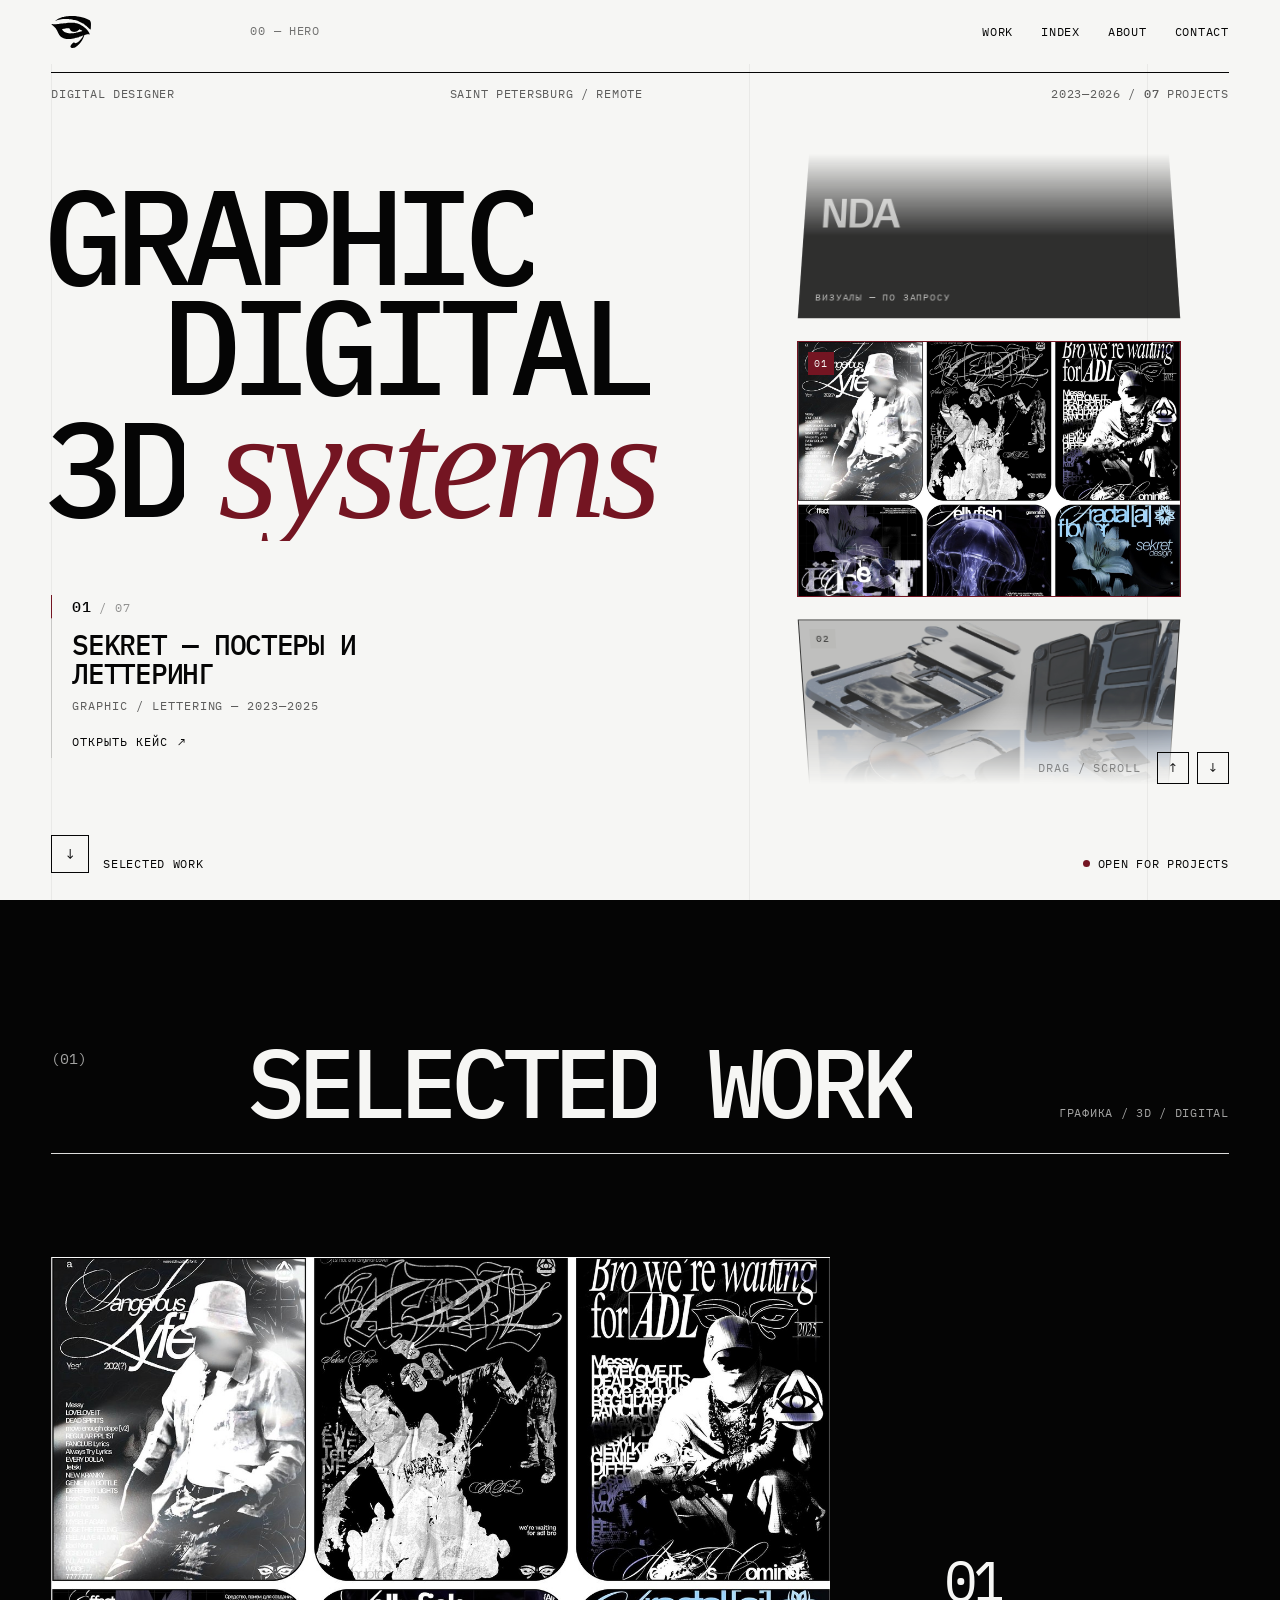
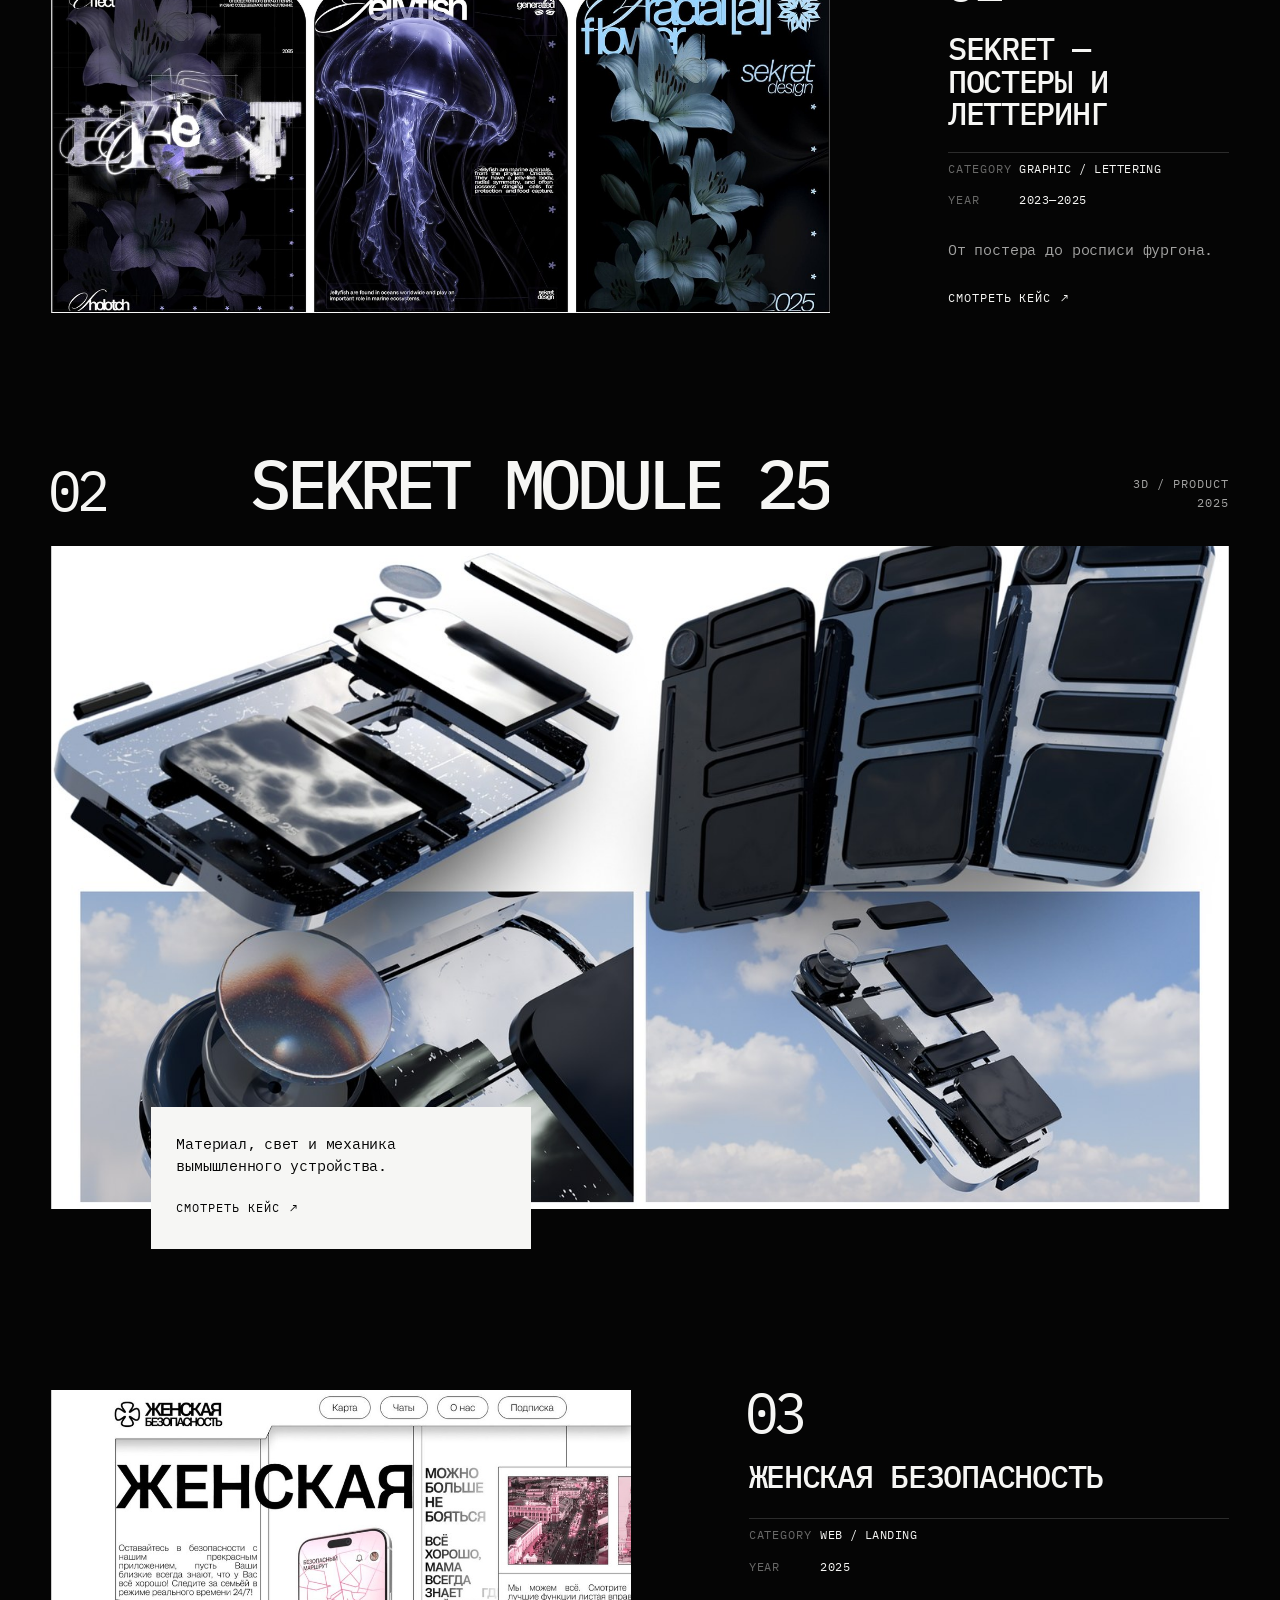
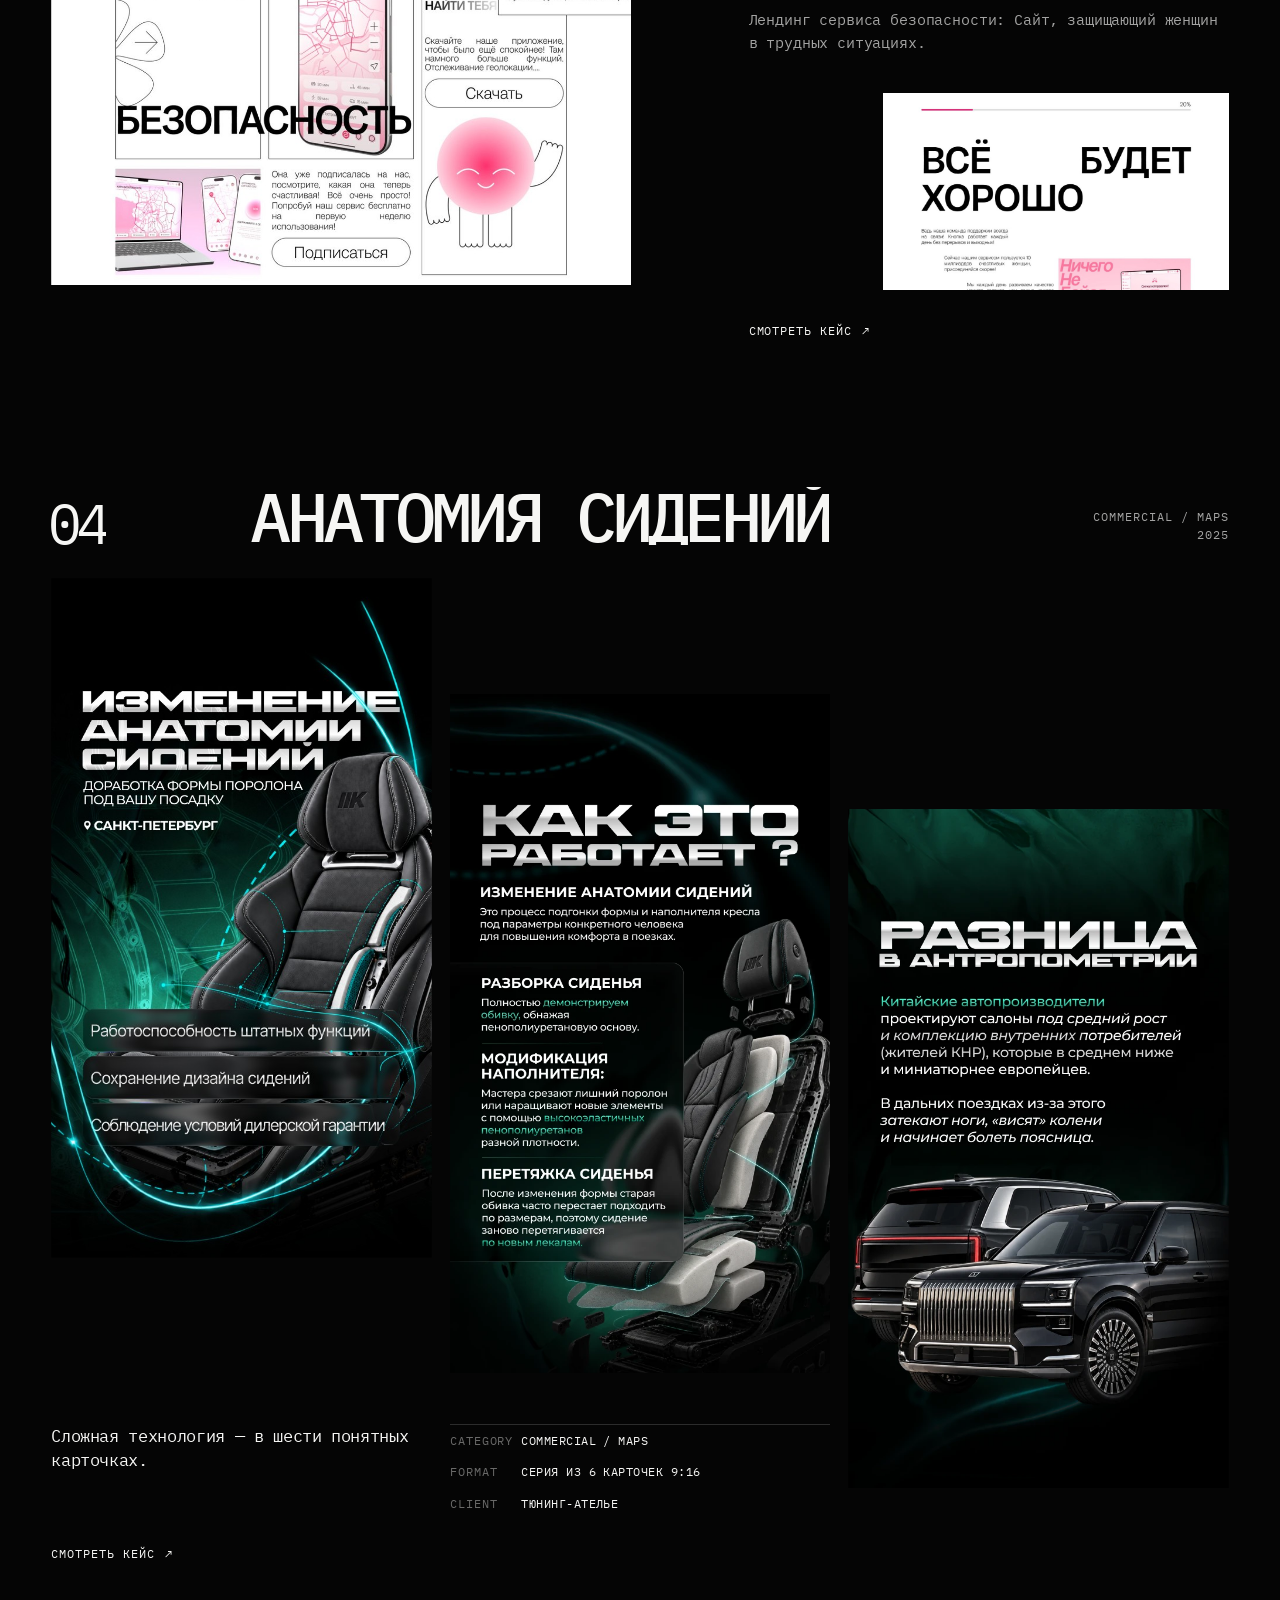
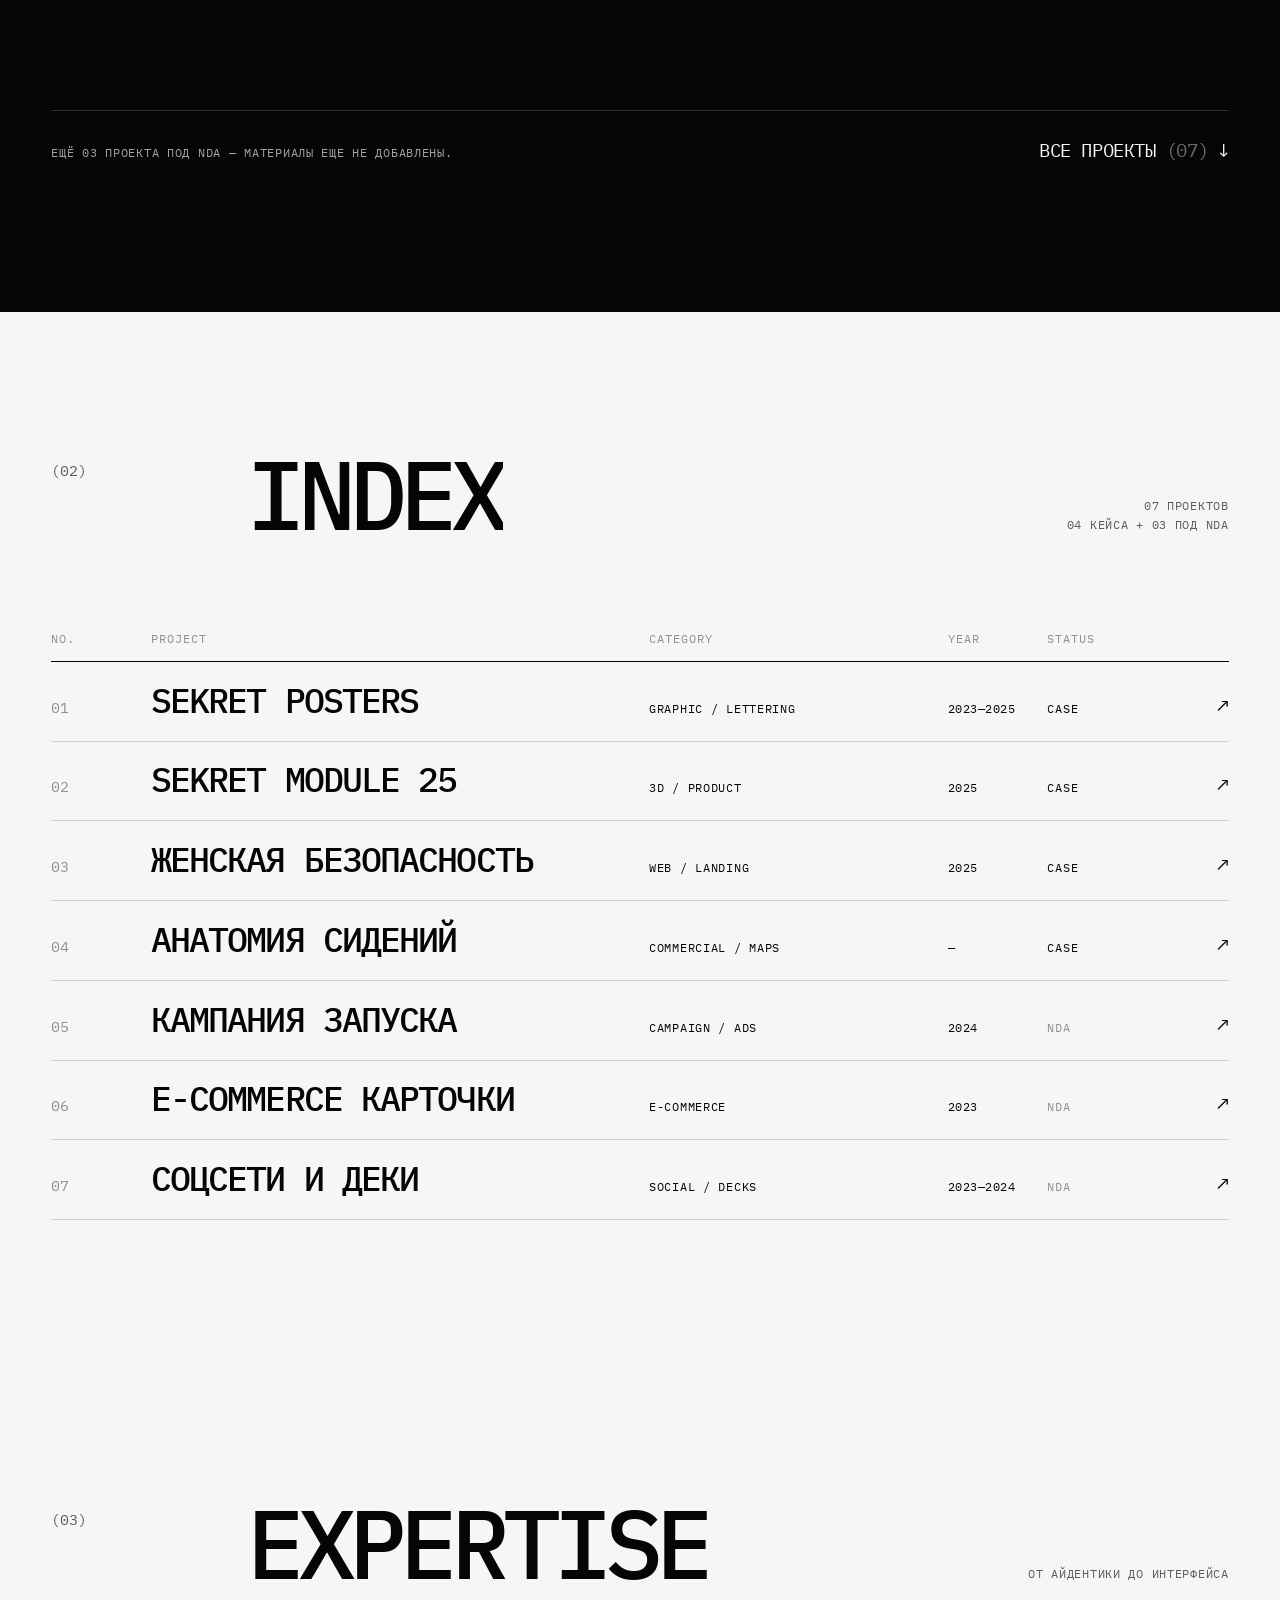
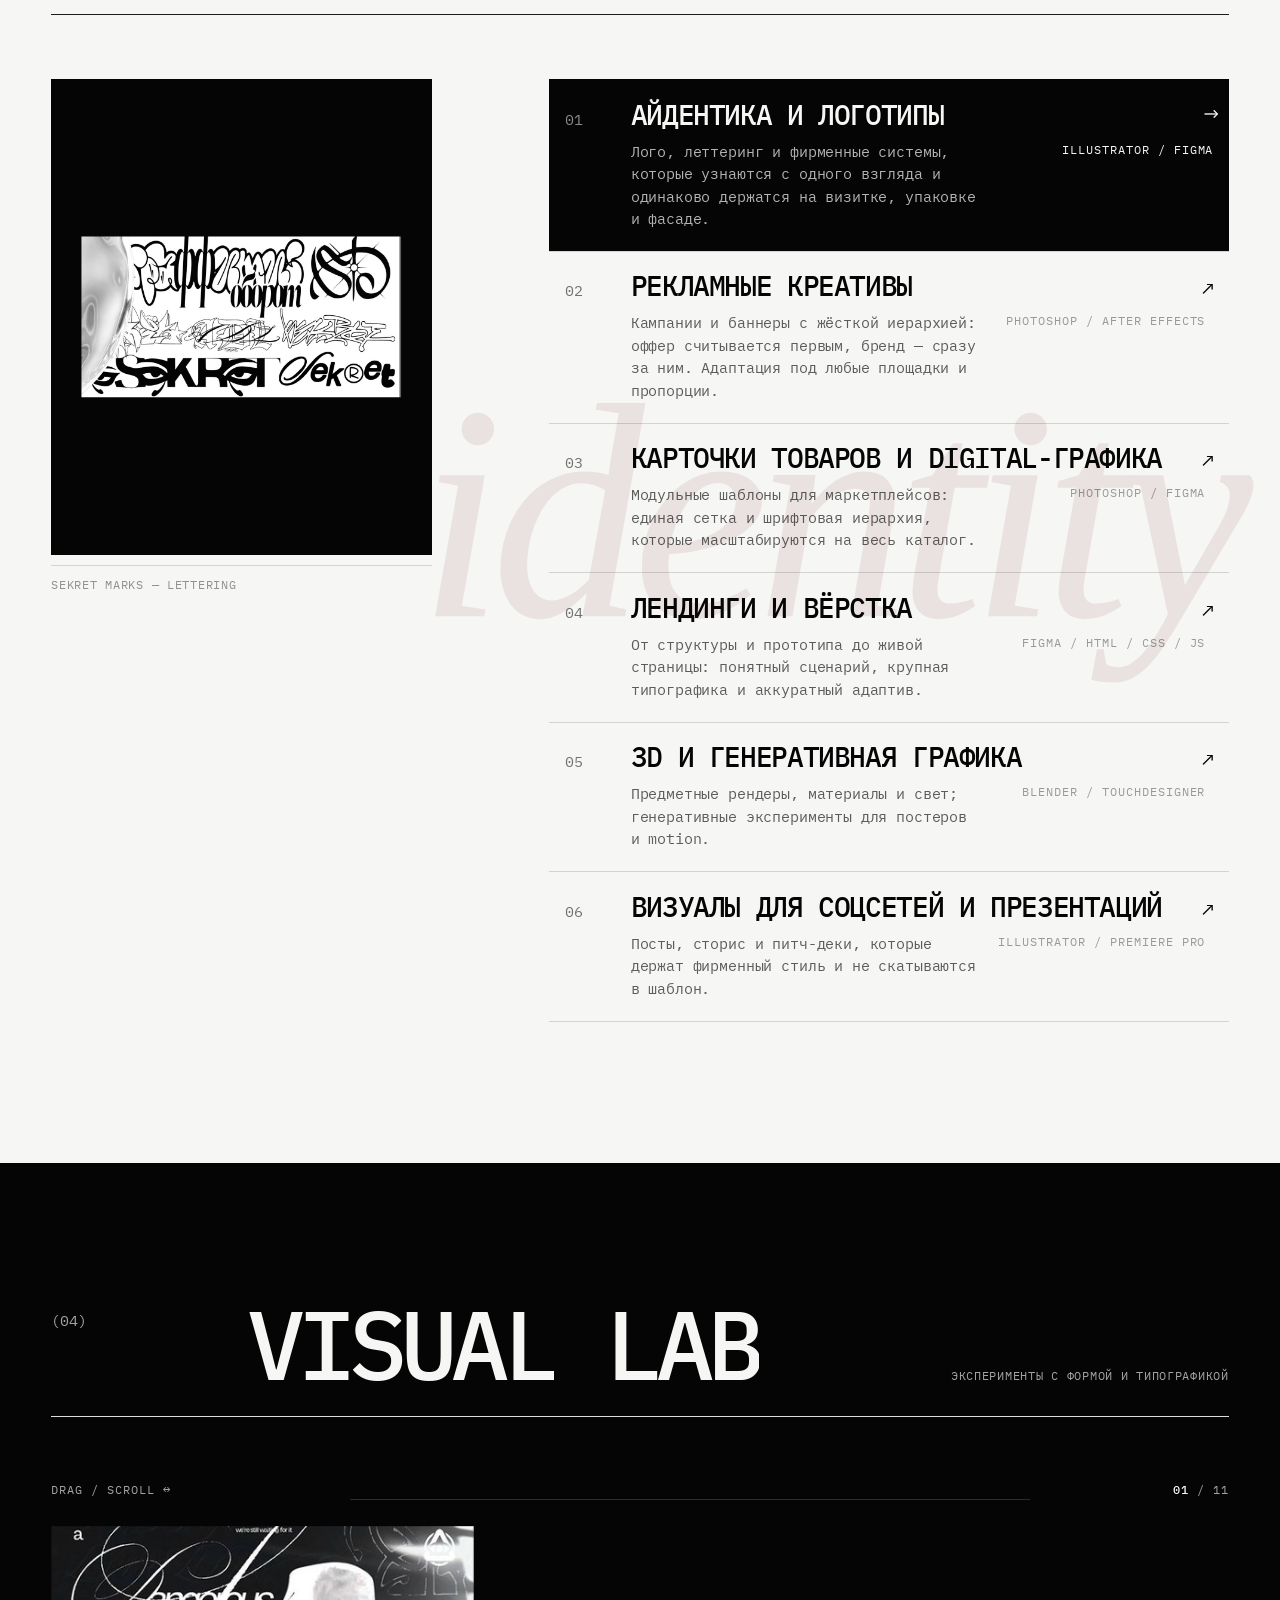
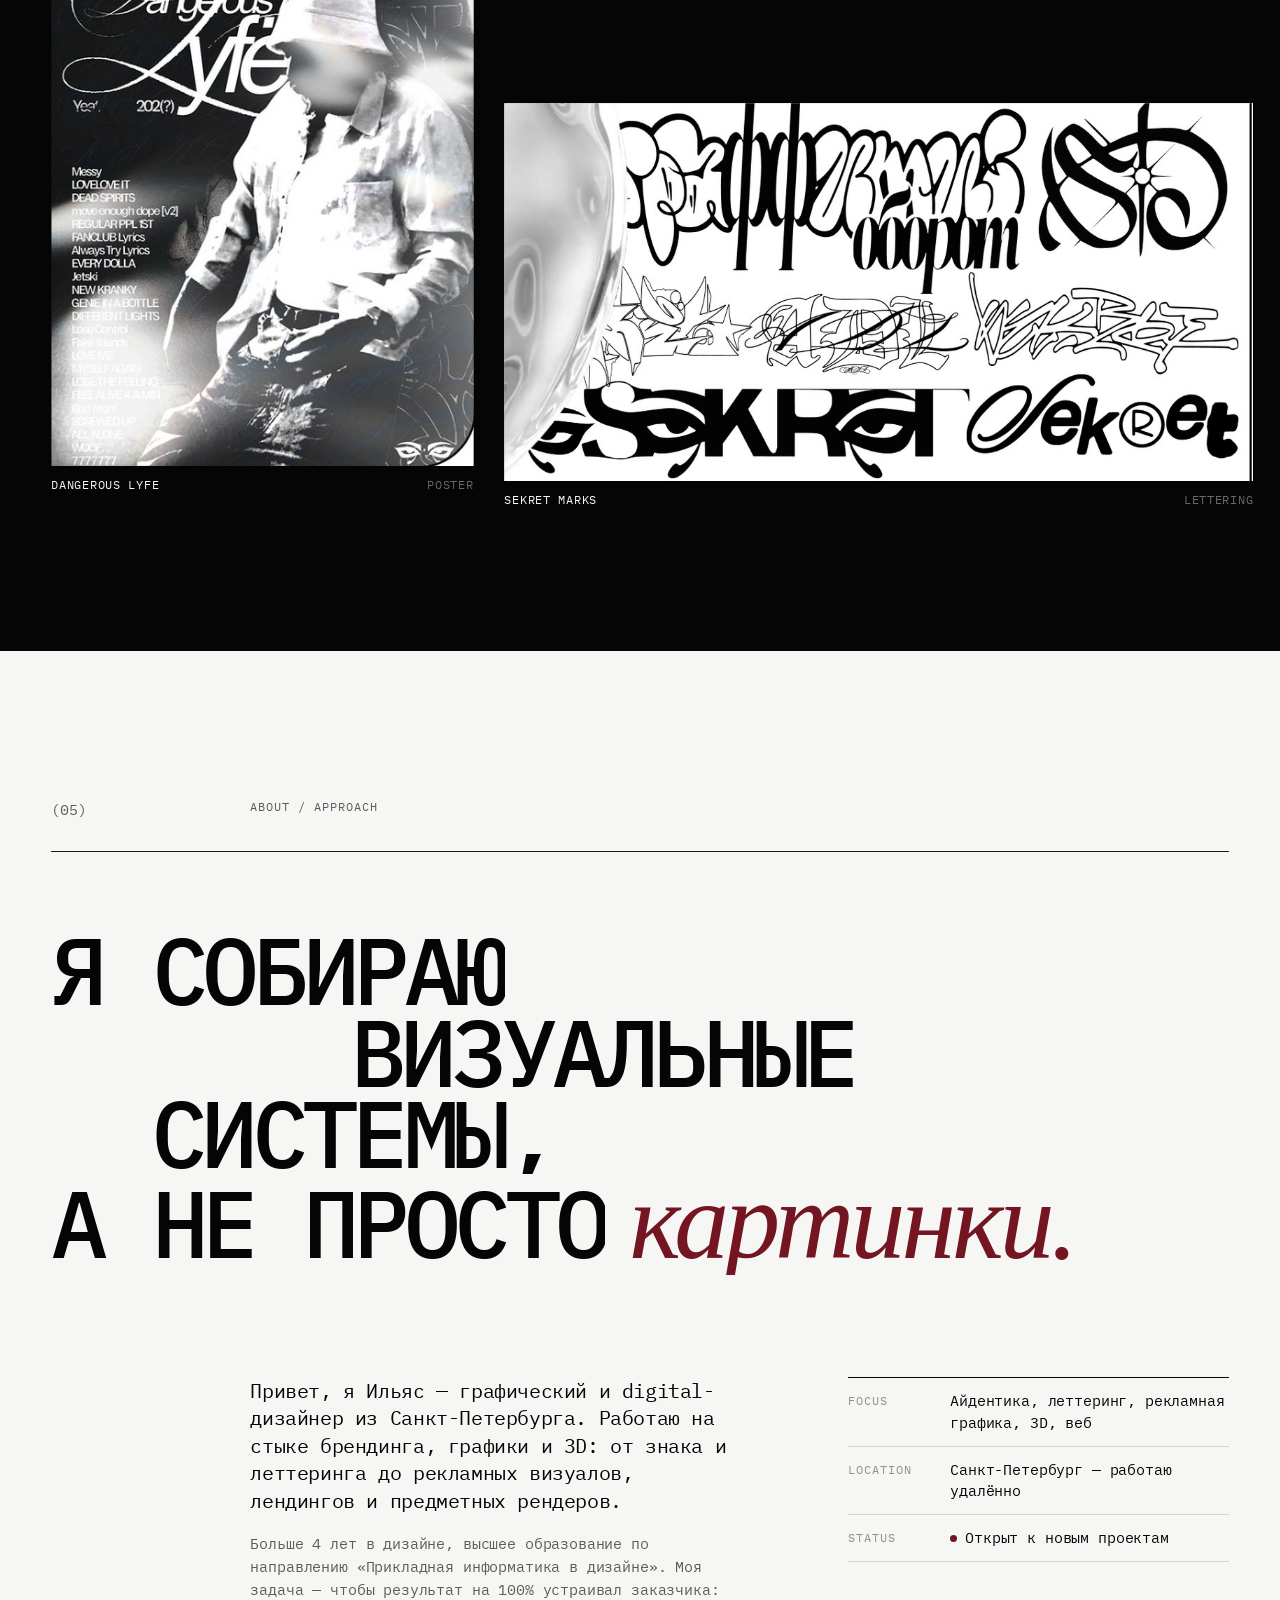
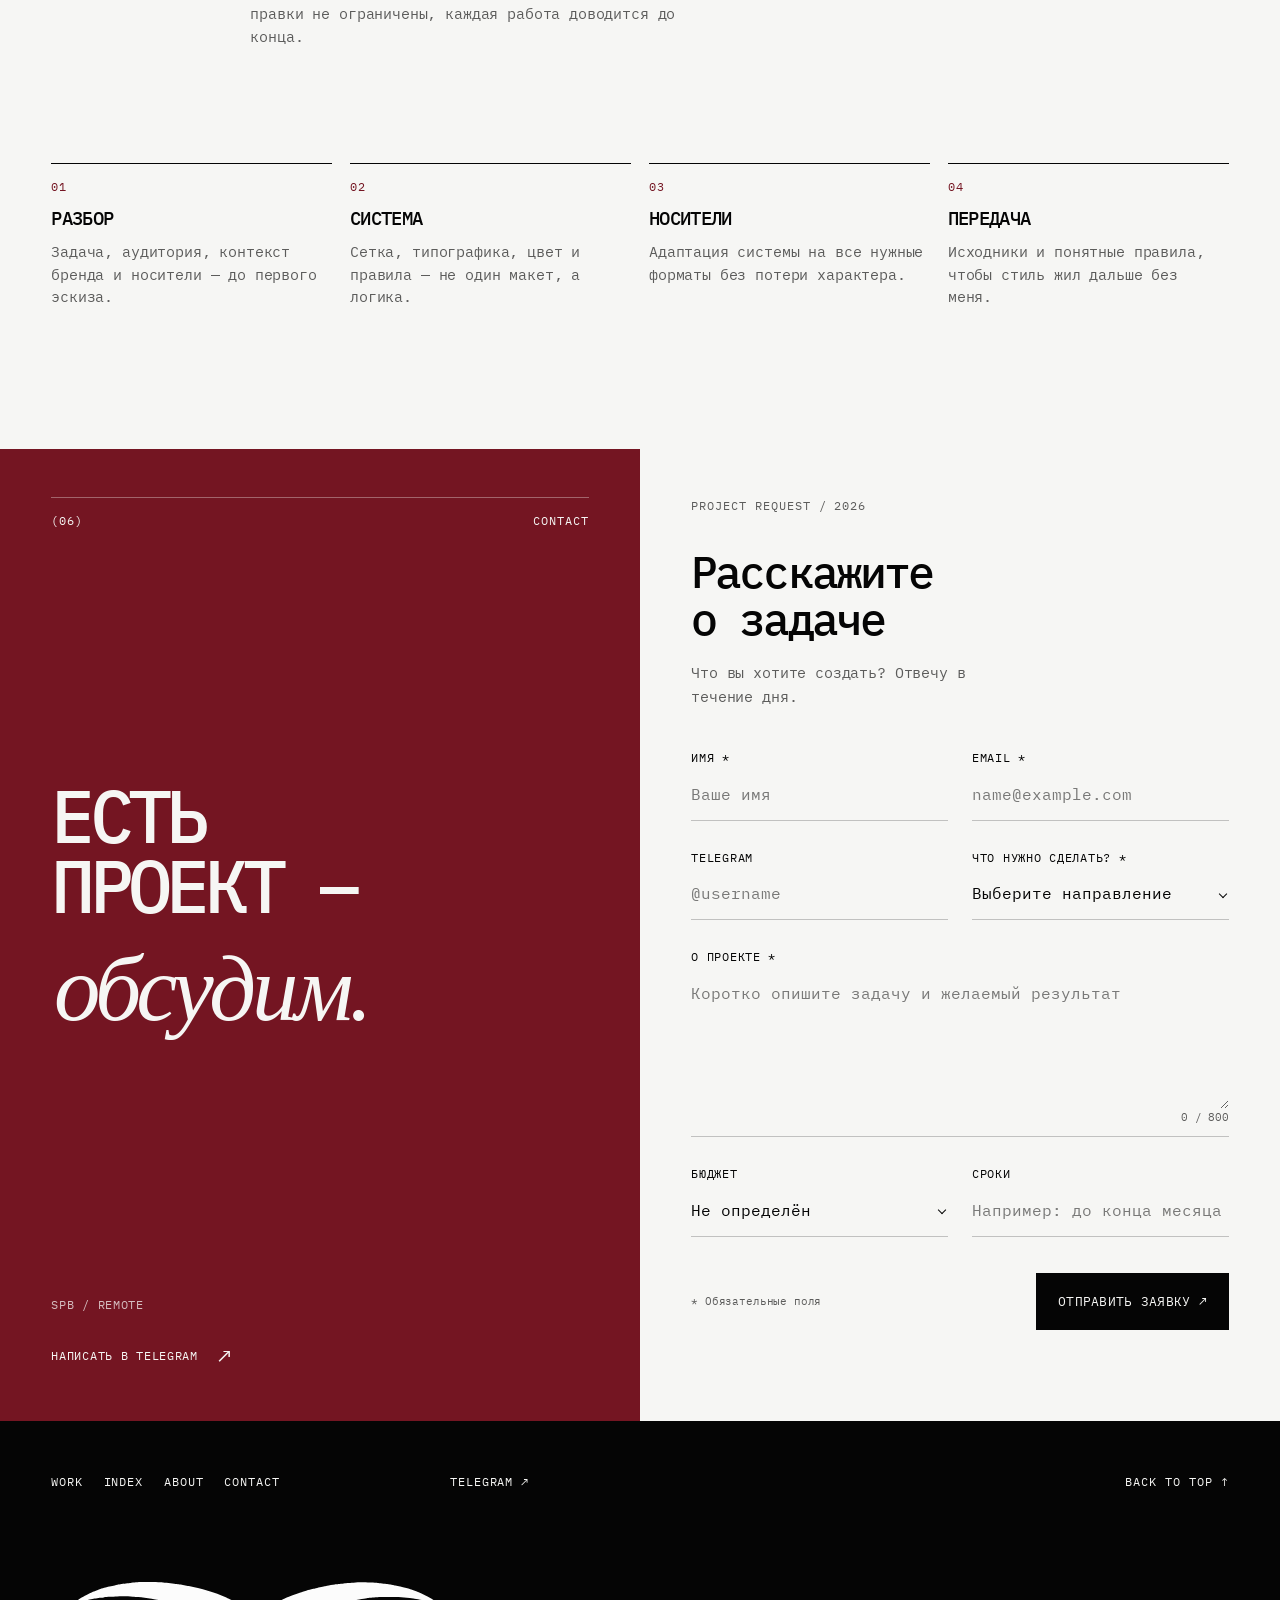
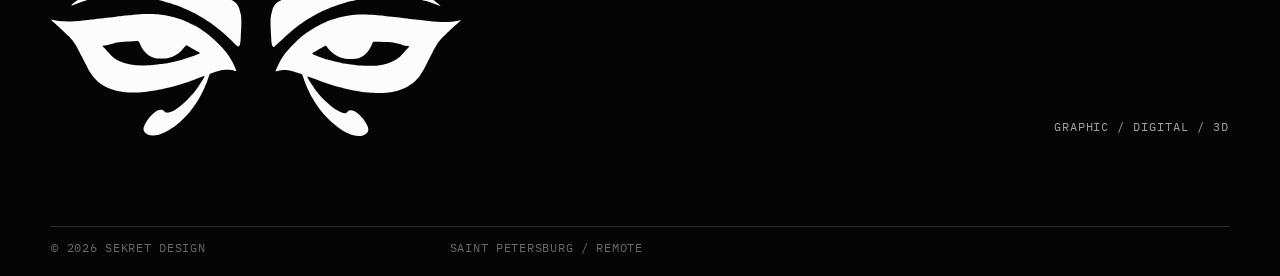
<file: index.html>
<!DOCTYPE html>
<html lang="ru">
<head>
<meta charset="UTF-8">
<meta name="viewport" content="width=device-width, initial-scale=1.0">
<title>SEKRET® — графический и digital-дизайнер</title>
<meta name="description" content="SEKRET® — графический и digital-дизайнер из Санкт-Петербурга: айдентика, леттеринг, рекламные визуалы, 3D и лендинги.">
<meta name="theme-color" content="#F6F6F4">
<link rel="icon" type="image/svg+xml" href="assets/sekret_main_logo_half.svg">
<script>document.documentElement.classList.add('js');</script>
<link rel="preconnect" href="https://fonts.googleapis.com">
<link rel="preconnect" href="https://fonts.gstatic.com" crossorigin>
<link href="https://fonts.googleapis.com/css2?family=IBM+Plex+Mono:ital,wght@0,300;0,400;0,500;0,600;1,400&display=swap" rel="stylesheet">
<link rel="preload" as="image" href="assets/work/posters-grid.jpg">
<link rel="stylesheet" href="styles/style.css">
<link rel="stylesheet" href="styles/contact-form.css">
</head>
<body class="page-home">

<a class="skip" href="#work">Перейти к работам</a>

<!-- Шторка: лоадер при первом входе + переход между страницами -->
<div class="curtain" id="curtain" aria-hidden="true">
  <div class="site-shell grid-12 curtain-inner">
    <span class="cu-label" id="cuLabel">SEKRET®</span>
    <span class="cu-title" id="cuTitle">Graphic systems</span>
    <span class="cu-count" id="cuCount">000</span>
  </div>
</div>

<!-- ============ HEADER ============ -->
<header class="hdr" id="hdr">
  <div class="site-shell grid-12 hdr-row">
    <a class="hdr-brand" href="index.html#top" aria-label="SEKRET — на главную"><img class="brand-symbol" src="assets/sekret_main_logo_half.svg" alt="SEKRET" width="951" height="772"></a>
    <p class="hdr-section" aria-hidden="true"><span id="hdrSection">00 — Hero</span></p>
    <nav class="hdr-nav" aria-label="Основная навигация">
      <a href="index.html#work">Work</a>
      <a href="index.html#index">Index</a>
      <a href="index.html#about">About</a>
      <a href="index.html#contact">Contact</a>
    </nav>
    <button class="hdr-menu" id="menuBtn" aria-expanded="false" aria-controls="menu">Menu</button>
  </div>
  <i class="hdr-progress" id="progress" aria-hidden="true"></i>
</header>

<nav class="menu" id="menu" aria-label="Мобильное меню" hidden>
  <div class="site-shell menu-inner">
    <a href="index.html#work"><span>01</span>Work</a>
    <a href="index.html#index"><span>02</span>Index</a>
    <a href="index.html#about"><span>05</span>About</a>
    <a href="index.html#contact"><span>06</span>Contact</a>
    <p class="menu-foot">Санкт-Петербург — удалённо<br><a href="https://t.me/sekretiktg" target="_blank" rel="noopener noreferrer">Telegram ↗</a></p>
  </div>
</nav>

<main id="main">

  <!-- ============ 00 / HERO — Rotary Case Index ============ -->
  <section class="hero" id="top" data-theme="light" data-label="00 — Hero">
    <div class="hero-stage" id="heroStage">

      <div class="hero-cols site-shell grid-12" aria-hidden="true">
        <i></i><i></i><i></i><i></i><i></i><i></i><i></i><i></i><i></i><i></i><i></i><i></i>
      </div>

      <div class="hero-inner site-shell">
        <div class="hero-top grid-12">
          <p class="ht-meta ht-meta--a"><span>digital designer</span></p>
          <p class="ht-meta ht-meta--c"><span>Saint Petersburg / Remote</span></p>
          <p class="ht-meta ht-meta--d"><span>2023—2026 / <b id="projectCount">07</b> projects</span></p>
        </div>

        <div class="hero-main grid-12">
          <div class="hero-left">
            <h1 class="hero-title" id="heroTitle" aria-label="Graphic, digital, 3D systems">
              <span class="htl htl--1" aria-hidden="true"><span class="lm"><span class="li">Graphic</span></span></span>
              <span class="htl htl--2" aria-hidden="true"><span class="lm"><span class="li">Digital</span></span></span>
              <span class="htl htl--3" aria-hidden="true"><span class="lm"><span class="li">3D</span></span><span class="lm lm--serif"><em class="li">systems</em></span></span>
            </h1>

            <div class="hero-case" id="heroCase">
              <span class="hc-line" aria-hidden="true"><i id="hcProgress"></i></span>
              <p class="hc-count"><span class="hc-swap" data-swap="no"><span class="sw">01</span></span><span class="hc-total"> / <span id="hcTotal">07</span></span></p>
              <h2 class="hc-title"><span class="hc-swap" data-swap="title"><span class="sw">Sekret — постеры и леттеринг</span></span></h2>
              <p class="hc-cat"><span class="hc-swap" data-swap="cat"><span class="sw">Graphic / Lettering — 2023—2025</span></span></p>
              <a class="case-link hc-link" id="hcLink" href="project-1.html">Открыть кейс <b>↗</b></a>
            </div>
          </div>

          <div class="wheel" id="wheel" tabindex="0" data-cursor="dragv" role="group" aria-roledescription="carousel" aria-label="Кейсы: перетащите вверх или вниз, используйте стрелки или колесо мыши">
            <div class="wheel-stage" id="wheelStage">
              <div class="wheel-drum" id="wheelDrum">
                <!-- статичная обложка без JS; с JS барабан строится из scripts/projects.js -->
                <a class="wc is-active" href="project-1.html" aria-label="01 — Sekret — постеры и леттеринг"><span class="wc-media fit"><span class="crop" style="--sw:1800;--sh:1350;--x:186;--y:73;--w:1428;--h:952"><img src="assets/work/posters-grid.jpg" alt=""></span></span><span class="wc-no">01</span></a>
              </div>
            </div>
            <div class="wheel-ui">
              <span class="wu-hint"><span class="wu-d">Drag / scroll</span><span class="wu-m">Swipe</span></span>
              <button class="wu-btn" type="button" data-step="-1" aria-label="Предыдущий кейс">↑</button>
              <button class="wu-btn" type="button" data-step="1" aria-label="Следующий кейс">↓</button>
            </div>
          </div>
        </div>

        <div class="hero-foot grid-12">
          <a class="hero-cue" href="#work"><span class="cue-arrow" aria-hidden="true">↓</span><span>Selected work</span></a>
          <p class="hero-avail"><span class="dot" aria-hidden="true"></span>Open for projects</p>
        </div>
      </div>

      <div class="hero-veil" aria-hidden="true"></div>
    </div>
  </section>

  <!-- ============ 01 / SELECTED WORK ============ -->
  <section class="selected" id="work" data-theme="dark" data-label="01 — Work">

    <header class="sec-head site-shell grid-12">
      <p class="sec-num" data-reveal="text"><span class="lm"><span class="li">(01)</span></span></p>
      <h2 class="sec-title" data-reveal="text"><span class="lm"><span class="li">Selected</span></span> <span class="lm"><span class="li">work</span></span></h2>
      <p class="sec-meta" data-reveal="fade">Графика / 3D / Digital</p>
      <i class="sec-rule" data-reveal="line"></i>
    </header>

    <!-- CASE 01 — media 8 cols + info 3 cols -->
    <article class="case case--a site-shell grid-12">
      <a class="case-media" href="project-1.html" data-cursor="view" aria-label="Открыть кейс: Sekret — постеры и леттеринг">
        <span class="case-frame" data-reveal="media">
          <span class="crop" style="--sw:1800;--sh:1350;--x:186;--y:73;--w:1428;--h:1204"><img src="assets/work/posters-grid.jpg" alt="Серия из шести постеров Sekret Design: Dangerous Lyfe, ADL, Effect, Jellyfish, Fractal flower" loading="lazy"></span>
        </span>
        <span class="case-overlay">
          <span class="co-tag">Арт-дирекшн · типографика · леттеринг</span>
          <span class="co-cta">View project <b>↗</b></span>
        </span>
      </a>
      <div class="case-info">
        <span class="case-no" data-reveal="text"><span class="lm"><span class="li">01</span></span></span>
        <h3 class="case-title"><a href="project-1.html">Sekret — постеры и леттеринг</a></h3>
        <dl class="case-meta">
          <div><dt>Category</dt><dd>Graphic / Lettering</dd></div>
          <div><dt>Year</dt><dd>2023—2025</dd></div>
        </dl>
        <p class="case-statement">От постера до росписи фургона.</p>
        <a class="case-link" href="project-1.html">Смотреть кейс <b>↗</b></a>
      </div>
    </article>

    <!-- CASE 02 — full-width media + floating caption -->
    <article class="case case--b site-shell grid-12">
      <div class="case-headline">
        <span class="case-no" data-reveal="text"><span class="lm"><span class="li">02</span></span></span>
        <h3 class="case-title case-title--xl" data-reveal="text"><span class="lm"><span class="li"><a href="project-4.html">Sekret Module 25</a></span></span></h3>
        <p class="case-kicker">3D / Product<br>2025</p>
      </div>
      <a class="case-media" href="project-4.html" data-cursor="view" aria-label="Открыть кейс: Sekret Module 25">
        <span class="case-frame" data-reveal="media">
          <span class="crop" style="--sw:1800;--sh:1027;--x:150;--y:116;--w:1500;--h:845"><img src="assets/work/3d-cover.jpg" alt="Модульное складное устройство Sekret Module 25: разборная схема, три стадии складывания и крупные планы на фоне неба" loading="lazy"></span>
        </span>
        <span class="case-overlay">
          <span class="co-tag">Моделирование · материалы · свет · анимация</span>
          <span class="co-cta">View project <b>↗</b></span>
        </span>
      </a>
      <div class="case-float">

        <p class="cf-text">Материал, свет и механика вымышленного устройства.</p>
        <a class="case-link" href="project-4.html">Смотреть кейс <b>↗</b></a>
      </div>
    </article>

    <!-- CASE 03 — sticky media + scrolling story -->
    <article class="case case--c site-shell grid-12">
      <div class="case-sticky">
        <a class="case-media" href="project-5.html" data-cursor="view" aria-label="Открыть кейс: Женская безопасность">
          <span class="case-frame" data-reveal="media">
            <span class="crop" style="--sw:1100;--sh:1037;--x:0;--y:0;--w:1100;--h:940"><img src="assets/work/landing-cover.jpg" alt="Первый экран лендинга «Женская безопасность»: крупная типографика, смартфон с картой безопасного маршрута" loading="lazy"></span>
          </span>
          <span class="case-overlay">
            <span class="co-tag">UX-структура · веб-дизайн</span>
            <span class="co-cta">View project <b>↗</b></span>
          </span>
        </a>
      </div>
      <div class="case-story">
        <span class="case-no" data-reveal="text"><span class="lm"><span class="li">03</span></span></span>
        <h3 class="case-title"><a href="project-5.html">Женская безопасность</a></h3>
        <dl class="case-meta">
          <div><dt>Category</dt><dd>Web / Landing</dd></div>
          <div><dt>Year</dt><dd>2025</dd></div>
        </dl>
        <p class="case-statement">Лендинг сервиса безопасности: Сайт, защищающий женщин в трудных ситуациях.</p>
        <div class="case-aux"><div data-reveal="media">
          <span class="crop" style="--sw:1100;--sh:917;--x:0;--y:290;--w:1100;--h:627"><img src="assets/work/landing-02.jpg" alt="Блок лендинга «Всё будет хорошо» с крупной типографикой" loading="lazy"></span>
        </div></div>
        <a class="case-link" href="project-5.html">Смотреть кейс <b>↗</b></a>
      </div>
    </article>

    <!-- CASE 04 — triptych of vertical cards -->
    <article class="case case--d site-shell grid-12">
      <div class="case-headline">
        <span class="case-no" data-reveal="text"><span class="lm"><span class="li">04</span></span></span>
        <h3 class="case-title case-title--xl" data-reveal="text"><span class="lm"><span class="li"><a href="project-7.html">Анатомия сидений</a></span></span></h3>
        <p class="case-kicker">Commercial / Maps<br>2025</p>
      </div>
      <div class="tri">
        <a class="case-media tri-card tri-card--1" href="project-7.html" data-cursor="view" aria-label="Открыть кейс: Анатомия сидений — обложка серии">
          <span class="case-frame" data-reveal="media"><img src="assets/work/tuning/1.jpg" alt="Карточка «Изменение анатомии сидений»: металлическая типографика и рендер кресла" width="650" height="1160" loading="lazy"></span>
          <span class="case-overlay"><span class="co-tag">Карточка 01 — обложка</span><span class="co-cta">View project <b>↗</b></span></span>
        </a>
        <a class="case-media tri-card tri-card--2" href="project-7.html" data-cursor="view" aria-label="Открыть кейс: Анатомия сидений — как это работает">
          <span class="case-frame" data-reveal="media"><img src="assets/work/tuning/3.webp" alt="Карточка «Как это работает?»: разобранный рендер кресла и три шага процесса" width="650" height="1160" loading="lazy"></span>
          <span class="case-overlay"><span class="co-tag">Карточка 03 — процесс</span><span class="co-cta">View project <b>↗</b></span></span>
        </a>
        <a class="case-media tri-card tri-card--3" href="project-7.html" data-cursor="view" aria-label="Открыть кейс: Анатомия сидений — разница в антропометрии">
          <span class="case-frame" data-reveal="media"><img src="assets/work/tuning/6.webp" alt="Карточка «Разница в антропометрии» с автомобилями" width="650" height="1160" loading="lazy"></span>
          <span class="case-overlay"><span class="co-tag">Карточка 06 — контекст</span><span class="co-cta">View project <b>↗</b></span></span>
        </a>
      </div>
      <div class="tri-info">
        <p class="tri-statement" data-reveal="fade">Сложная технология — в шести понятных карточках.</p>
        <dl class="case-meta tri-meta">
          <div><dt>Category</dt><dd>Commercial / Maps</dd></div>
          <div><dt>Format</dt><dd>Серия из 6 карточек 9:16</dd></div>
          <div><dt>Client</dt><dd>Тюнинг-ателье</dd></div>
        </dl>
        <a class="case-link tri-link" href="project-7.html">Смотреть кейс <b>↗</b></a>
      </div>
    </article>

    <div class="selected-end site-shell grid-12">
      <p class="se-note">Ещё 03 проекта под NDA — материалы еще не добавлены.</p>
      <a class="se-link" href="#index">Все проекты <span>(07)</span> <b>↓</b></a>
    </div>
  </section>

  <!-- ============ 02 / PROJECT INDEX ============ -->
  <section class="index" id="index" data-theme="light" data-label="02 — Index">
    <header class="sec-head site-shell grid-12">
      <p class="sec-num" data-reveal="text"><span class="lm"><span class="li">(02)</span></span></p>
      <h2 class="sec-title" data-reveal="text"><span class="lm"><span class="li">Index</span></span></h2>
      <p class="sec-meta" data-reveal="fade"><span id="ixCount">07</span> проектов<br>04 кейса + 03 под NDA</p>
      <i class="sec-rule" data-reveal="line"></i>
    </header>

    <div class="site-shell">
      <div class="ix-head grid-12" aria-hidden="true">
        <span class="ix-c-no">No.</span>
        <span class="ix-c-title">Project</span>
        <span class="ix-c-cat">Category</span>
        <span class="ix-c-year">Year</span>
        <span class="ix-c-status">Status</span>
      </div>
      <ol class="ix-list" id="ixList"><!-- строится из scripts/projects.js --></ol>
    </div>

    <div class="ix-preview" id="ixPreview" aria-hidden="true"></div>
  </section>

  <!-- ============ 03 / EXPERTISE ============ -->
  <section class="xp" id="expertise" data-theme="light" data-label="03 — Expertise">
    <header class="sec-head site-shell grid-12">
      <p class="sec-num" data-reveal="text"><span class="lm"><span class="li">(03)</span></span></p>
      <h2 class="sec-title" data-reveal="text"><span class="lm"><span class="li">Expertise</span></span></h2>
      <p class="sec-meta" data-reveal="fade">От айдентики до интерфейса</p>
      <i class="sec-rule" data-reveal="line"></i>
    </header>

    <div class="xp-body site-shell grid-12">
      <span class="xp-word" id="xpWord" aria-hidden="true">identity</span>

      <aside class="xp-aside" aria-hidden="true">
        <div class="xp-preview" id="xpPreview">
          <span class="frame is-active crop" style="--sw:1400;--sh:646;--x:330;--y:0;--w:1070;--h:540"><img src="assets/work/sekret-cluster.jpg" alt=""></span>
          <span class="frame crop" style="--sw:1800;--sh:1350;--x:1150;--y:77;--w:460;--h:588"><img src="assets/work/posters-grid.jpg" alt=""></span>
          <span class="frame crop" style="--sw:900;--sh:684;--x:0;--y:0;--w:900;--h:592"><img src="assets/work/3d-folded.jpg" alt=""></span>
          <span class="frame crop" style="--sw:1100;--sh:1037;--x:0;--y:0;--w:1100;--h:940"><img src="assets/work/landing-cover.jpg" alt=""></span>
          <span class="frame crop" style="--sw:984;--sh:516;--x:48;--y:0;--w:936;--h:414"><img src="assets/work/3d-lens.jpg" alt=""></span>
          <span class="frame crop" style="--sw:1800;--sh:1350;--x:1150;--y:685;--w:460;--h:588"><img src="assets/work/posters-grid.jpg" alt=""></span>
        </div>
        <p class="xp-caption"><span id="xpCaption">Sekret marks — lettering</span></p>
      </aside>

      <ol class="xp-list" id="xpList">
        <li class="xp-row is-active" data-word="identity" data-caption="Sekret marks — lettering">
          <button class="xp-head" type="button" aria-expanded="false"><span class="xp-no">01</span><span class="xp-name">Айдентика и логотипы</span><span class="xp-icon" aria-hidden="true"></span></button>
          <div class="xp-detail"><div class="xp-detail-in">
            <p class="xp-desc">Лого, леттеринг и фирменные системы, которые узнаются с одного взгляда и одинаково держатся на визитке, упаковке и фасаде.</p>
            <p class="xp-tools">Illustrator / Figma</p>
          </div></div>
        </li>
        <li class="xp-row" data-word="campaign" data-caption="Bro we're waiting for ADL — poster">
          <button class="xp-head" type="button" aria-expanded="false"><span class="xp-no">02</span><span class="xp-name">Рекламные креативы</span><span class="xp-icon" aria-hidden="true"></span></button>
          <div class="xp-detail"><div class="xp-detail-in">
            <p class="xp-desc">Кампании и баннеры с жёсткой иерархией: оффер считывается первым, бренд — сразу за ним. Адаптация под любые площадки и пропорции.</p>
            <p class="xp-tools">Photoshop / After Effects</p>
          </div></div>
        </li>
        <li class="xp-row" data-word="commerce" data-caption="Sekret Module 25 — product render">
          <button class="xp-head" type="button" aria-expanded="false"><span class="xp-no">03</span><span class="xp-name">Карточки товаров и digital-графика</span><span class="xp-icon" aria-hidden="true"></span></button>
          <div class="xp-detail"><div class="xp-detail-in">
            <p class="xp-desc">Модульные шаблоны для маркетплейсов: единая сетка и шрифтовая иерархия, которые масштабируются на весь каталог.</p>
            <p class="xp-tools">Photoshop / Figma</p>
          </div></div>
        </li>
        <li class="xp-row" data-word="interface" data-caption="Женская безопасность — landing">
          <button class="xp-head" type="button" aria-expanded="false"><span class="xp-no">04</span><span class="xp-name">Лендинги и вёрстка</span><span class="xp-icon" aria-hidden="true"></span></button>
          <div class="xp-detail"><div class="xp-detail-in">
            <p class="xp-desc">От структуры и прототипа до живой страницы: понятный сценарий, крупная типографика и аккуратный адаптив.</p>
            <p class="xp-tools">Figma / HTML / CSS / JS</p>
          </div></div>
        </li>
        <li class="xp-row" data-word="depth" data-caption="Lens study — Blender">
          <button class="xp-head" type="button" aria-expanded="false"><span class="xp-no">05</span><span class="xp-name">3D и генеративная графика</span><span class="xp-icon" aria-hidden="true"></span></button>
          <div class="xp-detail"><div class="xp-detail-in">
            <p class="xp-desc">Предметные рендеры, материалы и свет; генеративные эксперименты для постеров и motion.</p>
            <p class="xp-tools">Blender / TouchDesigner</p>
          </div></div>
        </li>
        <li class="xp-row" data-word="content" data-caption="Fractal [ai] flower — poster">
          <button class="xp-head" type="button" aria-expanded="false"><span class="xp-no">06</span><span class="xp-name">Визуалы для соцсетей и презентаций</span><span class="xp-icon" aria-hidden="true"></span></button>
          <div class="xp-detail"><div class="xp-detail-in">
            <p class="xp-desc">Посты, сторис и питч-деки, которые держат фирменный стиль и не скатываются в шаблон.</p>
            <p class="xp-tools">Illustrator / Premiere Pro</p>
          </div></div>
        </li>
      </ol>
    </div>
  </section>

  <!-- ============ 04 / VISUAL LAB ============ -->
  <section class="lab" id="lab" data-theme="dark" data-label="04 — Lab">
    <header class="sec-head site-shell grid-12">
      <p class="sec-num" data-reveal="text"><span class="lm"><span class="li">(04)</span></span></p>
      <h2 class="sec-title" data-reveal="text"><span class="lm"><span class="li">Visual</span></span> <span class="lm"><span class="li">lab</span></span></h2>
      <p class="sec-meta" data-reveal="fade">Эксперименты с формой и типографикой</p>
      <i class="sec-rule" data-reveal="line"></i>
    </header>

    <div class="lab-bar site-shell grid-12">
      <p class="lab-hint"><span class="lab-hint-d">Drag / scroll</span><span class="lab-hint-m">Swipe</span> ↔</p>
      <p class="lab-count"><b id="labNow">01</b> / <span id="labTotal">11</span></p>
      <span class="lab-progress" aria-hidden="true"><i id="labProgress"></i></span>
    </div>

    <div class="lab-track" id="labTrack" data-cursor="drag" tabindex="0" role="region" aria-label="Visual lab — горизонтальная лента экспериментов">
      <figure class="lab-item lab-item--l lab-item--top">
        <div class="lab-media" data-reveal="media">
          <span class="crop" style="--sw:1800;--sh:1350;--x:190;--y:77;--w:460;--h:588"><img src="assets/work/posters-grid.jpg" alt="Постер Dangerous Lyfe" loading="lazy"></span>
          <span class="lab-alt"><img src="assets/work/poster-adl.jpg" alt="" loading="lazy"></span>
        </div>
        <figcaption>Dangerous Lyfe<em>Poster</em></figcaption>
      </figure>

      <figure class="lab-item lab-item--m lab-item--bottom">
        <div class="lab-media lab-media--paper" data-reveal="media">
          <span class="crop" style="--sw:1400;--sh:646;--x:330;--y:0;--w:1070;--h:540"><img src="assets/work/sekret-cluster.jpg" alt="Кластер леттеринг-знаков Sekret" loading="lazy"></span>
        </div>
        <figcaption>Sekret marks<em>Lettering</em></figcaption>
      </figure>

      <figure class="lab-item lab-item--s lab-item--top">
        <div class="lab-media" data-reveal="media">
          <span class="crop" style="--sw:1800;--sh:1350;--x:670;--y:685;--w:460;--h:588"><img src="assets/work/posters-grid.jpg" alt="Постер Jellyfish" loading="lazy"></span>
        </div>
        <figcaption>Jellyfish<em>AI / Poster</em></figcaption>
      </figure>

      <figure class="lab-item lab-item--m lab-item--center">
        <div class="lab-media" data-reveal="media">
          <span class="crop" style="--sw:984;--sh:516;--x:48;--y:0;--w:936;--h:414"><img src="assets/work/3d-lens.jpg" alt="3D: крупный план линзы" loading="lazy"></span>
          <span class="lab-alt"><img src="assets/work/3d-sky.jpg" alt="" loading="lazy"></span>
        </div>
        <figcaption>Lens study<em>3D / Blender</em></figcaption>
      </figure>

      <figure class="lab-item lab-item--l lab-item--top">
        <div class="lab-media lab-media--paper" data-reveal="media">
          <span class="crop" style="--sw:987;--sh:933;--x:16;--y:0;--w:722;--h:933"><img src="assets/work/truck-lettering.jpg" alt="Леттеринг «Графферство оборот» и роспись фургона" loading="lazy"></span>
        </div>
        <figcaption>Граффити-оборот<em>Lettering / Street</em></figcaption>
      </figure>

      <figure class="lab-item lab-item--s lab-item--bottom">
        <div class="lab-media" data-reveal="media">
          <span class="crop" style="--sw:1800;--sh:1350;--x:190;--y:685;--w:460;--h:588"><img src="assets/work/posters-grid.jpg" alt="Типографический постер Effect" loading="lazy"></span>
        </div>
        <figcaption>Effect<em>Typography</em></figcaption>
      </figure>

      <figure class="lab-item lab-item--l lab-item--center">
        <div class="lab-media lab-media--paper" data-reveal="media">
          <span class="crop" style="--sw:984;--sh:684;--x:0;--y:0;--w:984;--h:588"><img src="assets/work/3d-exploded.jpg" alt="3D: разборная схема устройства" loading="lazy"></span>
          <span class="lab-alt"><img src="assets/work/3d-folded.jpg" alt="" loading="lazy"></span>
        </div>
        <figcaption>Exploded view<em>3D / Product</em></figcaption>
      </figure>

      <figure class="lab-item lab-item--m lab-item--top">
        <div class="lab-media" data-reveal="media">
          <span class="crop" style="--sw:1800;--sh:1350;--x:1150;--y:685;--w:460;--h:588"><img src="assets/work/posters-grid.jpg" alt="Постер Fractal [ai] flower" loading="lazy"></span>
        </div>
        <figcaption>Fractal [ai] flower<em>AI / Poster</em></figcaption>
      </figure>

      <figure class="lab-item lab-item--m lab-item--bottom">
        <div class="lab-media lab-media--paper" data-reveal="media">
          <span class="crop" style="--sw:1100;--sh:917;--x:0;--y:290;--w:1100;--h:627"><img src="assets/work/landing-02.jpg" alt="Интерфейс: блок «Всё будет хорошо»" loading="lazy"></span>
        </div>
        <figcaption>Всё будет хорошо<em>Web / Type</em></figcaption>
      </figure>

      <figure class="lab-item lab-item--s lab-item--center">
        <div class="lab-media" data-reveal="media">
          <span class="crop" style="--sw:1800;--sh:1350;--x:670;--y:77;--w:460;--h:588"><img src="assets/work/posters-grid.jpg" alt="Постер ADL" loading="lazy"></span>
        </div>
        <figcaption>ADL<em>Poster</em></figcaption>
      </figure>

      <figure class="lab-item lab-item--l lab-item--top">
        <div class="lab-media" data-reveal="media">
          <span class="crop" style="--sw:900;--sh:516;--x:0;--y:0;--w:900;--h:414"><img src="assets/work/3d-sky.jpg" alt="3D: устройство на фоне неба" loading="lazy"></span>
        </div>
        <figcaption>Sky render<em>3D / Blender</em></figcaption>
      </figure>
    </div>
  </section>

  <!-- ============ 05 / ABOUT ============ -->
  <section class="about" id="about" data-theme="light" data-label="05 — About">
    <div class="site-shell">
      <div class="about-top grid-12">
        <p class="sec-num" data-reveal="text"><span class="lm"><span class="li">(05)</span></span></p>
        <p class="about-kicker" data-reveal="fade">About / Approach</p>
        <i class="sec-rule" data-reveal="line"></i>
      </div>

      <h2 class="about-statement grid-12" data-reveal="text">
        <span class="as as--1"><span class="lm"><span class="li">Я собираю</span></span></span>
        <span class="as as--2"><span class="lm"><span class="li">визуальные</span></span></span>
        <span class="as as--3"><span class="lm"><span class="li">системы,</span></span></span>
        <span class="as as--4"><span class="lm"><span class="li">а не просто</span></span><span class="lm lm--serif"><em class="li">картинки.</em></span></span>
      </h2>

      <div class="about-body grid-12">
        <div class="about-text" data-reveal="fade">
          <p class="about-lead">Привет, я Ильяс — графический и digital-дизайнер из Санкт-Петербурга. Работаю на стыке брендинга, графики и 3D: от знака и леттеринга до рекламных визуалов, лендингов и предметных рендеров.</p>
          <p>Больше 4 лет в дизайне, высшее образование по направлению «Прикладная информатика в дизайне». Моя задача — чтобы результат на 100% устраивал заказчика: правки не ограничены, каждая работа доводится до конца.</p>
        </div>
        <dl class="about-meta" data-reveal="fade">
          <div><dt>Focus</dt><dd>Айдентика, леттеринг, рекламная графика, 3D, веб</dd></div>
          <div><dt>Location</dt><dd>Санкт-Петербург — работаю удалённо</dd></div>
          <div><dt>Status</dt><dd><span class="dot" aria-hidden="true"></span>Открыт к новым проектам</dd></div>
        </dl>
      </div>

      <ol class="approach grid-12">
        <li data-reveal="fade"><span>01</span><b>Разбор</b>Задача, аудитория, контекст бренда и носители — до первого эскиза.</li>
        <li data-reveal="fade"><span>02</span><b>Система</b>Сетка, типографика, цвет и правила — не один макет, а логика.</li>
        <li data-reveal="fade"><span>03</span><b>Носители</b>Адаптация системы на все нужные форматы без потери характера.</li>
        <li data-reveal="fade"><span>04</span><b>Передача</b>Исходники и понятные правила, чтобы стиль жил дальше без меня.</li>
      </ol>
    </div>
  </section>

  <!-- ============ 06 / CONTACT ============ -->
  <section class="contact" id="contact" data-theme="accent" data-label="06 — Contact">
    <div class="contact-inner">
      <div class="brief-intro">
        <div class="contact-top"><p>(06)</p><p>Contact</p></div>
        <h2 class="contact-title" data-reveal="wipe">
          <span class="ctl ctl--1"><span class="lm"><span class="li">Есть<br>проект —</span></span></span>
          <span class="ctl ctl--2"><span class="lm lm--serif"><em class="li" id="ctWord">обсудим.</em></span></span>
        </h2>
        <div class="brief-intro-foot">
          <p>SPB / Remote</p>
          <a class="brief-alternative" href="https://t.me/sekretiktg" target="_blank" rel="noopener noreferrer">Написать в Telegram <b aria-hidden="true">↗</b></a>
        </div>
      </div>
      <div class="brief-panel" data-theme="light">
        <form class="contact-form" id="contactForm" action="/api/contact" method="post" aria-labelledby="brief-title">
          <p class="brief-caption">Project request / 2026</p>
          <h3 class="brief-title" id="brief-title">Расскажите<br>о задаче</h3>
          <p class="brief-note">Что вы хотите создать? Отвечу в течение дня.</p>
          <fieldset class="brief-fields">
            <legend class="brief-sr">Данные заявки</legend>
            <div class="brief-field"><label for="brief-name">Имя *</label><input id="brief-name" name="name" placeholder="Ваше имя" maxlength="100" aria-describedby="error-name" required minlength="2" autocomplete="name"><span class="brief-error" id="error-name" aria-live="polite"></span></div>
            <div class="brief-field"><label for="brief-email">Email *</label><input id="brief-email" name="email" placeholder="name@example.com" maxlength="254" aria-describedby="error-email" type="email" required autocomplete="email"><span class="brief-error" id="error-email" aria-live="polite"></span></div>
            <div class="brief-field"><label for="brief-telegram">Telegram</label><input id="brief-telegram" name="telegram" placeholder="@username" maxlength="64" aria-describedby="error-telegram" autocomplete="off"><span class="brief-error" id="error-telegram" aria-live="polite"></span></div>
            <div class="brief-field"><label for="brief-service">Что нужно сделать? *</label><select id="brief-service" name="service" aria-describedby="error-service" required><option value="">Выберите направление</option><option value="Брендинг">Брендинг</option><option value="Веб-дизайн">Веб-дизайн</option><option value="Графический дизайн">Графический дизайн</option><option value="3D / Motion">3D / Motion</option><option value="Другое">Другое</option></select><span class="brief-error" id="error-service" aria-live="polite"></span></div>
            <div class="brief-field brief-field--wide"><label for="brief-message">О проекте *</label><textarea id="brief-message" name="message" rows="3" required minlength="20" maxlength="800" placeholder="Коротко опишите задачу и желаемый результат" aria-describedby="error-message brief-count"></textarea><span class="brief-count" id="brief-count">0 / 800</span><span class="brief-error" id="error-message" aria-live="polite"></span></div>
            <div class="brief-field"><label for="brief-budget">Бюджет</label><select id="brief-budget" name="budget" aria-describedby="error-budget" ><option value="Не определён">Не определён</option><option value="до 30 000 ₽">до 30 000 ₽</option><option value="30 000–60 000 ₽">30 000–60 000 ₽</option><option value="60 000 ₽+">60 000 ₽+</option></select><span class="brief-error" id="error-budget" aria-live="polite"></span></div>
            <div class="brief-field"><label for="brief-deadline">Сроки</label><input id="brief-deadline" name="deadline" placeholder="Например: до конца месяца" maxlength="120" aria-describedby="error-deadline" ><span class="brief-error" id="error-deadline" aria-live="polite"></span></div>
          </fieldset>
          <div class="brief-actions">
            <p class="brief-required">* Обязательные поля</p>
            <button class="brief-submit" type="submit" disabled>ОТПРАВИТЬ ЗАЯВКУ ↗</button>
          </div>
          <p class="brief-status" id="brief-status" role="status" aria-live="polite"></p>
          <noscript><p>Для отправки формы включите JavaScript или напишите в Telegram.</p></noscript>
        </form>
      </div>
    </div>
  </section>

</main>

<!-- ============ FOOTER — compact system closure ============ -->
<footer class="footer" data-theme="dark" data-label="06 — Contact">
  <div class="site-shell">
    <div class="footer-top grid-12">
      <nav class="ft-col ft-col--nav" aria-label="Навигация в подвале">
        <a href="index.html#work">Work</a><a href="index.html#index">Index</a><a href="index.html#about">About</a><a href="index.html#contact">Contact</a>
      </nav>
      <div class="ft-col ft-col--social">
        <a href="https://t.me/sekretiktg" target="_blank" rel="noopener noreferrer">Telegram ↗</a>
      </div>
      <a class="ft-top" href="#top">Back to top <b>↑</b></a>
    </div>
    <div class="footer-brand" data-reveal="fade"><img src="assets/sekret_main_logo.svg" alt="SEKRET" width="2046" height="774" loading="lazy"><p>Graphic / Digital / 3D</p></div>
    <div class="footer-bottom grid-12">
      <span>© 2026 Sekret Design</span>
      <span>Saint Petersburg / Remote</span>
    </div>
  </div>
</footer>

<script src="scripts/projects.js"></script>
<script src="scripts/script.js"></script>
<script src="scripts/contact-form.js"></script>
</body>
</html>
</file>
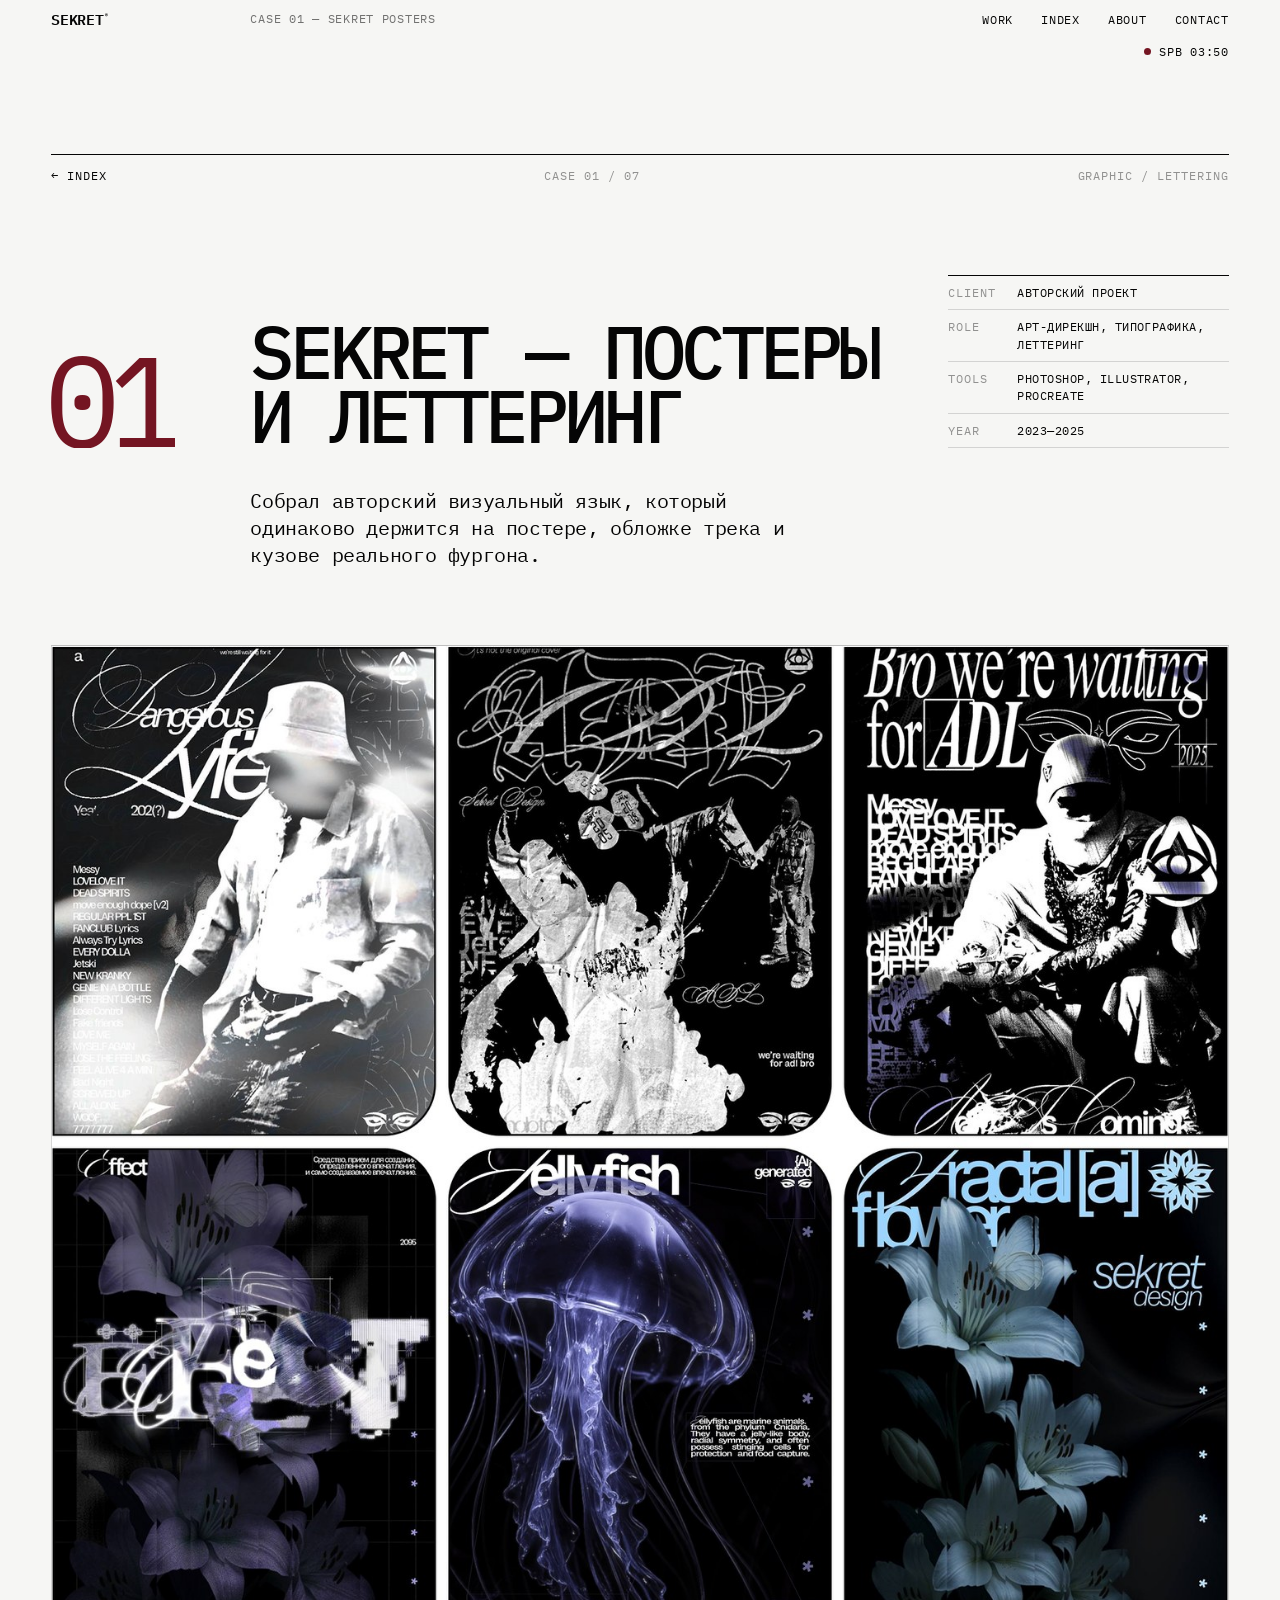
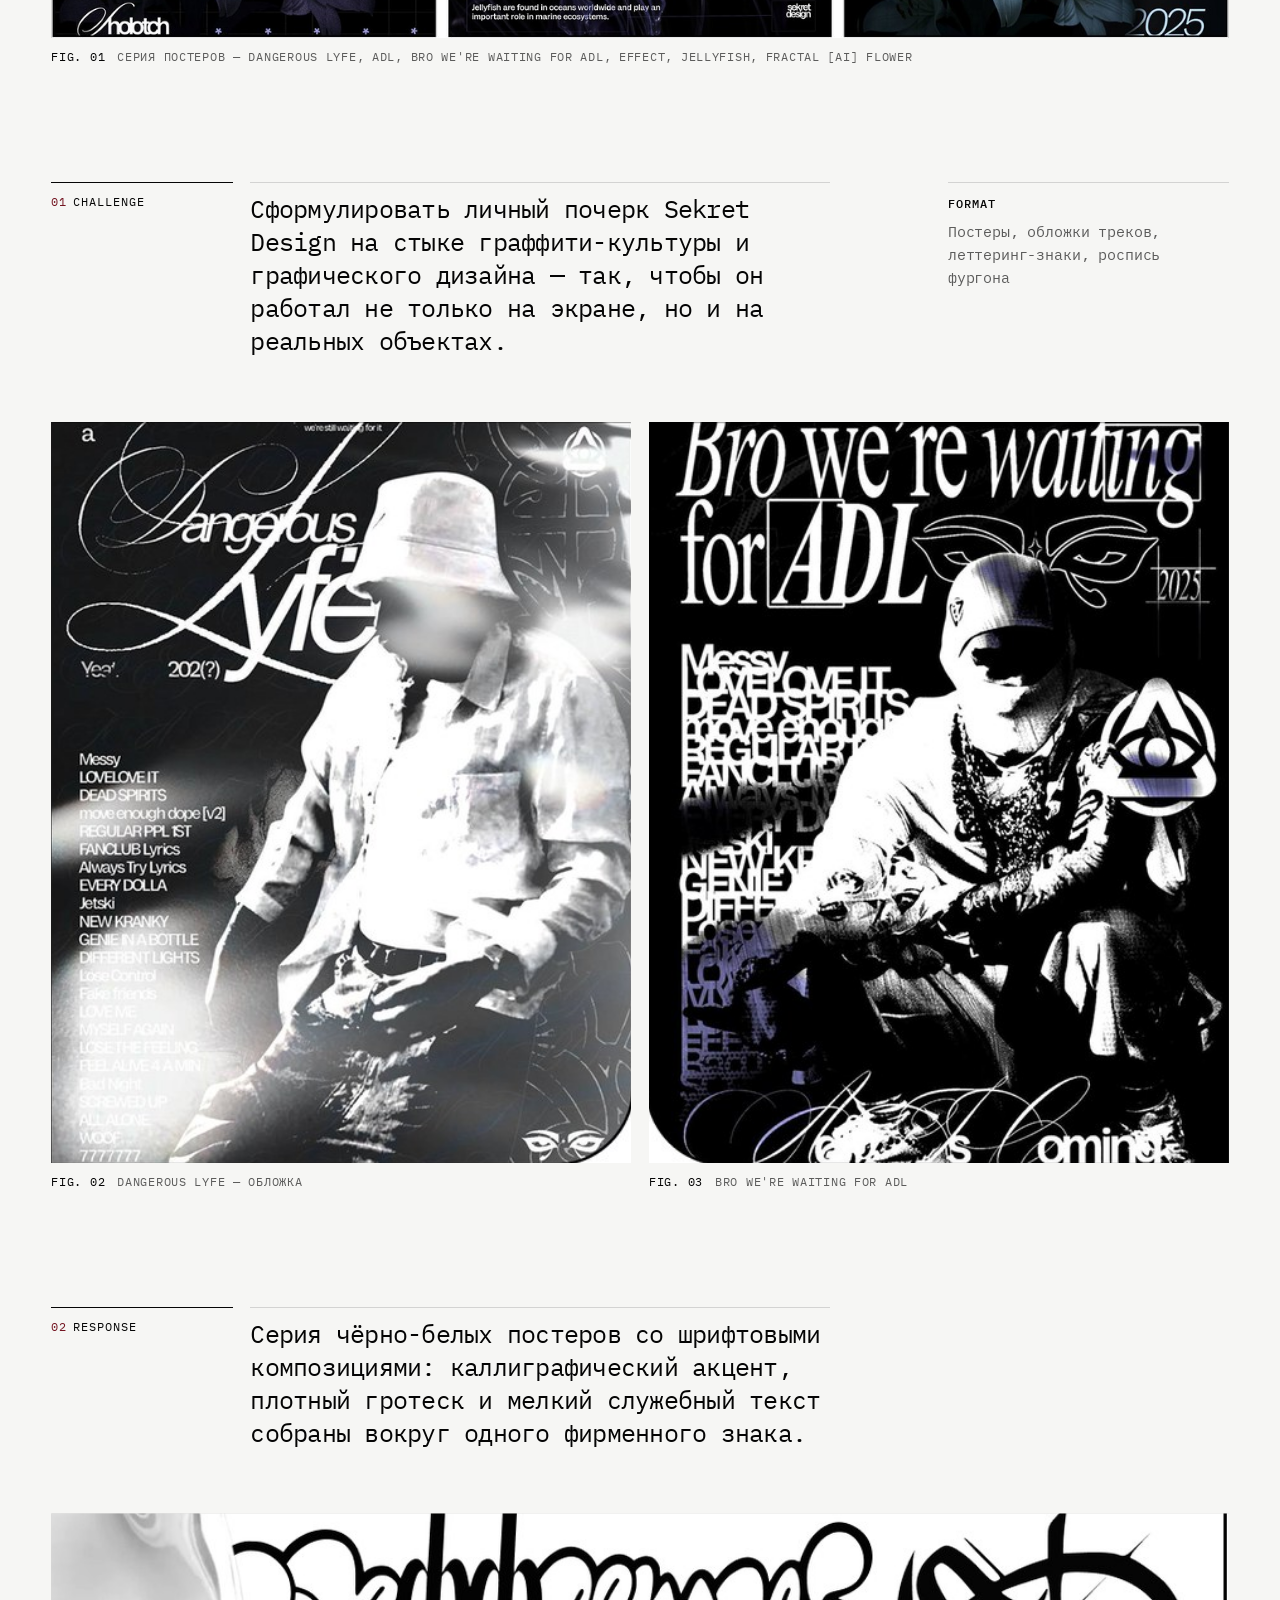
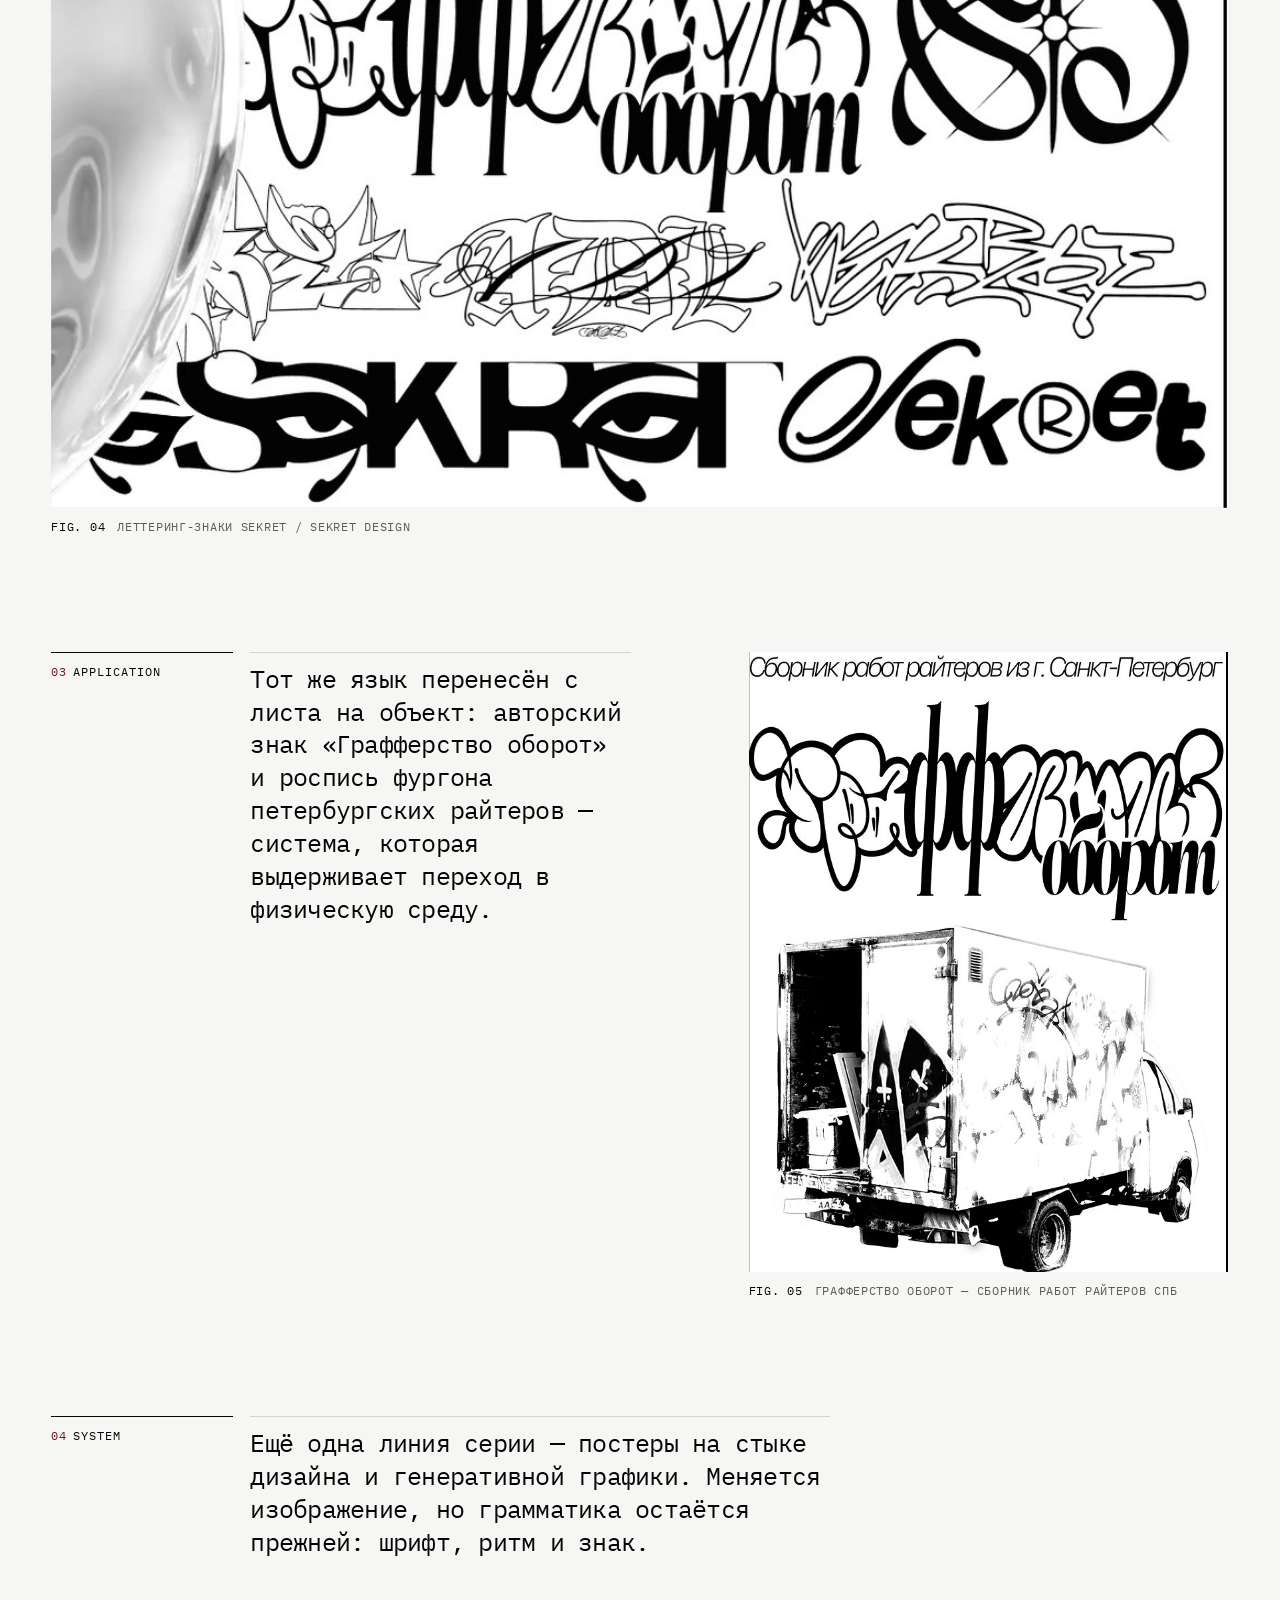
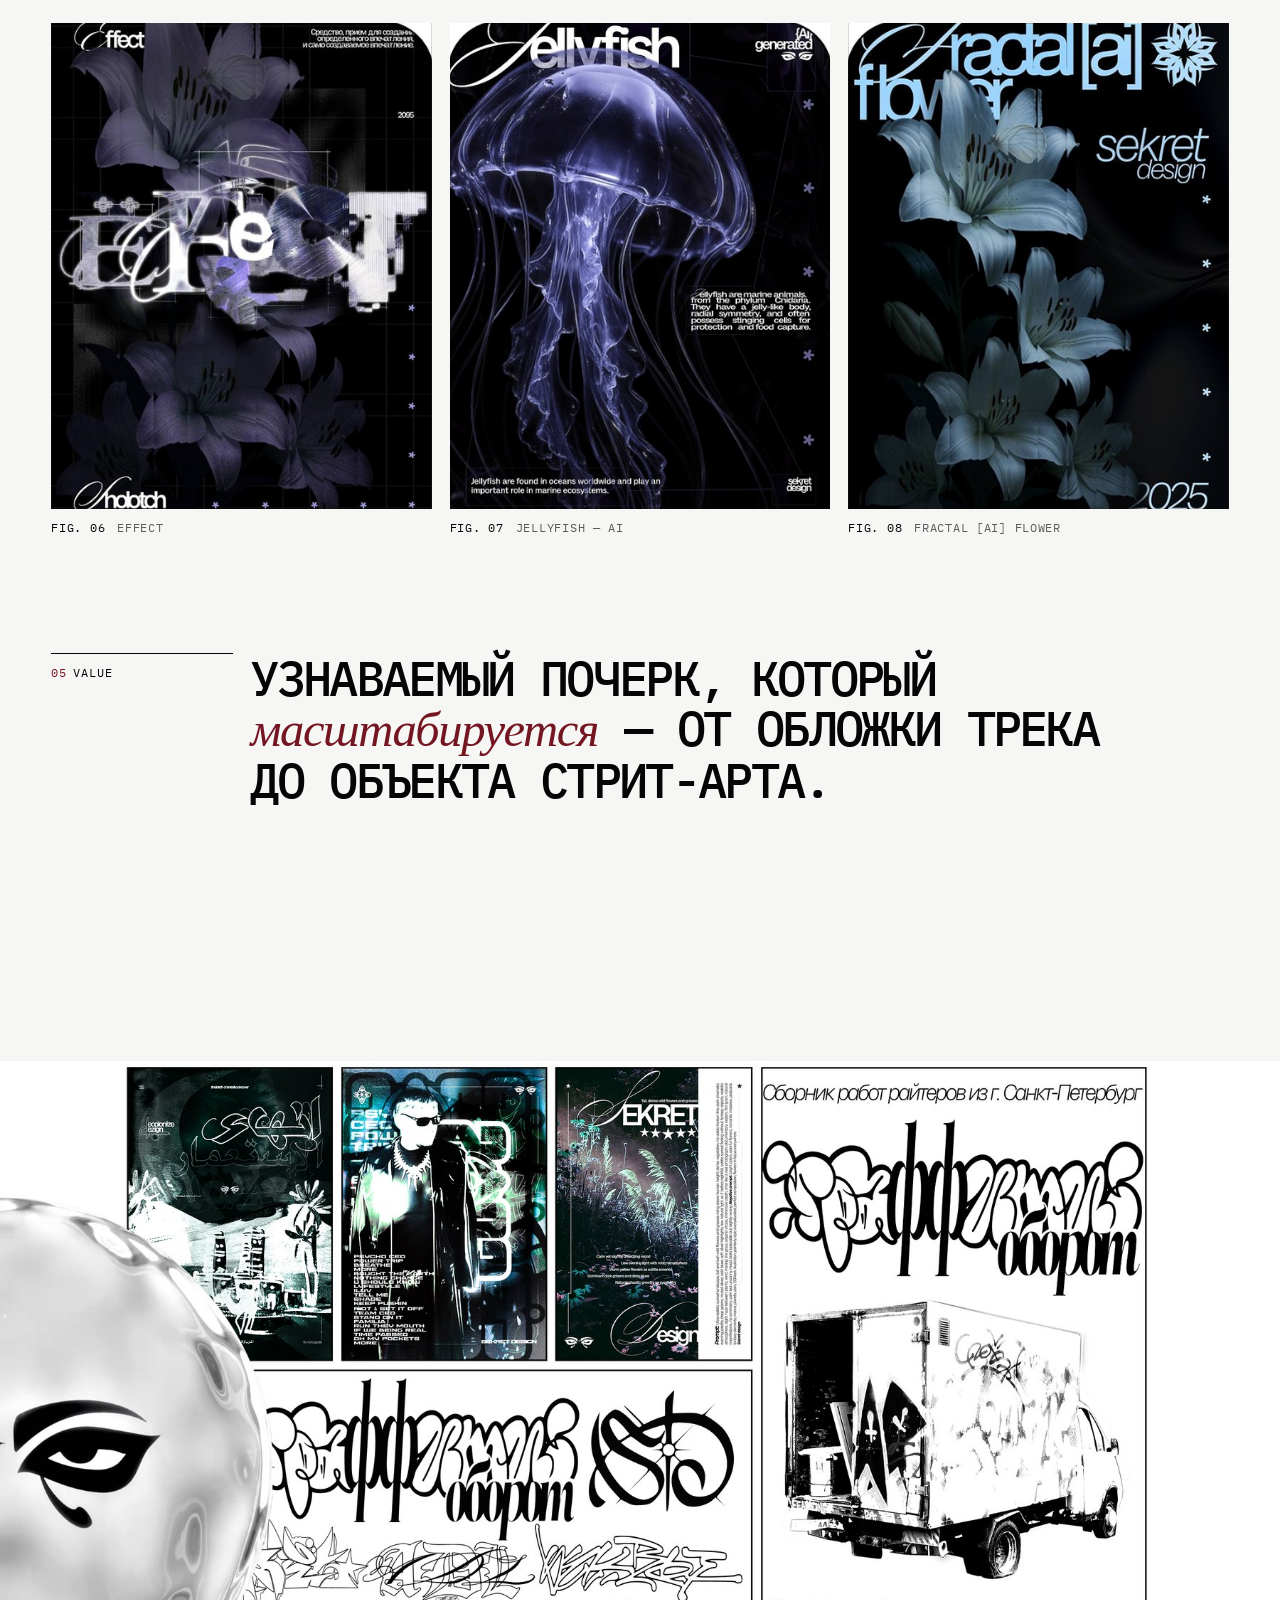
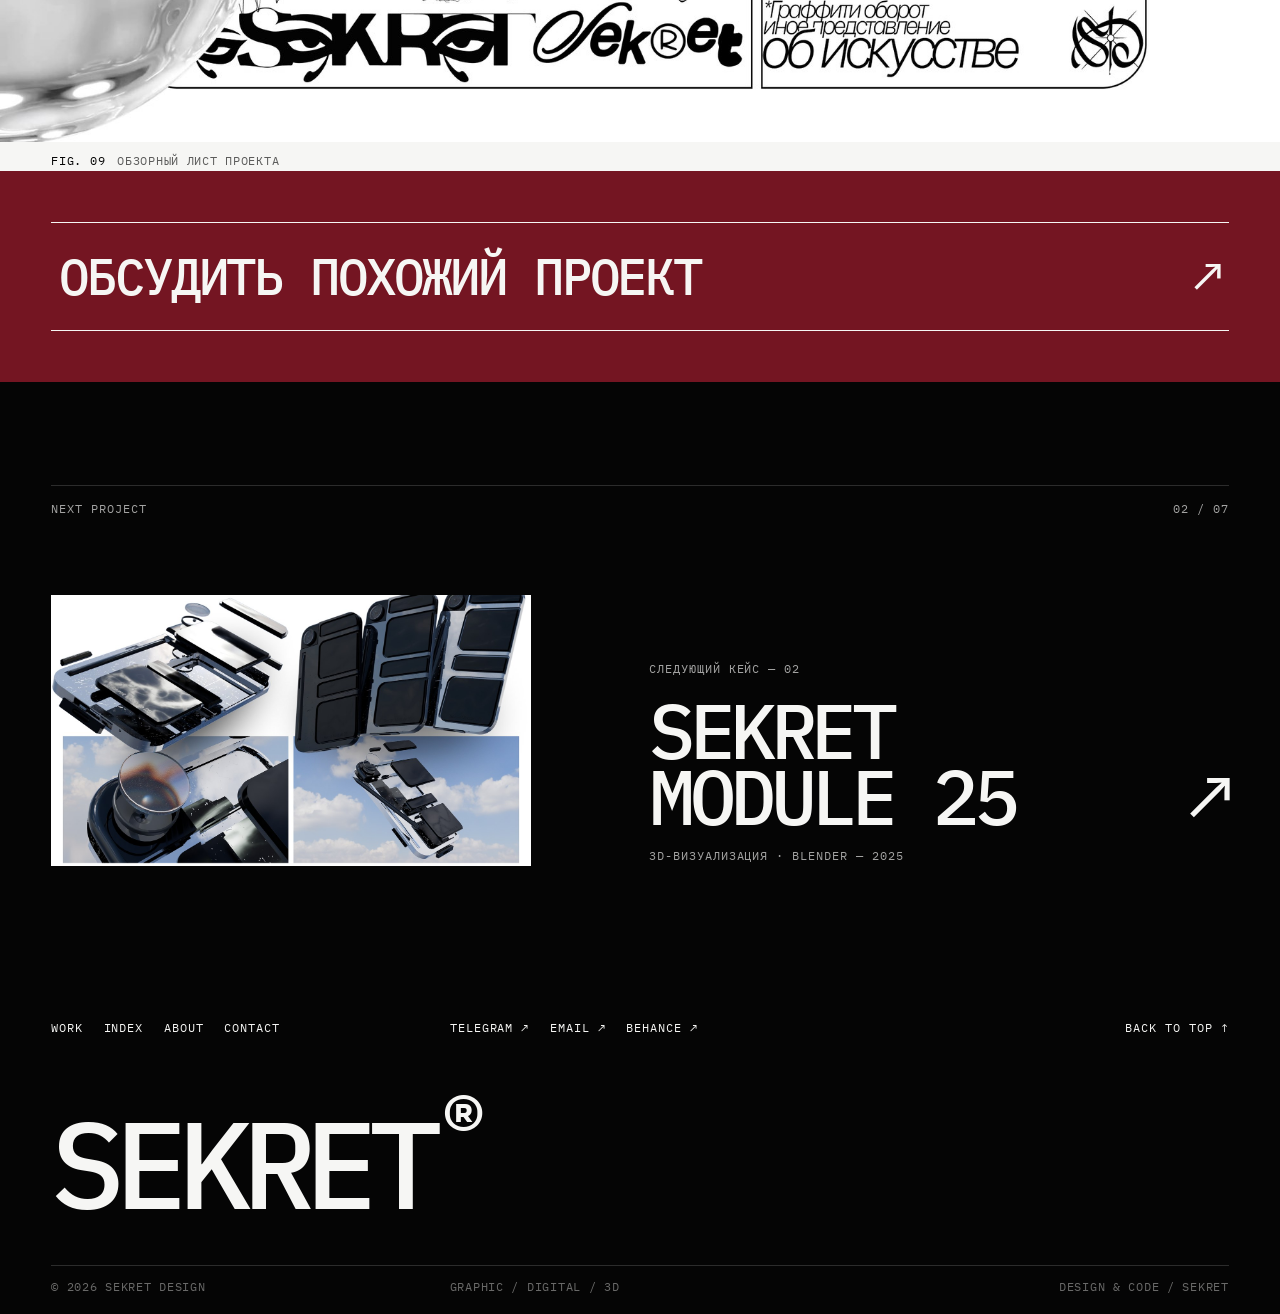
<file: project-1.html>
<!DOCTYPE html>
<html lang="ru">
<head>
<meta charset="UTF-8">
<meta name="viewport" content="width=device-width, initial-scale=1.0">
<title>Sekret — постеры и леттеринг — SEKRET®</title>
<meta name="description" content="Авторские постеры, леттеринг-знаки и роспись фургона под брендом Sekret Design.">
<meta name="theme-color" content="#F6F6F4">
<script>document.documentElement.classList.add('js');</script>
<link rel="preconnect" href="https://fonts.googleapis.com">
<link rel="preconnect" href="https://fonts.gstatic.com" crossorigin>
<link href="https://fonts.googleapis.com/css2?family=IBM+Plex+Mono:ital,wght@0,300;0,400;0,500;0,600;1,400&display=swap" rel="stylesheet">
<link rel="stylesheet" href="styles/style.css">
</head>
<body class="page-case" data-project="posters">

<a class="skip" href="#main">Перейти к содержанию</a>

<div class="curtain" id="curtain" aria-hidden="true">
  <div class="site-shell grid-12 curtain-inner">
    <span class="cu-label" id="cuLabel">SEKRET®</span>
    <span class="cu-title" id="cuTitle">Sekret Posters</span>
    <span class="cu-count" id="cuCount"></span>
  </div>
</div>

<header class="hdr" id="hdr">
  <div class="site-shell grid-12 hdr-row">
    <a class="hdr-brand" href="index.html#top" aria-label="SEKRET — на главную">SEKRET<sup>®</sup></a>
    <p class="hdr-section" aria-hidden="true"><span id="hdrSection">Case 01</span></p>
    <nav class="hdr-nav" aria-label="Основная навигация">
      <a href="index.html#work">Work</a>
      <a href="index.html#index">Index</a>
      <a href="index.html#about">About</a>
      <a href="index.html#contact">Contact</a>
    </nav>
    <p class="hdr-status"><span class="dot" aria-hidden="true"></span>SPB <time id="clock">--:--</time></p>
    <button class="hdr-menu" id="menuBtn" aria-expanded="false" aria-controls="menu">Menu</button>
  </div>
  <i class="hdr-progress" id="progress" aria-hidden="true"></i>
</header>

<nav class="menu" id="menu" aria-label="Мобильное меню" hidden>
  <div class="site-shell menu-inner">
    <a href="index.html#work"><span>01</span>Work</a>
    <a href="index.html#index"><span>02</span>Index</a>
    <a href="index.html#about"><span>05</span>About</a>
    <a href="index.html#contact"><span>06</span>Contact</a>
    <p class="menu-foot">Санкт-Петербург — удалённо<br><a href="https://t.me/sekretiktg" target="_blank" rel="noopener noreferrer">Telegram ↗</a></p>
  </div>
</nav>

<main id="main" data-theme="light" data-label="Case 01 — Sekret Posters">
  <header class="ch site-shell grid-12" data-case-head><!-- строится из scripts/projects.js --></header>

  <div class="ch-media site-shell">
    <figure class="fig m-full"><div class="frame" data-reveal="media"><span class="crop" style="--sw:1800;--sh:1350;--x:186;--y:73;--w:1428;--h:1204"><img src="assets/work/posters-grid.jpg" alt="Серия из шести постеров Sekret Design" decoding="async"></span></div><figcaption><span>Fig. 01</span>Серия постеров — Dangerous Lyfe, ADL, Bro we're waiting for ADL, Effect, Jellyfish, Fractal [ai] flower</figcaption></figure>
  </div>
  <section class="cs" data-theme="light" data-label="Case 01 — Story">
    <div class="cs-block site-shell grid-12">
      <p class="cs-label"><span>01</span>Challenge</p>
      <p class="cs-text" data-reveal="fade">Сформулировать личный почерк Sekret Design на стыке граффити-культуры и графического дизайна — так, чтобы он работал не только на экране, но и на реальных объектах.</p>
      <p class="cs-note" data-reveal="fade"><b>Format</b>Постеры, обложки треков, леттеринг-знаки, роспись фургона</p>
    </div>
    <div class="cs-media site-shell grid-12">
      <figure class="fig m-left"><div class="frame" data-reveal="media"><span class="crop" style="--sw:1800;--sh:1350;--x:190;--y:77;--w:460;--h:588"><img src="assets/work/posters-grid.jpg" alt="Постер Dangerous Lyfe" loading="lazy" decoding="async"></span></div><figcaption><span>Fig. 02</span>Dangerous Lyfe — обложка</figcaption></figure>
      <figure class="fig m-right"><div class="frame" data-reveal="media"><span class="crop" style="--sw:1800;--sh:1350;--x:1150;--y:77;--w:460;--h:588"><img src="assets/work/posters-grid.jpg" alt="Постер Bro we're waiting for ADL" loading="lazy" decoding="async"></span></div><figcaption><span>Fig. 03</span>Bro we're waiting for ADL</figcaption></figure>
    </div>
    <div class="cs-block site-shell grid-12">
      <p class="cs-label"><span>02</span>Response</p>
      <p class="cs-text" data-reveal="fade">Серия чёрно-белых постеров со шрифтовыми композициями: каллиграфический акцент, плотный гротеск и мелкий служебный текст собраны вокруг одного фирменного знака.</p>
      
    </div>
    <div class="cs-media site-shell grid-12">
      <figure class="fig m-full"><div class="frame frame--paper" data-reveal="media"><span class="crop" style="--sw:1400;--sh:646;--x:330;--y:0;--w:1070;--h:540"><img src="assets/work/sekret-cluster.jpg" alt="Кластер леттеринг-знаков Sekret / Sekret Design" loading="lazy" decoding="async"></span></div><figcaption><span>Fig. 04</span>Леттеринг-знаки Sekret / Sekret Design</figcaption></figure>
    </div>
    <div class="cs-block cs-split site-shell grid-12">
      <p class="cs-label"><span>03</span>Application</p>
      <p class="cs-text" data-reveal="fade">Тот же язык перенесён с листа на объект: авторский знак «Графферство оборот» и роспись фургона петербургских райтеров — система, которая выдерживает переход в физическую среду.</p>
      <figure class="fig m-right m-sticky-off"><div class="frame frame--paper" data-reveal="media"><span class="crop" style="--sw:987;--sh:933;--x:16;--y:0;--w:722;--h:933"><img src="assets/work/truck-lettering.jpg" alt="Леттеринг «Графферство оборот» и роспись фургона" loading="lazy" decoding="async"></span></div><figcaption><span>Fig. 05</span>Графферство оборот — сборник работ райтеров СПб</figcaption></figure>
    </div>
    <div class="cs-block site-shell grid-12">
      <p class="cs-label"><span>04</span>System</p>
      <p class="cs-text" data-reveal="fade">Ещё одна линия серии — постеры на стыке дизайна и генеративной графики. Меняется изображение, но грамматика остаётся прежней: шрифт, ритм и знак.</p>
      
    </div>
    <div class="cs-media site-shell grid-12">
      <figure class="fig m-third"><div class="frame" data-reveal="media"><span class="crop" style="--sw:1800;--sh:1350;--x:190;--y:685;--w:460;--h:588"><img src="assets/work/posters-grid.jpg" alt="Постер Effect" loading="lazy" decoding="async"></span></div><figcaption><span>Fig. 06</span>Effect</figcaption></figure>
      <figure class="fig m-third"><div class="frame" data-reveal="media"><span class="crop" style="--sw:1800;--sh:1350;--x:670;--y:685;--w:460;--h:588"><img src="assets/work/posters-grid.jpg" alt="Постер Jellyfish" loading="lazy" decoding="async"></span></div><figcaption><span>Fig. 07</span>Jellyfish — AI</figcaption></figure>
      <figure class="fig m-third"><div class="frame" data-reveal="media"><span class="crop" style="--sw:1800;--sh:1350;--x:1150;--y:685;--w:460;--h:588"><img src="assets/work/posters-grid.jpg" alt="Постер Fractal [ai] flower" loading="lazy" decoding="async"></span></div><figcaption><span>Fig. 08</span>Fractal [ai] flower</figcaption></figure>
    </div>
    <div class="cs-block site-shell grid-12">
      <p class="cs-label"><span>05</span>Value</p>
      <p class="cs-value" data-reveal="fade">Узнаваемый почерк, который <em>масштабируется</em> — от обложки трека до объекта стрит-арта.</p>
    </div>
  </section>
  <div class="cs-bleed">
    <figure class="fig"><div class="frame" data-reveal="media"><span class="crop" style="--sw:1800;--sh:1050;--x:0;--y:92;--w:1800;--h:958"><img src="assets/work/graphic-cover.jpg" alt="Обзорный лист проекта: постеры, леттеринг и фургон" loading="lazy" decoding="async"></span></div><figcaption class="site-shell"><span>Fig. 09</span>Обзорный лист проекта</figcaption></figure>
  </div>
</main>

<section class="case-cta" data-theme="accent" data-label="Contact">
  <a class="site-shell contact-cta" href="https://t.me/sekretiktg" target="_blank" rel="noopener noreferrer" data-cursor="write">
    <span class="cc-text">Обсудить похожий проект</span>
    <span class="cc-arrow" aria-hidden="true"><i class="cc-line"></i>↗</span>
  </a>
</section>

<section class="next" data-theme="dark" data-label="Next project" data-case-next><!-- строится из scripts/projects.js --></section>

<footer class="footer" data-theme="dark" data-label="Footer">
  <div class="site-shell">
    <div class="footer-top grid-12">
      <nav class="ft-col ft-col--nav" aria-label="Навигация в подвале">
        <a href="index.html#work">Work</a><a href="index.html#index">Index</a><a href="index.html#about">About</a><a href="index.html#contact">Contact</a>
      </nav>
      <div class="ft-col ft-col--social">
        <a href="https://t.me/sekretiktg" target="_blank" rel="noopener noreferrer">Telegram ↗</a><a href="mailto:mail@example.com">Email ↗</a><a href="#" target="_blank" rel="noopener noreferrer">Behance ↗</a>
      </div>
      <a class="ft-top" href="#main">Back to top <b>↑</b></a>
    </div>
    <p class="footer-mark" data-reveal="track" aria-hidden="true">SEKRET<sup>®</sup></p>
    <div class="footer-bottom grid-12">
      <span>© 2026 Sekret Design</span>
      <span>Graphic / Digital / 3D</span>
      <span class="fb-r">Design &amp; code / SEKRET</span>
    </div>
  </div>
</footer>

<script src="scripts/projects.js"></script>
<script src="scripts/script.js"></script>
</body>
</html>
</file>
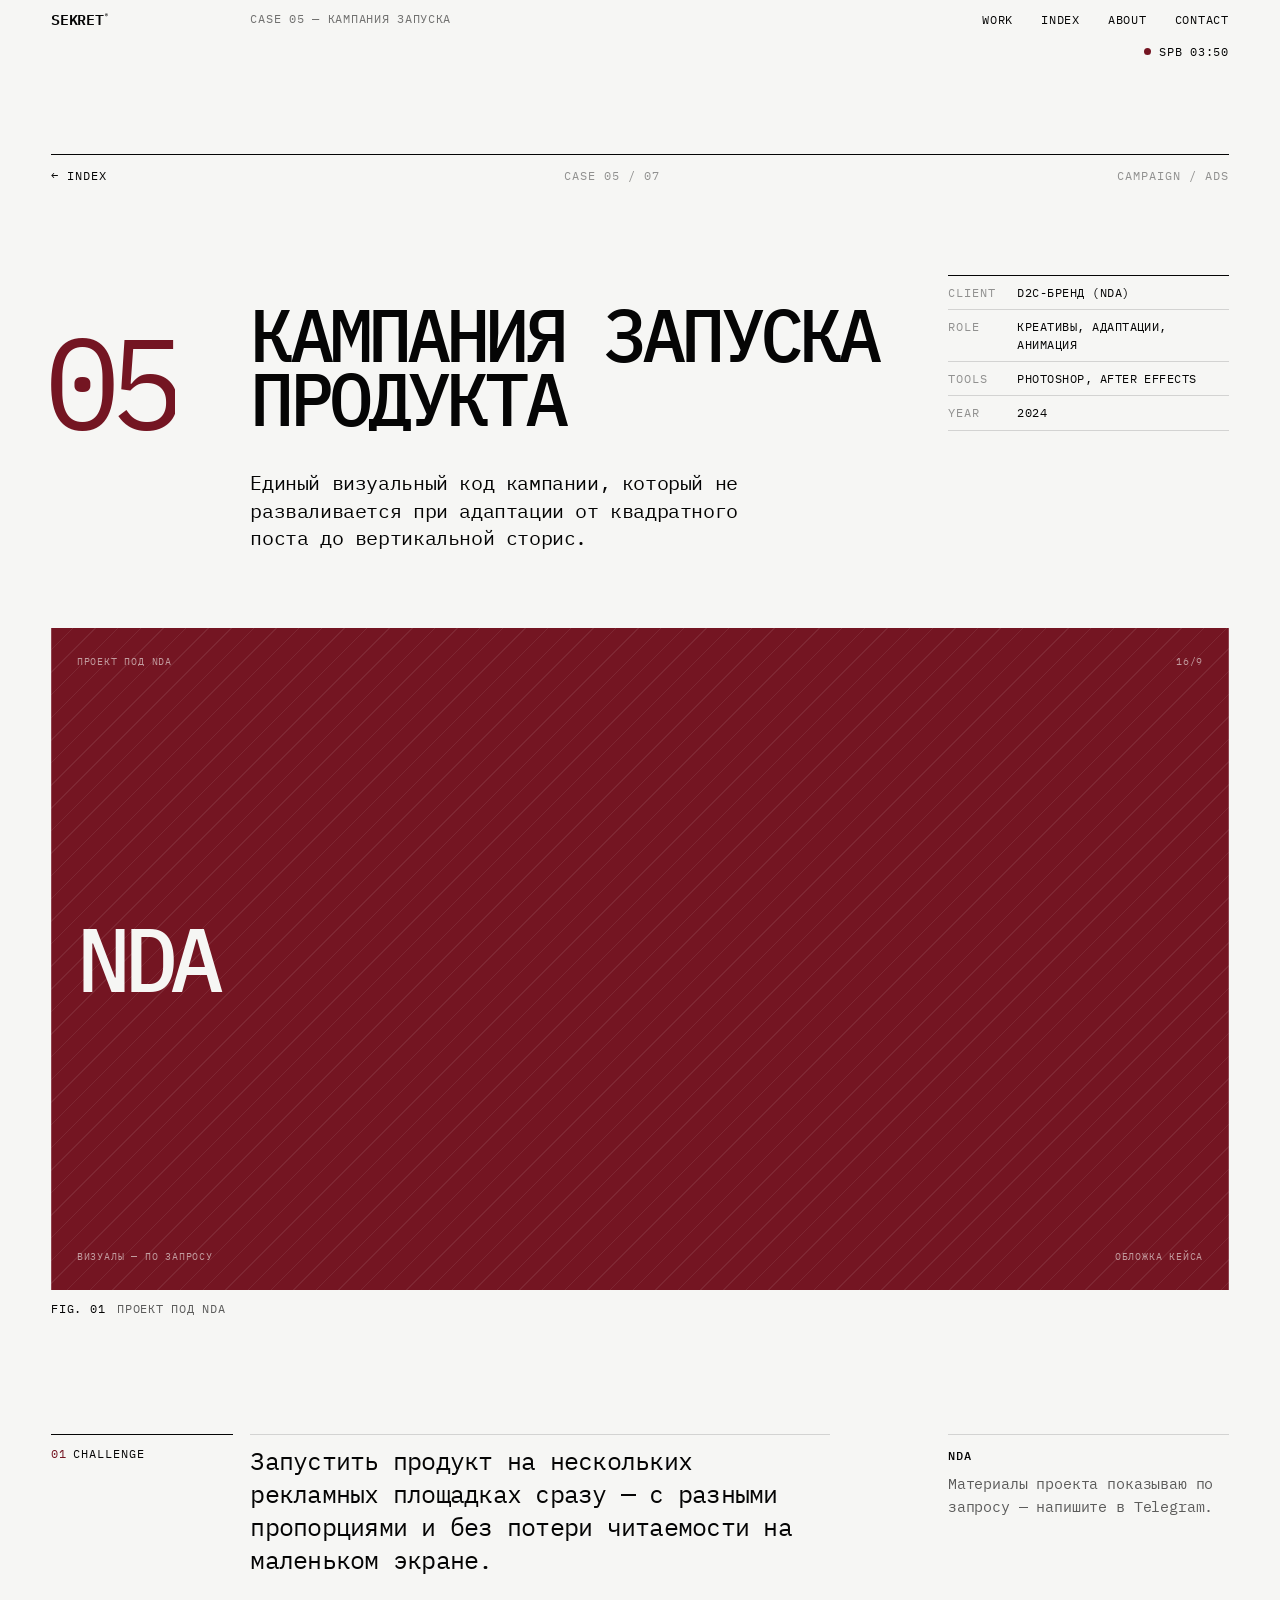
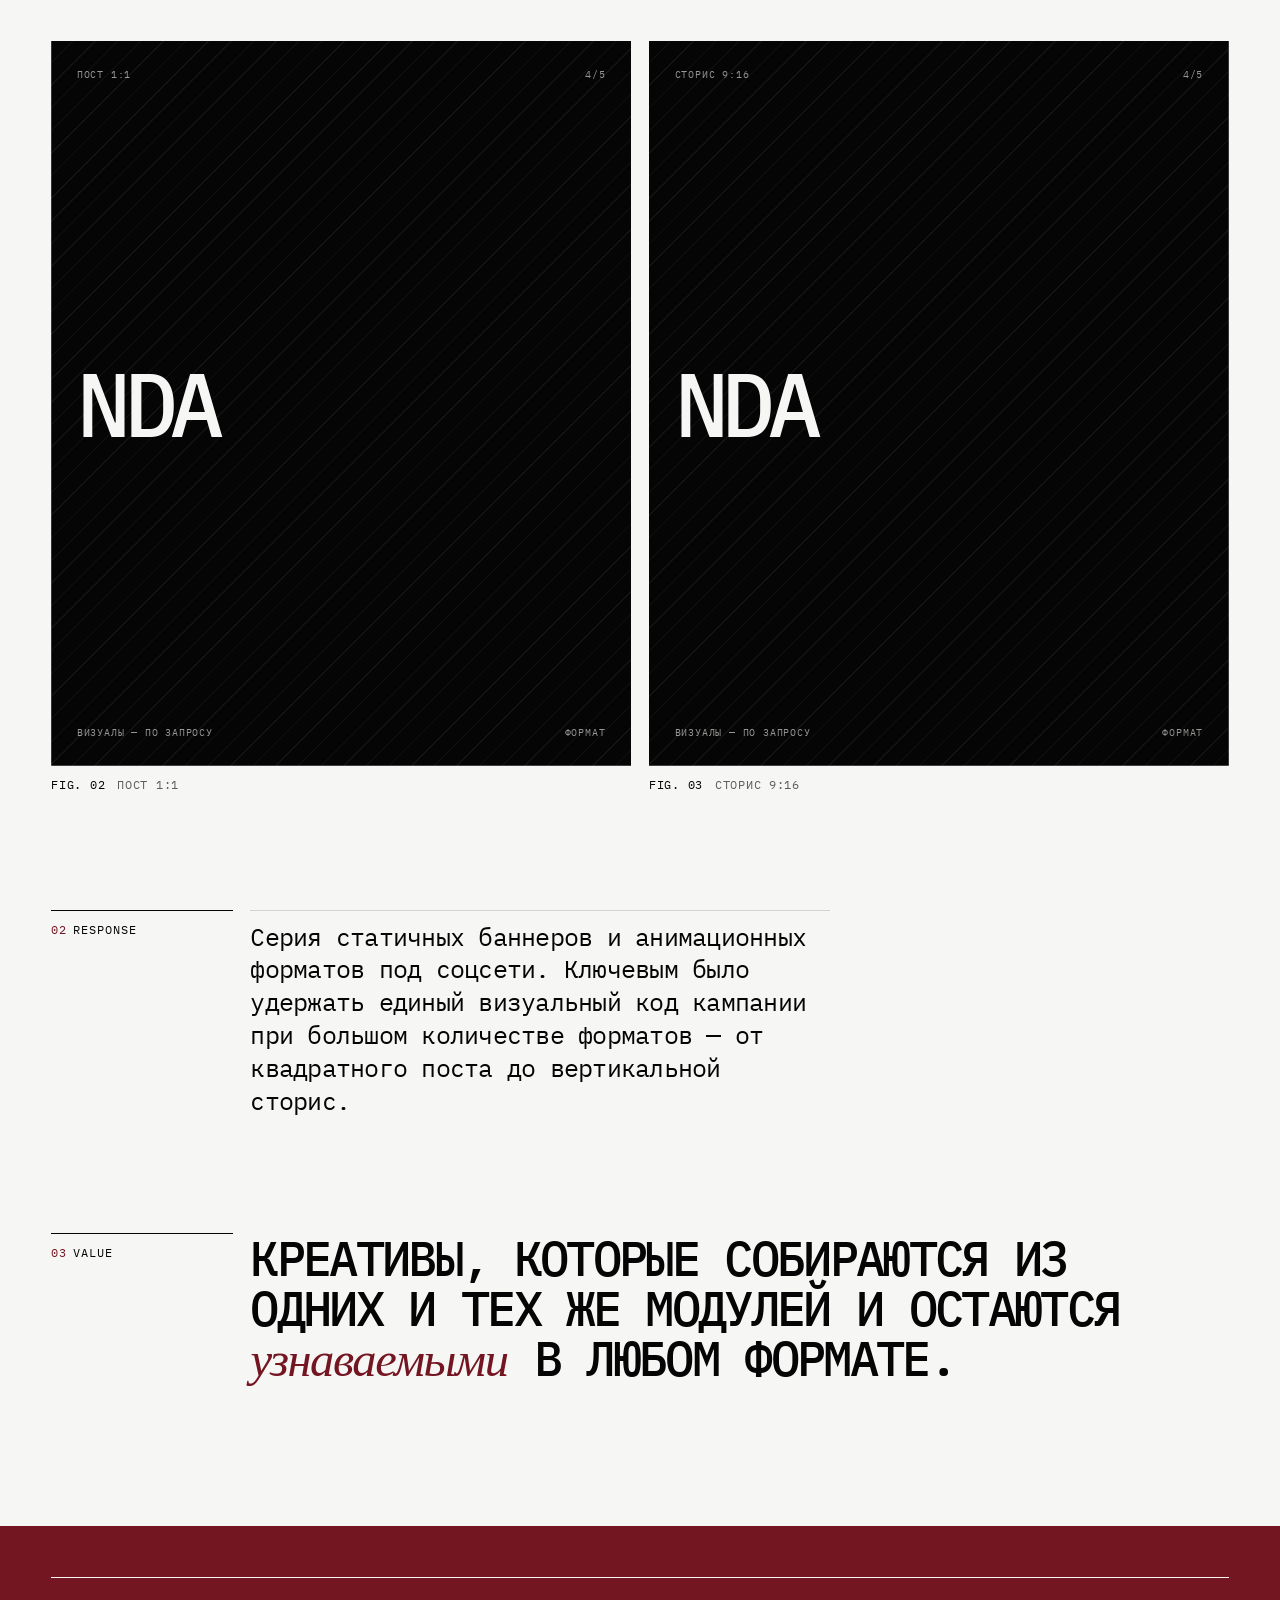
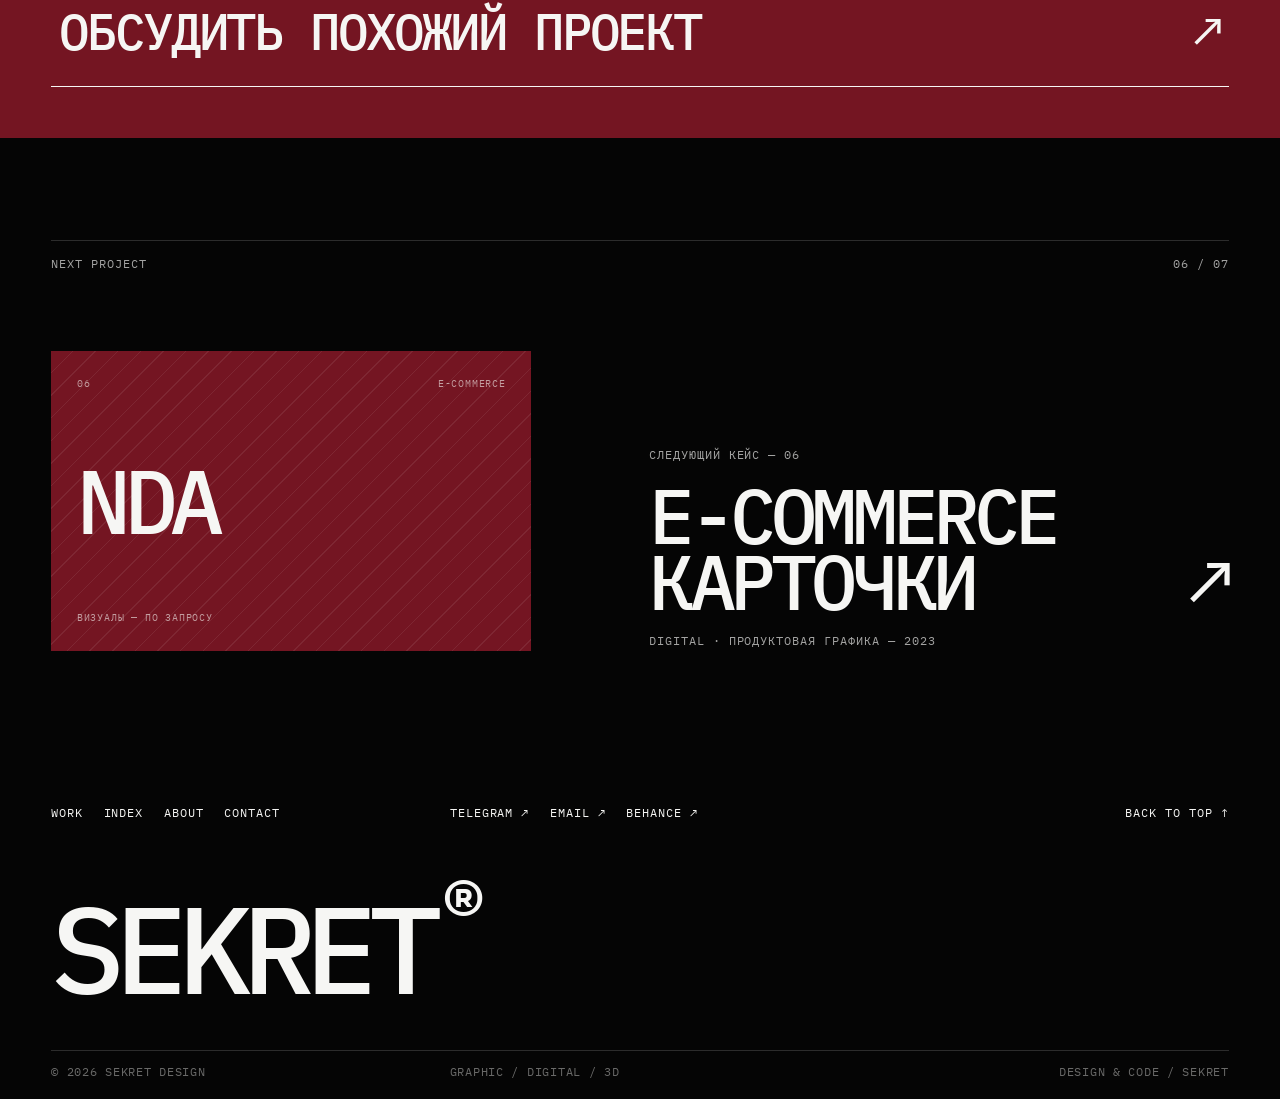
<file: project-2.html>
<!DOCTYPE html>
<html lang="ru">
<head>
<meta charset="UTF-8">
<meta name="viewport" content="width=device-width, initial-scale=1.0">
<title>Кампания запуска продукта — SEKRET®</title>
<meta name="description" content="Серия рекламных креативов для запуска продукта D2C-бренда: статичные и анимированные форматы под несколько площадок.">
<meta name="theme-color" content="#F6F6F4">
<script>document.documentElement.classList.add('js');</script>
<link rel="preconnect" href="https://fonts.googleapis.com">
<link rel="preconnect" href="https://fonts.gstatic.com" crossorigin>
<link href="https://fonts.googleapis.com/css2?family=IBM+Plex+Mono:ital,wght@0,300;0,400;0,500;0,600;1,400&display=swap" rel="stylesheet">
<link rel="stylesheet" href="styles/style.css">
</head>
<body class="page-case" data-project="campaign">

<a class="skip" href="#main">Перейти к содержанию</a>

<div class="curtain" id="curtain" aria-hidden="true">
  <div class="site-shell grid-12 curtain-inner">
    <span class="cu-label" id="cuLabel">SEKRET®</span>
    <span class="cu-title" id="cuTitle">Кампания запуска</span>
    <span class="cu-count" id="cuCount"></span>
  </div>
</div>

<header class="hdr" id="hdr">
  <div class="site-shell grid-12 hdr-row">
    <a class="hdr-brand" href="index.html#top" aria-label="SEKRET — на главную">SEKRET<sup>®</sup></a>
    <p class="hdr-section" aria-hidden="true"><span id="hdrSection">Case 05</span></p>
    <nav class="hdr-nav" aria-label="Основная навигация">
      <a href="index.html#work">Work</a>
      <a href="index.html#index">Index</a>
      <a href="index.html#about">About</a>
      <a href="index.html#contact">Contact</a>
    </nav>
    <p class="hdr-status"><span class="dot" aria-hidden="true"></span>SPB <time id="clock">--:--</time></p>
    <button class="hdr-menu" id="menuBtn" aria-expanded="false" aria-controls="menu">Menu</button>
  </div>
  <i class="hdr-progress" id="progress" aria-hidden="true"></i>
</header>

<nav class="menu" id="menu" aria-label="Мобильное меню" hidden>
  <div class="site-shell menu-inner">
    <a href="index.html#work"><span>01</span>Work</a>
    <a href="index.html#index"><span>02</span>Index</a>
    <a href="index.html#about"><span>05</span>About</a>
    <a href="index.html#contact"><span>06</span>Contact</a>
    <p class="menu-foot">Санкт-Петербург — удалённо<br><a href="https://t.me/sekretiktg" target="_blank" rel="noopener noreferrer">Telegram ↗</a></p>
  </div>
</nav>

<main id="main" data-theme="light" data-label="Case 05 — Кампания запуска">
  <header class="ch site-shell grid-12" data-case-head><!-- строится из scripts/projects.js --></header>

  <div class="ch-media site-shell">
    <figure class="fig m-full"><div class="frame" data-reveal="media"><span class="nda-frame nda-frame--accent" style="--ar:16 / 9"><small><span>Проект под NDA</span><span>16/9</span></small><strong>NDA</strong><small><span>Визуалы — по запросу</span><span>Обложка кейса</span></small></span></div><figcaption><span>Fig. 01</span>Проект под NDA</figcaption></figure>
  </div>
  <!-- Замените NDA-кадры на реальные изображения, когда материалы можно будет показать:
       <figure class="fig m-full"><div class="frame" data-reveal="media"><img src="assets/work/....jpg" alt="..."></div></figure> -->
  <section class="cs" data-theme="light" data-label="Case 05 — Story">
    <div class="cs-block site-shell grid-12">
      <p class="cs-label"><span>01</span>Challenge</p>
      <p class="cs-text" data-reveal="fade">Запустить продукт на нескольких рекламных площадках сразу — с разными пропорциями и без потери читаемости на маленьком экране.</p>
      <p class="cs-note" data-reveal="fade"><b>NDA</b>Материалы проекта показываю по запросу — напишите в Telegram.</p>
    </div>
    <div class="cs-media site-shell grid-12">
      <figure class="fig m-left"><div class="frame" data-reveal="media"><span class="nda-frame" style="--ar:4 / 5"><small><span>Пост 1:1</span><span>4/5</span></small><strong>NDA</strong><small><span>Визуалы — по запросу</span><span>Формат</span></small></span></div><figcaption><span>Fig. 02</span>Пост 1:1</figcaption></figure>
      <figure class="fig m-right"><div class="frame" data-reveal="media"><span class="nda-frame" style="--ar:4 / 5"><small><span>Сторис 9:16</span><span>4/5</span></small><strong>NDA</strong><small><span>Визуалы — по запросу</span><span>Формат</span></small></span></div><figcaption><span>Fig. 03</span>Сторис 9:16</figcaption></figure>
    </div>
    <div class="cs-block site-shell grid-12">
      <p class="cs-label"><span>02</span>Response</p>
      <p class="cs-text" data-reveal="fade">Серия статичных баннеров и анимационных форматов под соцсети. Ключевым было удержать единый визуальный код кампании при большом количестве форматов — от квадратного поста до вертикальной сторис.</p>
      
    </div>
    <div class="cs-block site-shell grid-12">
      <p class="cs-label"><span>03</span>Value</p>
      <p class="cs-value" data-reveal="fade">Креативы, которые собираются из одних и тех же модулей и остаются <em>узнаваемыми</em> в любом формате.</p>
    </div>
  </section>
</main>

<section class="case-cta" data-theme="accent" data-label="Contact">
  <a class="site-shell contact-cta" href="https://t.me/sekretiktg" target="_blank" rel="noopener noreferrer" data-cursor="write">
    <span class="cc-text">Обсудить похожий проект</span>
    <span class="cc-arrow" aria-hidden="true"><i class="cc-line"></i>↗</span>
  </a>
</section>

<section class="next" data-theme="dark" data-label="Next project" data-case-next><!-- строится из scripts/projects.js --></section>

<footer class="footer" data-theme="dark" data-label="Footer">
  <div class="site-shell">
    <div class="footer-top grid-12">
      <nav class="ft-col ft-col--nav" aria-label="Навигация в подвале">
        <a href="index.html#work">Work</a><a href="index.html#index">Index</a><a href="index.html#about">About</a><a href="index.html#contact">Contact</a>
      </nav>
      <div class="ft-col ft-col--social">
        <a href="https://t.me/sekretiktg" target="_blank" rel="noopener noreferrer">Telegram ↗</a><a href="mailto:mail@example.com">Email ↗</a><a href="#" target="_blank" rel="noopener noreferrer">Behance ↗</a>
      </div>
      <a class="ft-top" href="#main">Back to top <b>↑</b></a>
    </div>
    <p class="footer-mark" data-reveal="track" aria-hidden="true">SEKRET<sup>®</sup></p>
    <div class="footer-bottom grid-12">
      <span>© 2026 Sekret Design</span>
      <span>Graphic / Digital / 3D</span>
      <span class="fb-r">Design &amp; code / SEKRET</span>
    </div>
  </div>
</footer>

<script src="scripts/projects.js"></script>
<script src="scripts/script.js"></script>
</body>
</html>
</file>
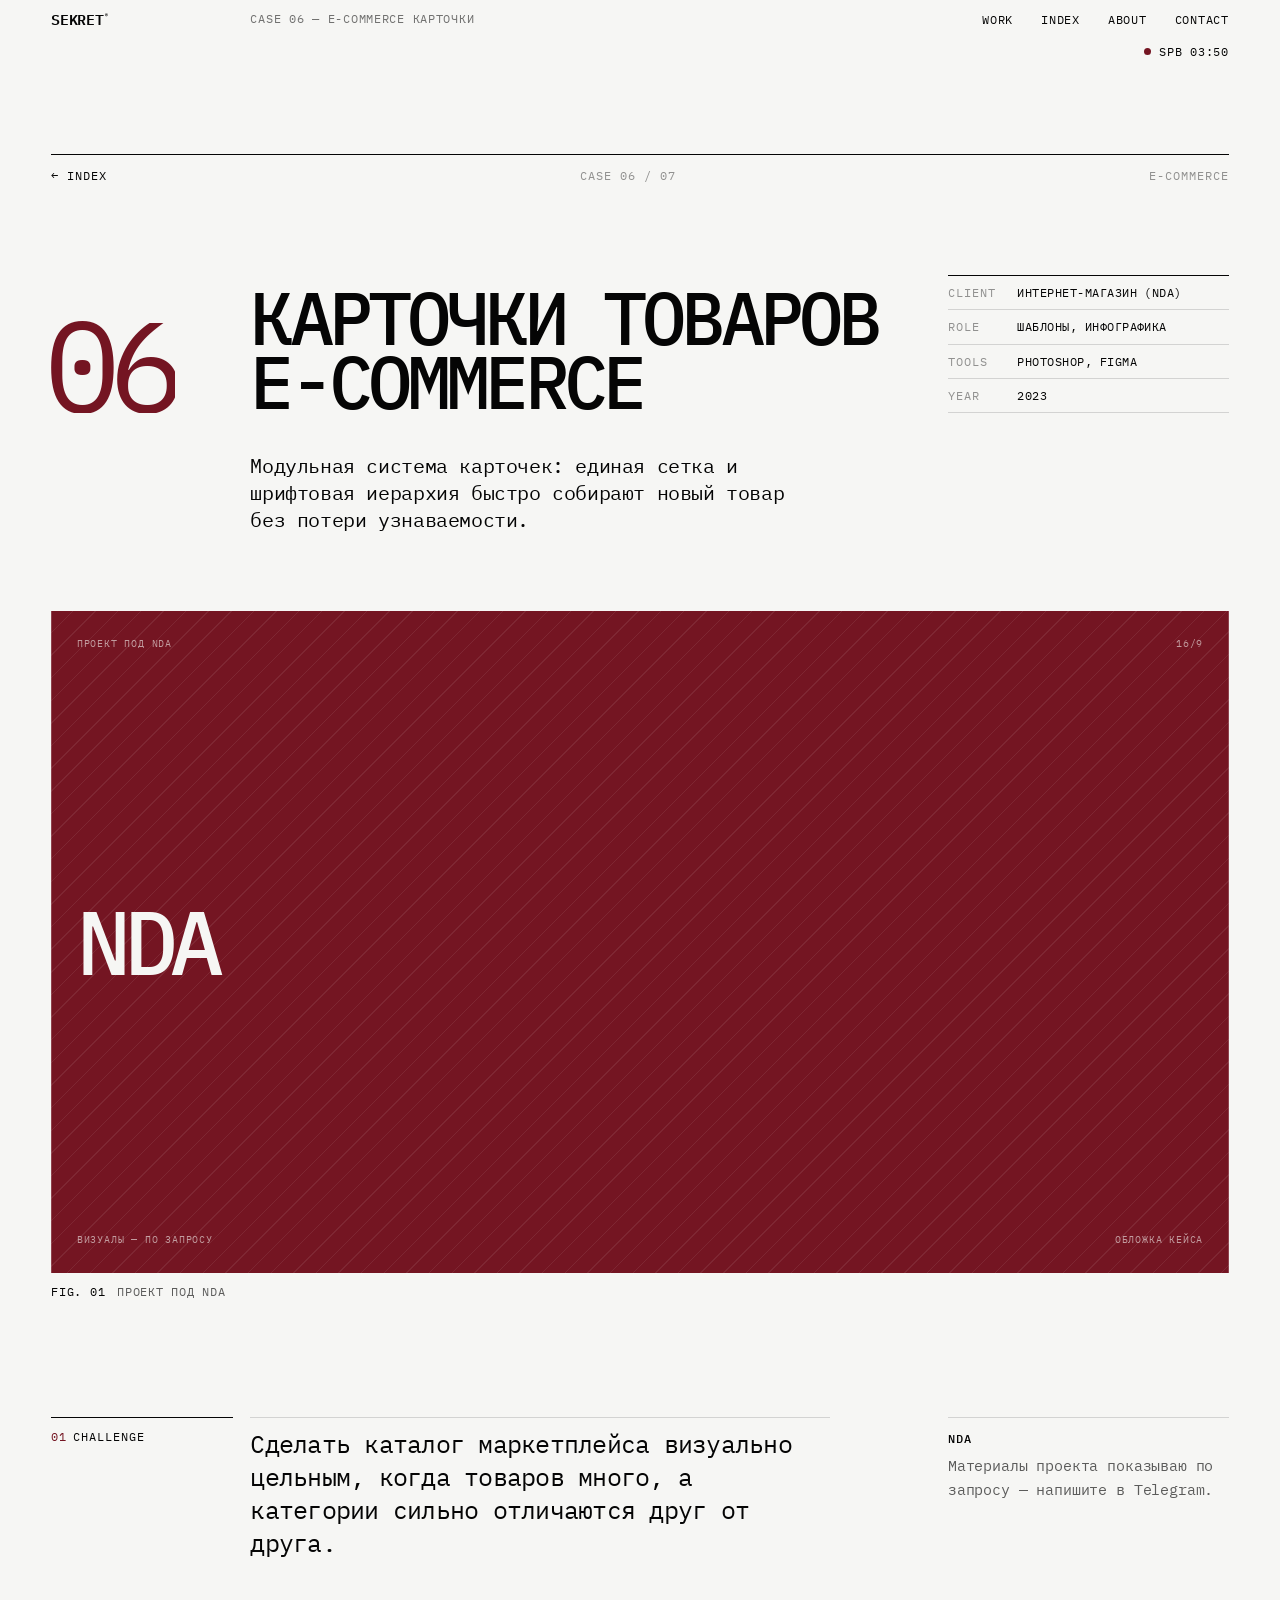
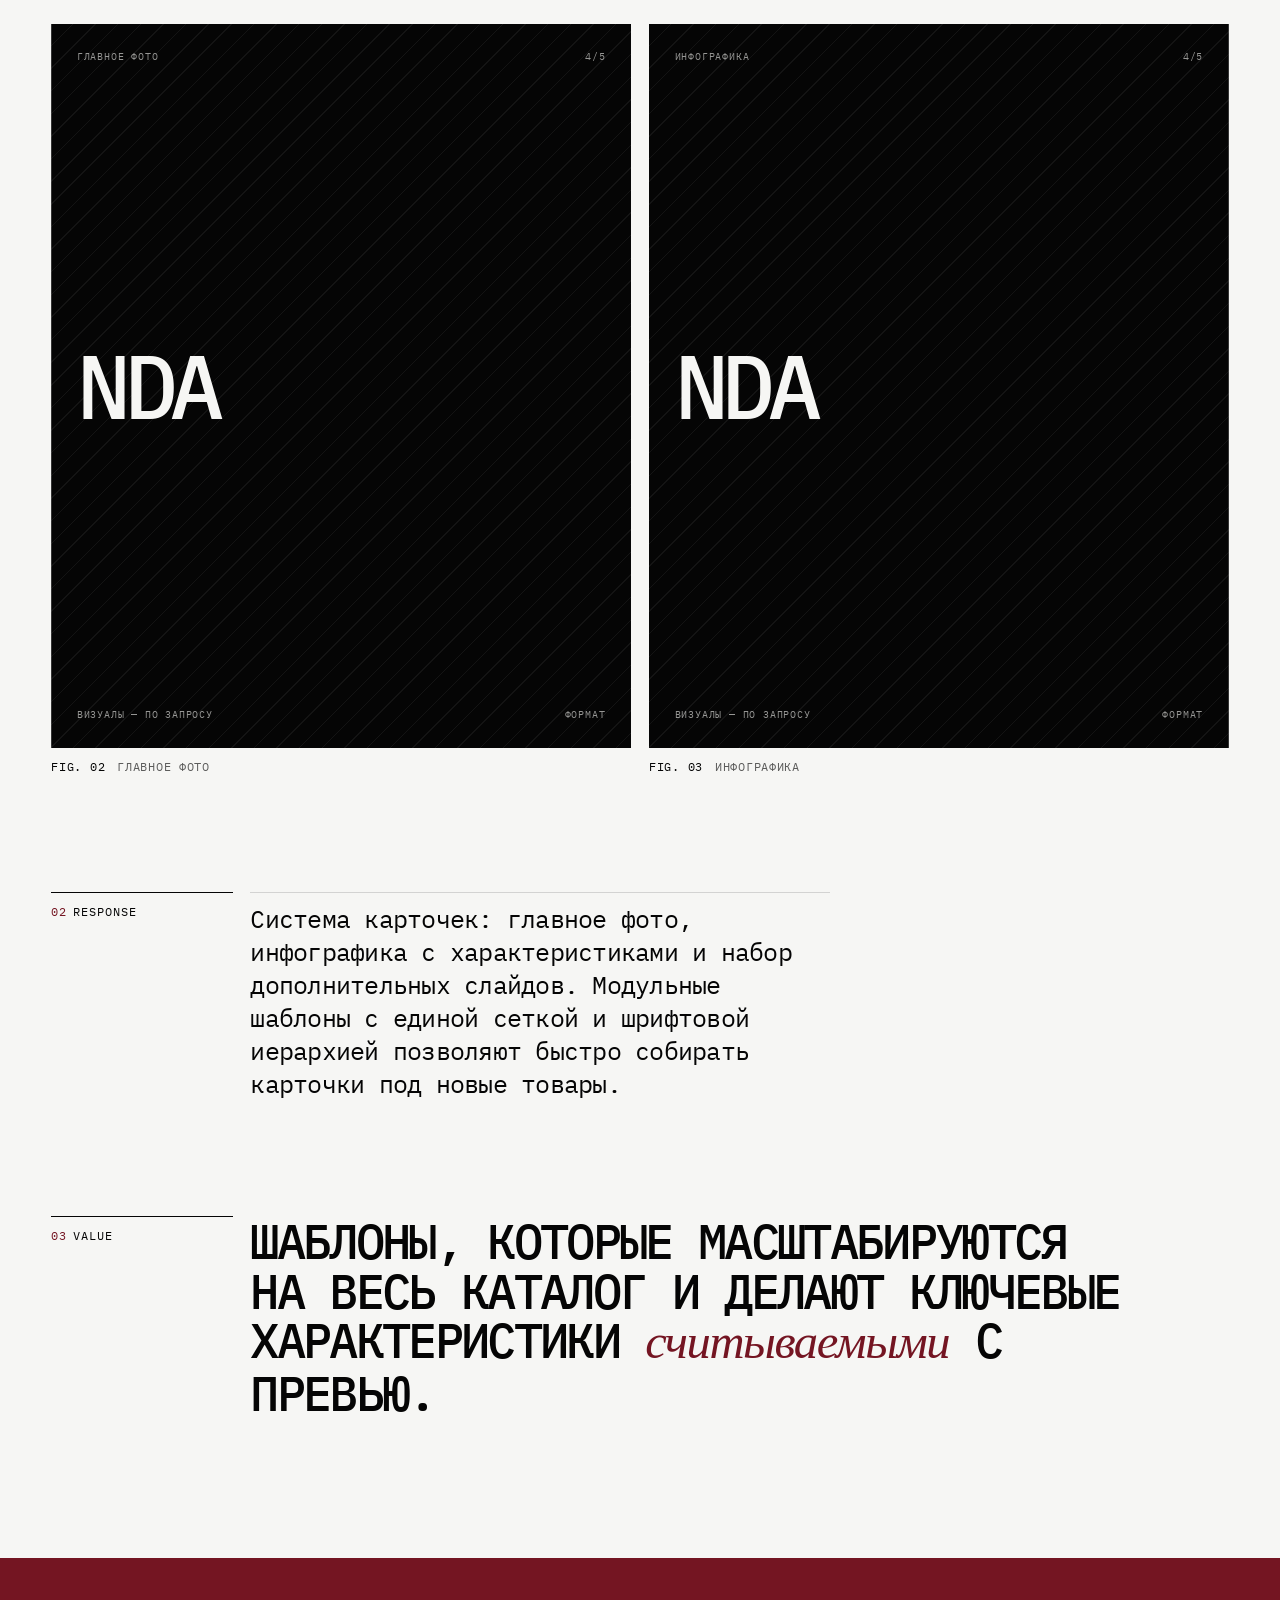
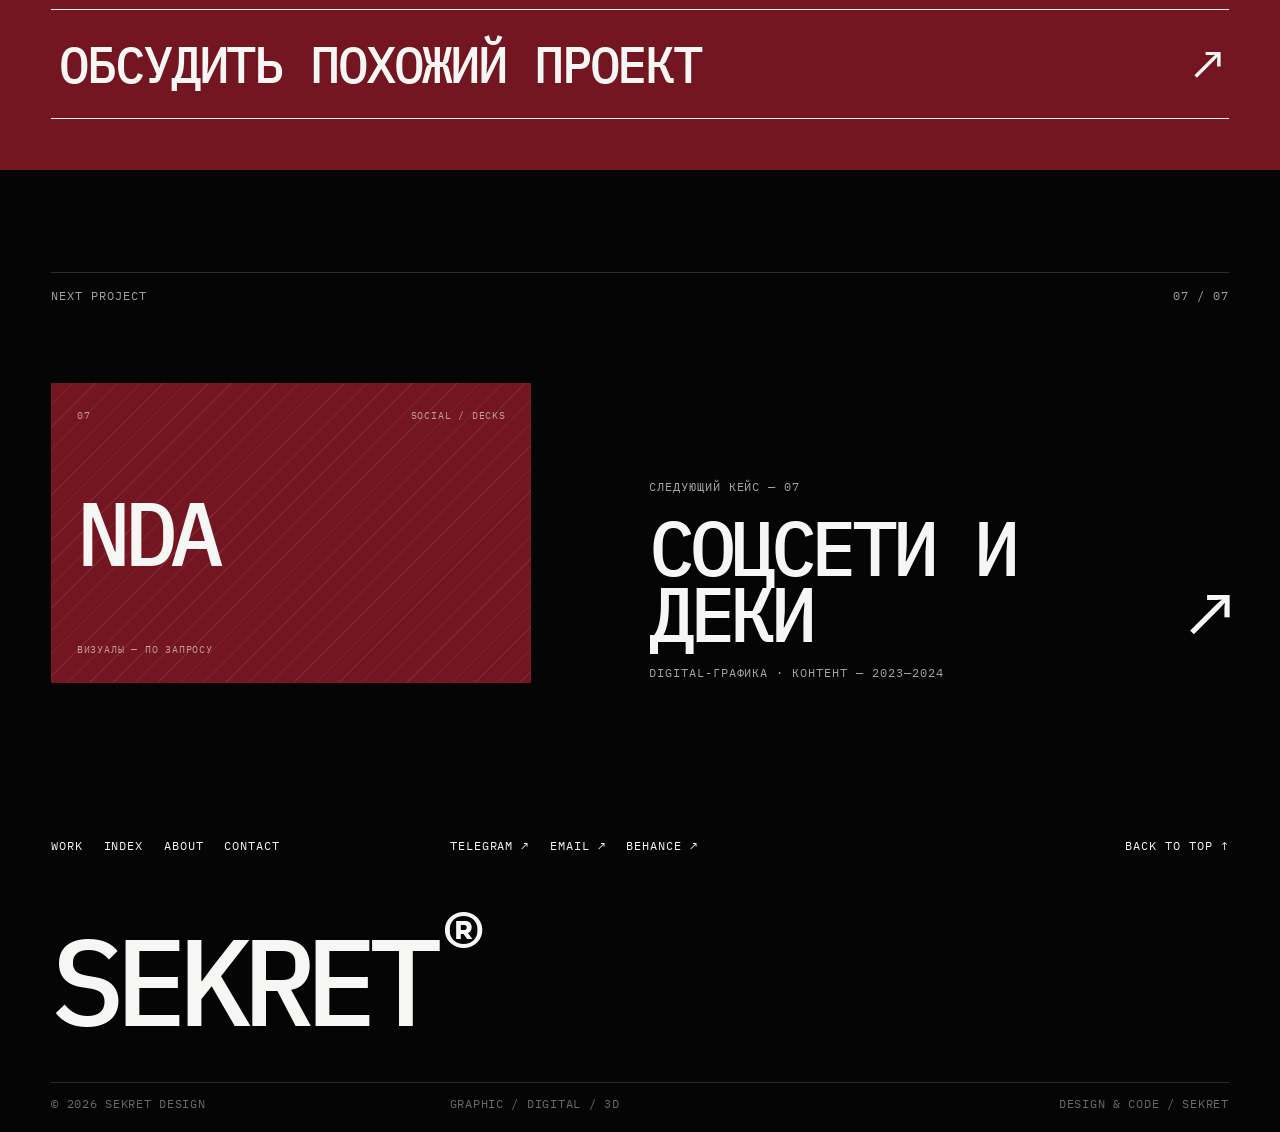
<file: project-3.html>
<!DOCTYPE html>
<html lang="ru">
<head>
<meta charset="UTF-8">
<meta name="viewport" content="width=device-width, initial-scale=1.0">
<title>Карточки товаров e-commerce — SEKRET®</title>
<meta name="description" content="Система карточек товаров для маркетплейса: главное фото, инфографика и дополнительные слайды на единой модульной сетке.">
<meta name="theme-color" content="#F6F6F4">
<script>document.documentElement.classList.add('js');</script>
<link rel="preconnect" href="https://fonts.googleapis.com">
<link rel="preconnect" href="https://fonts.gstatic.com" crossorigin>
<link href="https://fonts.googleapis.com/css2?family=IBM+Plex+Mono:ital,wght@0,300;0,400;0,500;0,600;1,400&display=swap" rel="stylesheet">
<link rel="stylesheet" href="styles/style.css">
</head>
<body class="page-case" data-project="commerce">

<a class="skip" href="#main">Перейти к содержанию</a>

<div class="curtain" id="curtain" aria-hidden="true">
  <div class="site-shell grid-12 curtain-inner">
    <span class="cu-label" id="cuLabel">SEKRET®</span>
    <span class="cu-title" id="cuTitle">E-commerce карточки</span>
    <span class="cu-count" id="cuCount"></span>
  </div>
</div>

<header class="hdr" id="hdr">
  <div class="site-shell grid-12 hdr-row">
    <a class="hdr-brand" href="index.html#top" aria-label="SEKRET — на главную">SEKRET<sup>®</sup></a>
    <p class="hdr-section" aria-hidden="true"><span id="hdrSection">Case 06</span></p>
    <nav class="hdr-nav" aria-label="Основная навигация">
      <a href="index.html#work">Work</a>
      <a href="index.html#index">Index</a>
      <a href="index.html#about">About</a>
      <a href="index.html#contact">Contact</a>
    </nav>
    <p class="hdr-status"><span class="dot" aria-hidden="true"></span>SPB <time id="clock">--:--</time></p>
    <button class="hdr-menu" id="menuBtn" aria-expanded="false" aria-controls="menu">Menu</button>
  </div>
  <i class="hdr-progress" id="progress" aria-hidden="true"></i>
</header>

<nav class="menu" id="menu" aria-label="Мобильное меню" hidden>
  <div class="site-shell menu-inner">
    <a href="index.html#work"><span>01</span>Work</a>
    <a href="index.html#index"><span>02</span>Index</a>
    <a href="index.html#about"><span>05</span>About</a>
    <a href="index.html#contact"><span>06</span>Contact</a>
    <p class="menu-foot">Санкт-Петербург — удалённо<br><a href="https://t.me/sekretiktg" target="_blank" rel="noopener noreferrer">Telegram ↗</a></p>
  </div>
</nav>

<main id="main" data-theme="light" data-label="Case 06 — E-commerce карточки">
  <header class="ch site-shell grid-12" data-case-head><!-- строится из scripts/projects.js --></header>

  <div class="ch-media site-shell">
    <figure class="fig m-full"><div class="frame" data-reveal="media"><span class="nda-frame nda-frame--accent" style="--ar:16 / 9"><small><span>Проект под NDA</span><span>16/9</span></small><strong>NDA</strong><small><span>Визуалы — по запросу</span><span>Обложка кейса</span></small></span></div><figcaption><span>Fig. 01</span>Проект под NDA</figcaption></figure>
  </div>
  <!-- Замените NDA-кадры на реальные изображения, когда материалы можно будет показать:
       <figure class="fig m-full"><div class="frame" data-reveal="media"><img src="assets/work/....jpg" alt="..."></div></figure> -->
  <section class="cs" data-theme="light" data-label="Case 06 — Story">
    <div class="cs-block site-shell grid-12">
      <p class="cs-label"><span>01</span>Challenge</p>
      <p class="cs-text" data-reveal="fade">Сделать каталог маркетплейса визуально цельным, когда товаров много, а категории сильно отличаются друг от друга.</p>
      <p class="cs-note" data-reveal="fade"><b>NDA</b>Материалы проекта показываю по запросу — напишите в Telegram.</p>
    </div>
    <div class="cs-media site-shell grid-12">
      <figure class="fig m-left"><div class="frame" data-reveal="media"><span class="nda-frame" style="--ar:4 / 5"><small><span>Главное фото</span><span>4/5</span></small><strong>NDA</strong><small><span>Визуалы — по запросу</span><span>Формат</span></small></span></div><figcaption><span>Fig. 02</span>Главное фото</figcaption></figure>
      <figure class="fig m-right"><div class="frame" data-reveal="media"><span class="nda-frame" style="--ar:4 / 5"><small><span>Инфографика</span><span>4/5</span></small><strong>NDA</strong><small><span>Визуалы — по запросу</span><span>Формат</span></small></span></div><figcaption><span>Fig. 03</span>Инфографика</figcaption></figure>
    </div>
    <div class="cs-block site-shell grid-12">
      <p class="cs-label"><span>02</span>Response</p>
      <p class="cs-text" data-reveal="fade">Система карточек: главное фото, инфографика с характеристиками и набор дополнительных слайдов. Модульные шаблоны с единой сеткой и шрифтовой иерархией позволяют быстро собирать карточки под новые товары.</p>
      
    </div>
    <div class="cs-block site-shell grid-12">
      <p class="cs-label"><span>03</span>Value</p>
      <p class="cs-value" data-reveal="fade">Шаблоны, которые масштабируются на весь каталог и делают ключевые характеристики <em>считываемыми</em> с превью.</p>
    </div>
  </section>
</main>

<section class="case-cta" data-theme="accent" data-label="Contact">
  <a class="site-shell contact-cta" href="https://t.me/sekretiktg" target="_blank" rel="noopener noreferrer" data-cursor="write">
    <span class="cc-text">Обсудить похожий проект</span>
    <span class="cc-arrow" aria-hidden="true"><i class="cc-line"></i>↗</span>
  </a>
</section>

<section class="next" data-theme="dark" data-label="Next project" data-case-next><!-- строится из scripts/projects.js --></section>

<footer class="footer" data-theme="dark" data-label="Footer">
  <div class="site-shell">
    <div class="footer-top grid-12">
      <nav class="ft-col ft-col--nav" aria-label="Навигация в подвале">
        <a href="index.html#work">Work</a><a href="index.html#index">Index</a><a href="index.html#about">About</a><a href="index.html#contact">Contact</a>
      </nav>
      <div class="ft-col ft-col--social">
        <a href="https://t.me/sekretiktg" target="_blank" rel="noopener noreferrer">Telegram ↗</a><a href="mailto:mail@example.com">Email ↗</a><a href="#" target="_blank" rel="noopener noreferrer">Behance ↗</a>
      </div>
      <a class="ft-top" href="#main">Back to top <b>↑</b></a>
    </div>
    <p class="footer-mark" data-reveal="track" aria-hidden="true">SEKRET<sup>®</sup></p>
    <div class="footer-bottom grid-12">
      <span>© 2026 Sekret Design</span>
      <span>Graphic / Digital / 3D</span>
      <span class="fb-r">Design &amp; code / SEKRET</span>
    </div>
  </div>
</footer>

<script src="scripts/projects.js"></script>
<script src="scripts/script.js"></script>
</body>
</html>
</file>
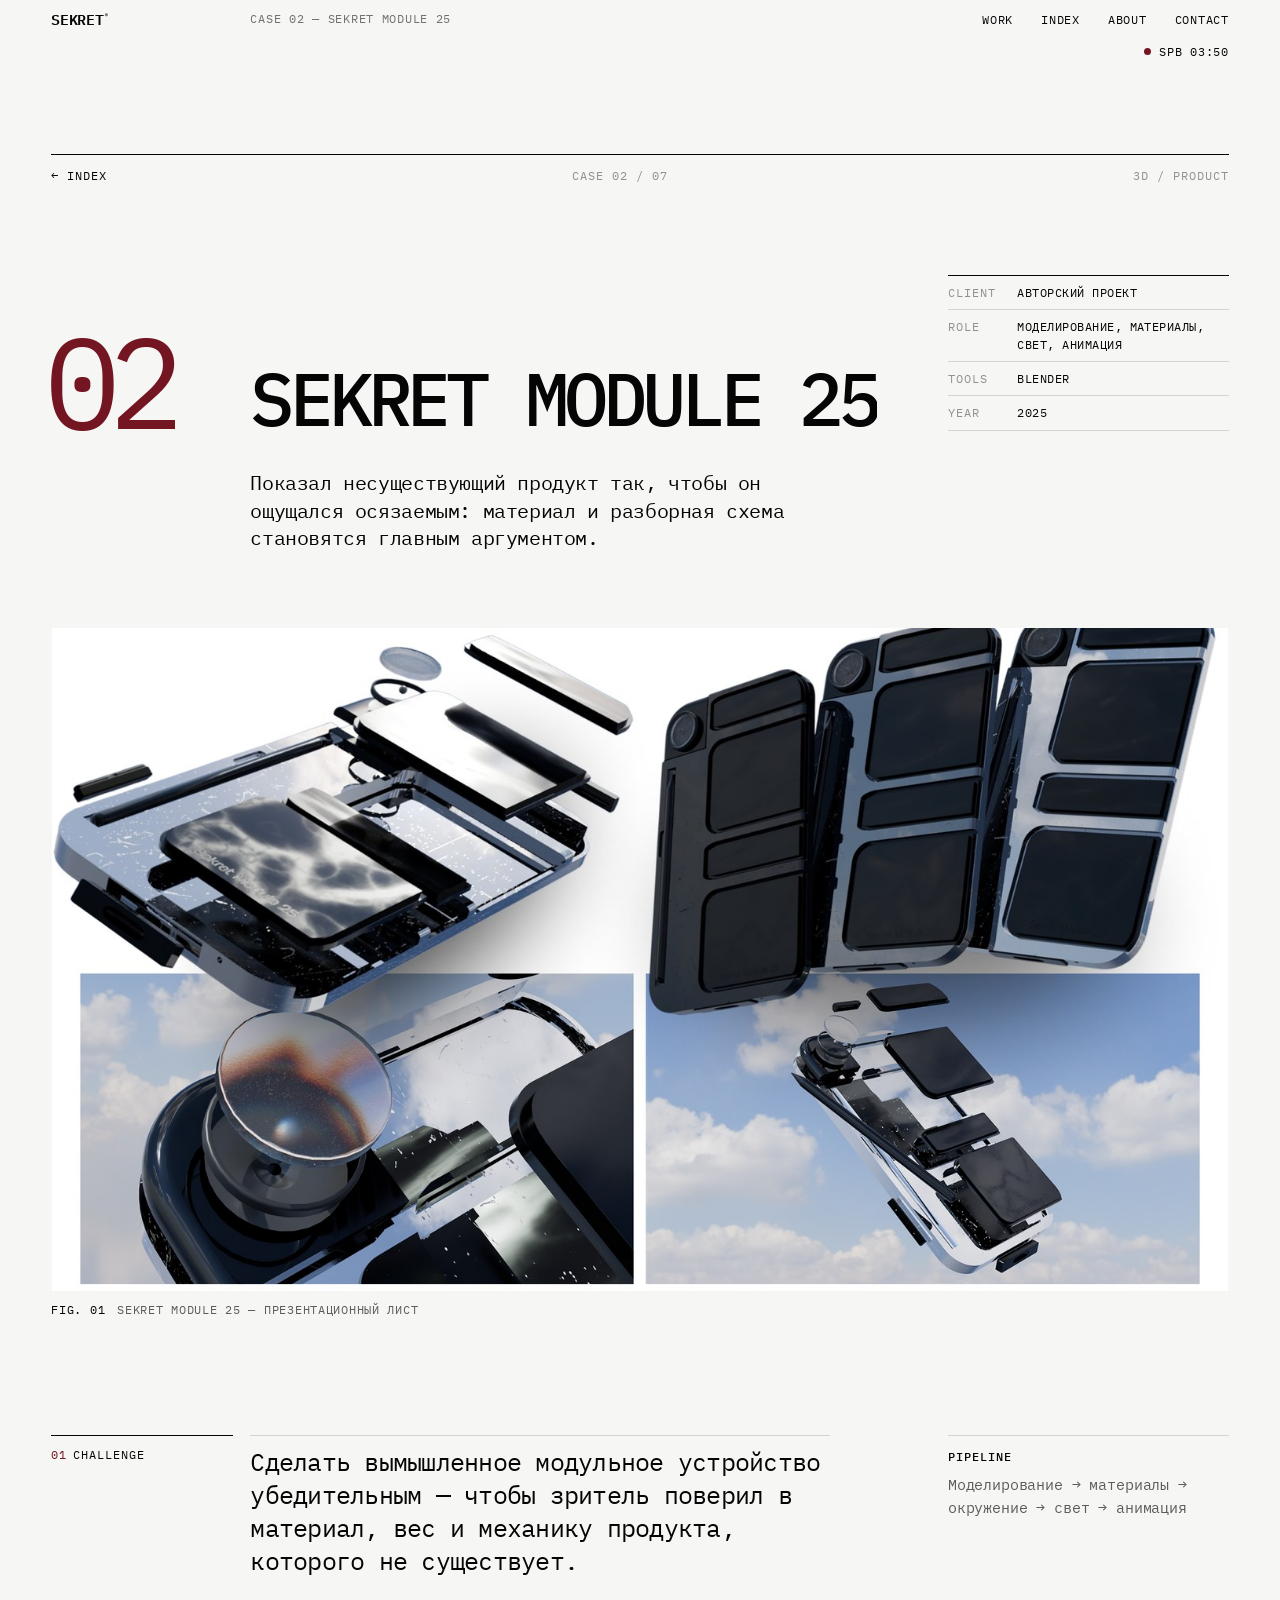
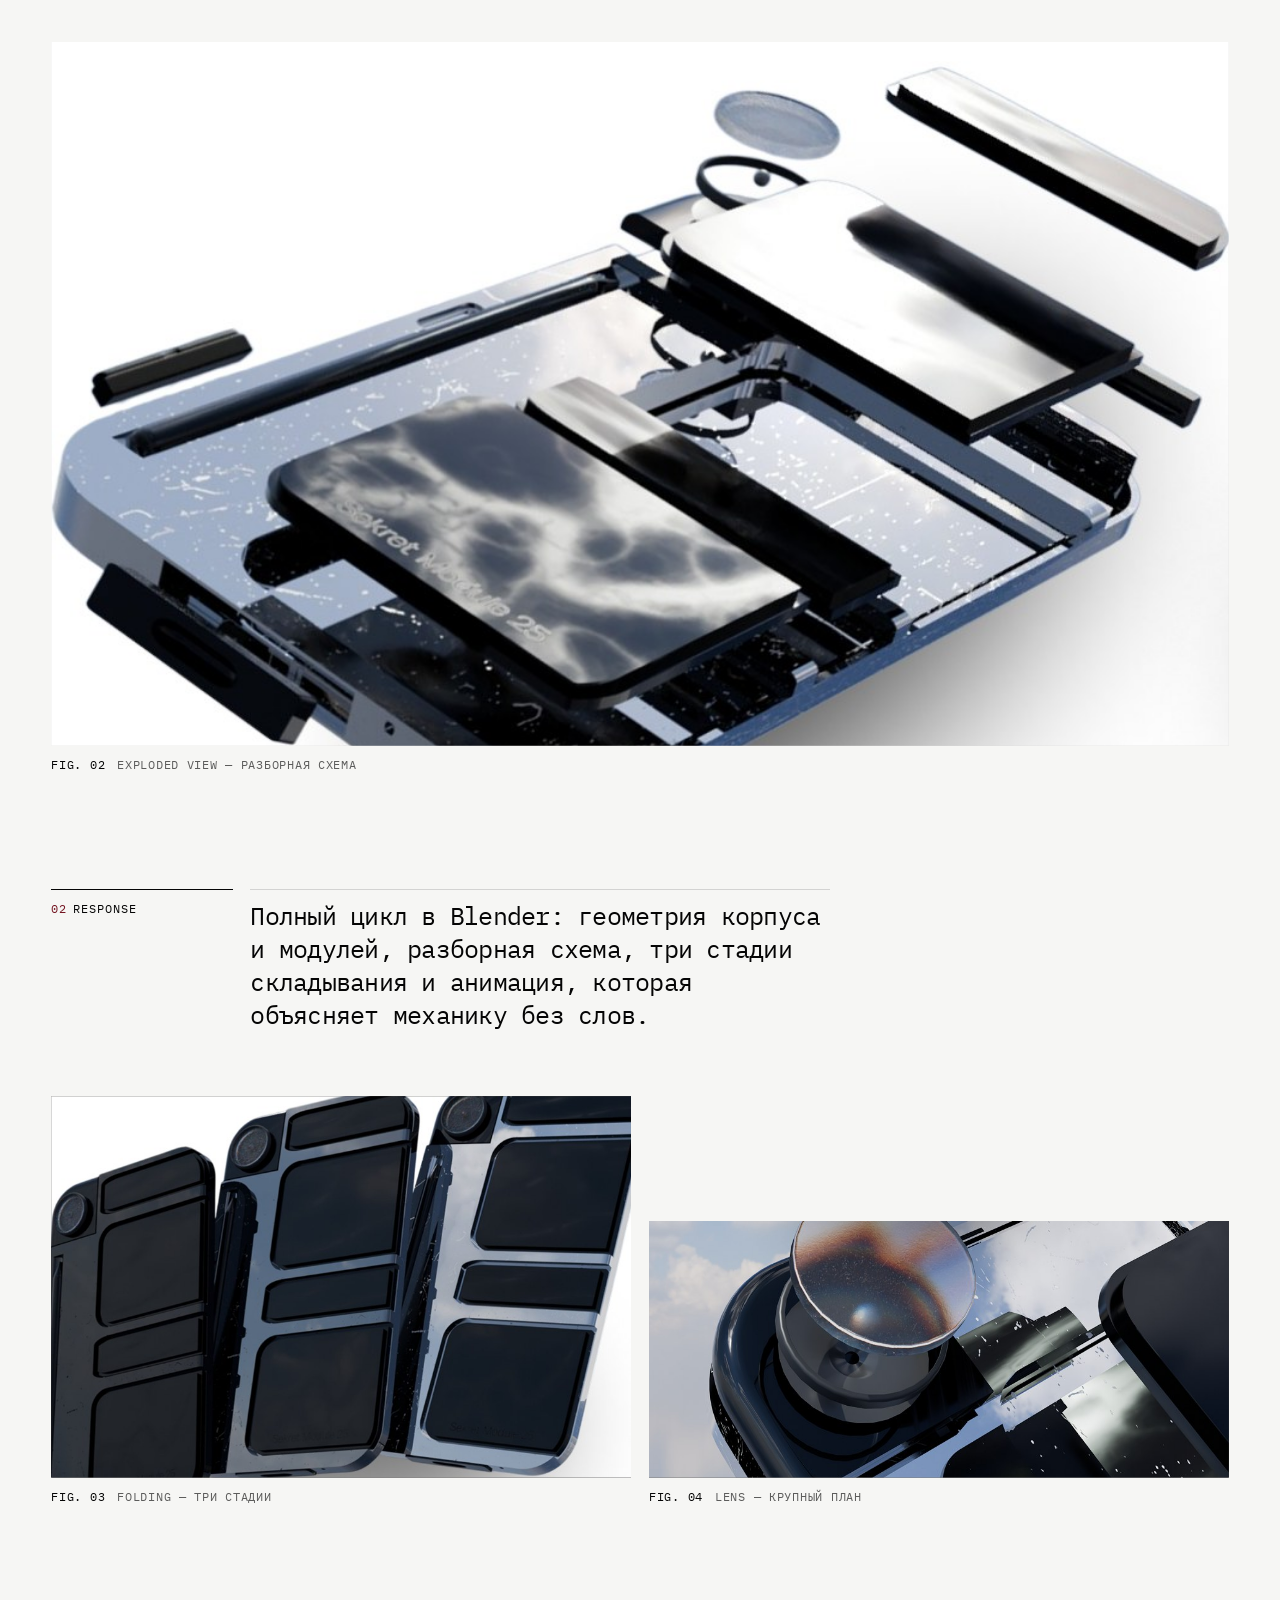
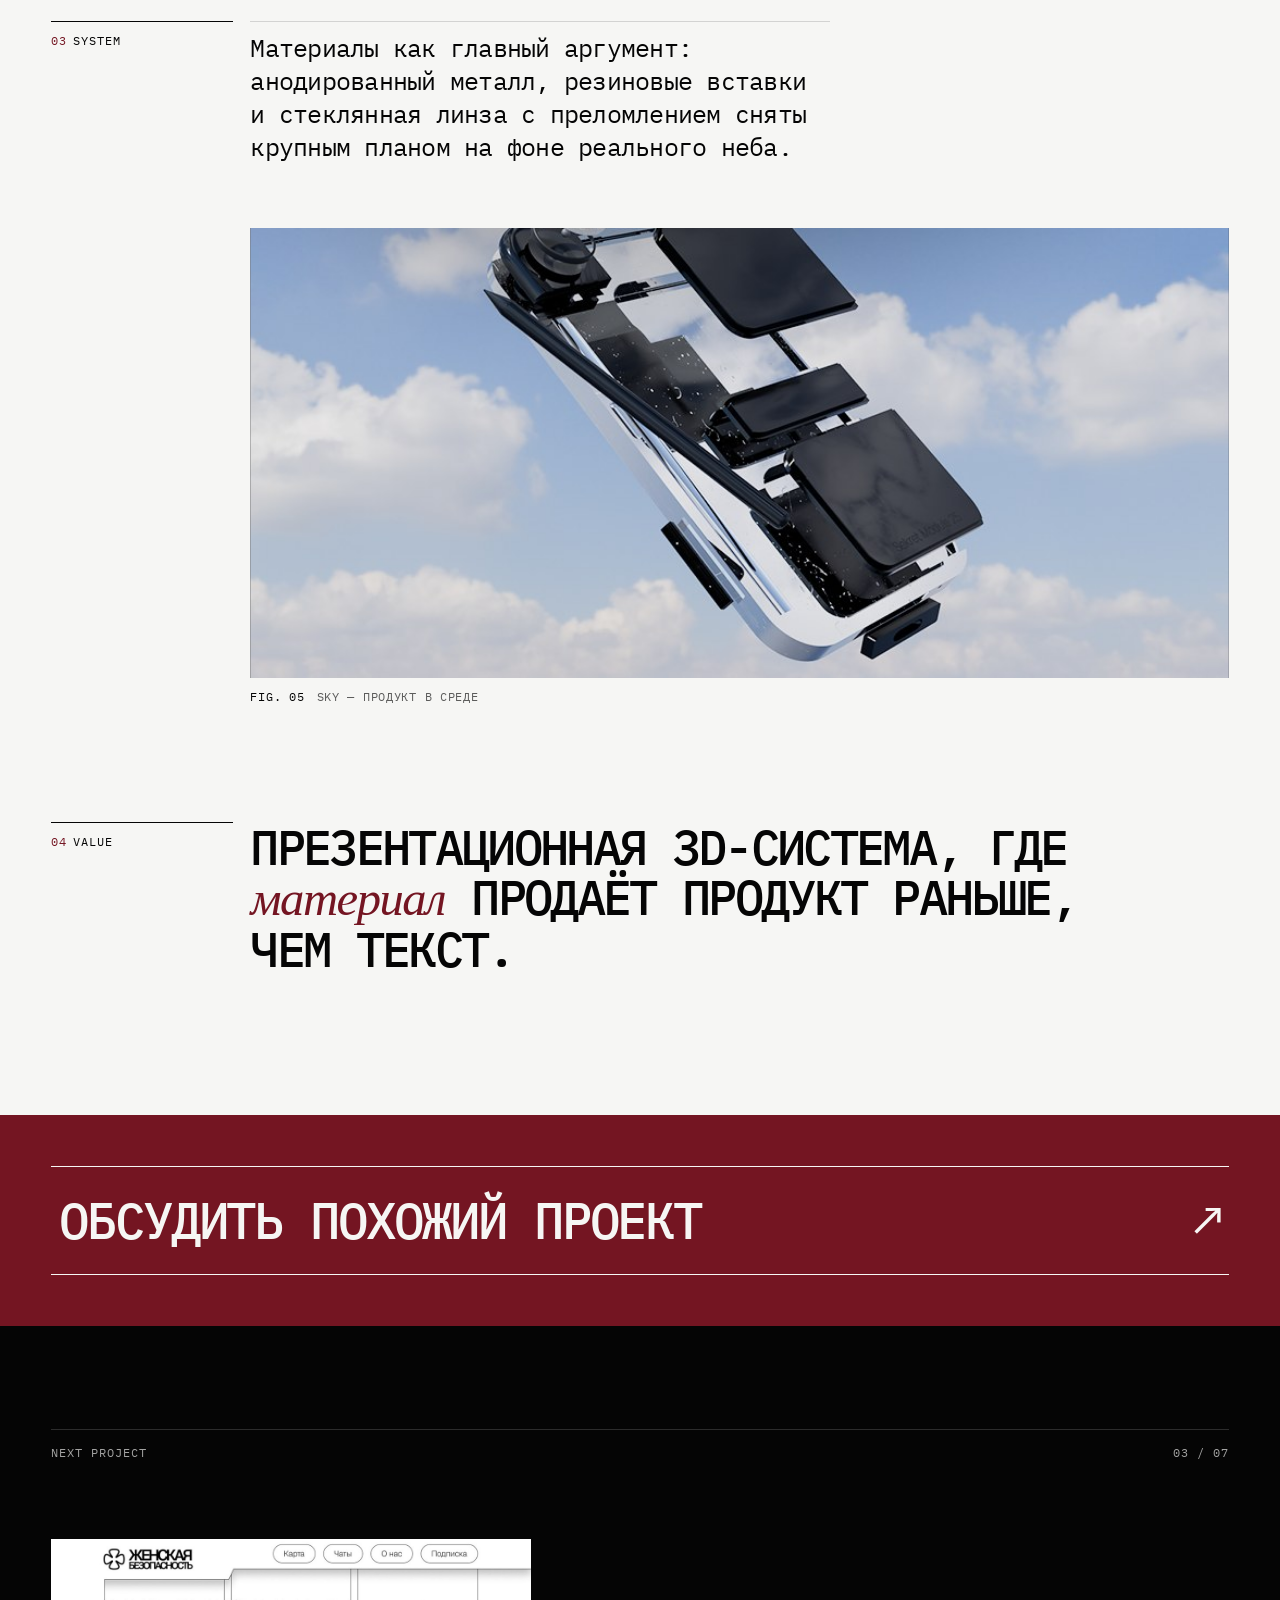
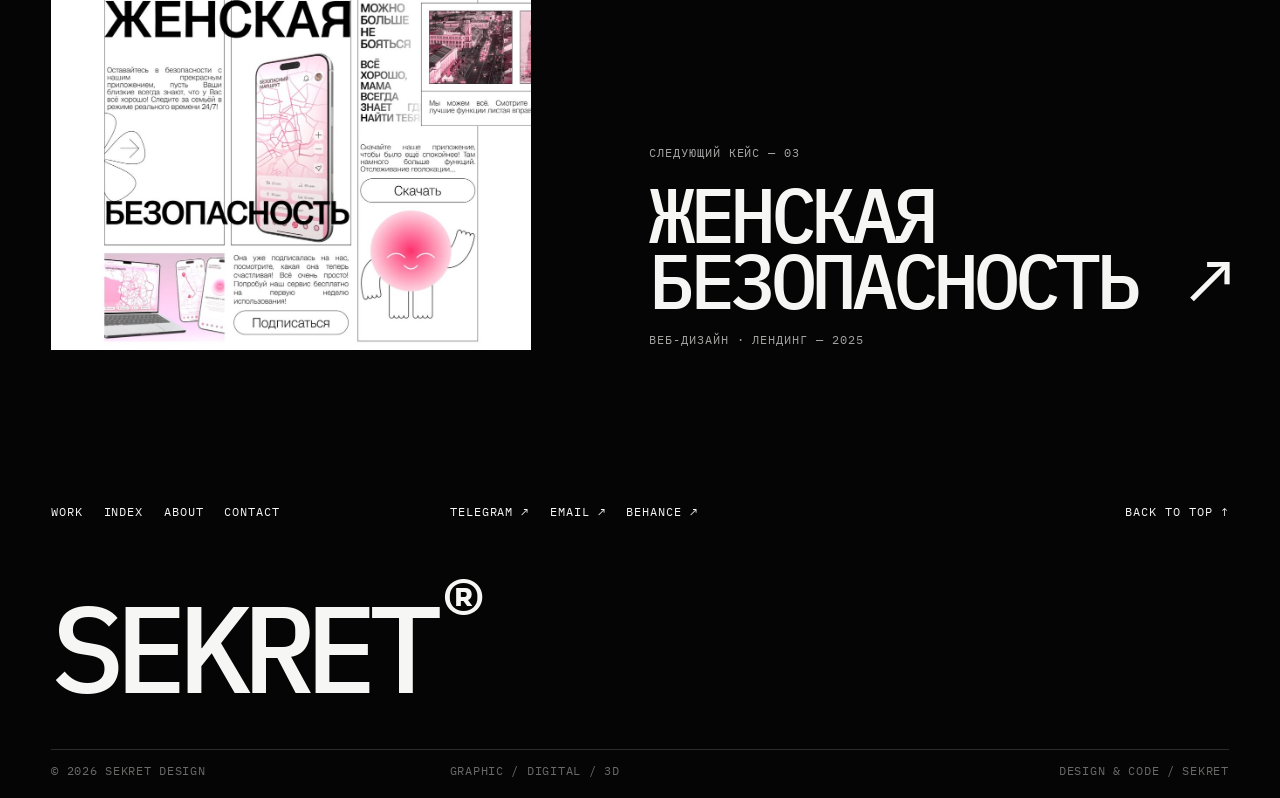
<file: project-4.html>
<!DOCTYPE html>
<html lang="ru">
<head>
<meta charset="UTF-8">
<meta name="viewport" content="width=device-width, initial-scale=1.0">
<title>Sekret Module 25 — SEKRET®</title>
<meta name="description" content="3D-визуализация модульного складного устройства Sekret Module 25 в Blender: модель, материалы, свет и анимация.">
<meta name="theme-color" content="#F6F6F4">
<script>document.documentElement.classList.add('js');</script>
<link rel="preconnect" href="https://fonts.googleapis.com">
<link rel="preconnect" href="https://fonts.gstatic.com" crossorigin>
<link href="https://fonts.googleapis.com/css2?family=IBM+Plex+Mono:ital,wght@0,300;0,400;0,500;0,600;1,400&display=swap" rel="stylesheet">
<link rel="stylesheet" href="styles/style.css">
</head>
<body class="page-case" data-project="module">

<a class="skip" href="#main">Перейти к содержанию</a>

<div class="curtain" id="curtain" aria-hidden="true">
  <div class="site-shell grid-12 curtain-inner">
    <span class="cu-label" id="cuLabel">SEKRET®</span>
    <span class="cu-title" id="cuTitle">Sekret Module 25</span>
    <span class="cu-count" id="cuCount"></span>
  </div>
</div>

<header class="hdr" id="hdr">
  <div class="site-shell grid-12 hdr-row">
    <a class="hdr-brand" href="index.html#top" aria-label="SEKRET — на главную">SEKRET<sup>®</sup></a>
    <p class="hdr-section" aria-hidden="true"><span id="hdrSection">Case 02</span></p>
    <nav class="hdr-nav" aria-label="Основная навигация">
      <a href="index.html#work">Work</a>
      <a href="index.html#index">Index</a>
      <a href="index.html#about">About</a>
      <a href="index.html#contact">Contact</a>
    </nav>
    <p class="hdr-status"><span class="dot" aria-hidden="true"></span>SPB <time id="clock">--:--</time></p>
    <button class="hdr-menu" id="menuBtn" aria-expanded="false" aria-controls="menu">Menu</button>
  </div>
  <i class="hdr-progress" id="progress" aria-hidden="true"></i>
</header>

<nav class="menu" id="menu" aria-label="Мобильное меню" hidden>
  <div class="site-shell menu-inner">
    <a href="index.html#work"><span>01</span>Work</a>
    <a href="index.html#index"><span>02</span>Index</a>
    <a href="index.html#about"><span>05</span>About</a>
    <a href="index.html#contact"><span>06</span>Contact</a>
    <p class="menu-foot">Санкт-Петербург — удалённо<br><a href="https://t.me/sekretiktg" target="_blank" rel="noopener noreferrer">Telegram ↗</a></p>
  </div>
</nav>

<main id="main" data-theme="light" data-label="Case 02 — Sekret Module 25">
  <header class="ch site-shell grid-12" data-case-head><!-- строится из scripts/projects.js --></header>

  <div class="ch-media site-shell">
    <figure class="fig m-full"><div class="frame frame--paper" data-reveal="media"><span class="crop" style="--sw:1800;--sh:1027;--x:150;--y:116;--w:1500;--h:845"><img src="assets/work/3d-cover.jpg" alt="Sekret Module 25 — разборная схема, стадии складывания и крупные планы" decoding="async"></span></div><figcaption><span>Fig. 01</span>Sekret Module 25 — презентационный лист</figcaption></figure>
  </div>
  <section class="cs" data-theme="light" data-label="Case 02 — Story">
    <div class="cs-block site-shell grid-12">
      <p class="cs-label"><span>01</span>Challenge</p>
      <p class="cs-text" data-reveal="fade">Сделать вымышленное модульное устройство убедительным — чтобы зритель поверил в материал, вес и механику продукта, которого не существует.</p>
      <p class="cs-note" data-reveal="fade"><b>Pipeline</b>Моделирование → материалы → окружение → свет → анимация</p>
    </div>
    <div class="cs-media site-shell grid-12">
      <figure class="fig m-full"><div class="frame frame--paper" data-reveal="media"><span class="crop" style="--sw:984;--sh:684;--x:0;--y:0;--w:984;--h:588"><img src="assets/work/3d-exploded.jpg" alt="Разборная схема устройства" loading="lazy" decoding="async"></span></div><figcaption><span>Fig. 02</span>Exploded view — разборная схема</figcaption></figure>
    </div>
    <div class="cs-block site-shell grid-12">
      <p class="cs-label"><span>02</span>Response</p>
      <p class="cs-text" data-reveal="fade">Полный цикл в Blender: геометрия корпуса и модулей, разборная схема, три стадии складывания и анимация, которая объясняет механику без слов.</p>
      
    </div>
    <div class="cs-media site-shell grid-12">
      <figure class="fig m-left"><div class="frame" data-reveal="media"><span class="crop" style="--sw:900;--sh:684;--x:0;--y:0;--w:900;--h:592"><img src="assets/work/3d-folded.jpg" alt="Три стадии складывания корпуса" loading="lazy" decoding="async"></span></div><figcaption><span>Fig. 03</span>Folding — три стадии</figcaption></figure>
      <figure class="fig m-right"><div class="frame" data-reveal="media"><span class="crop" style="--sw:984;--sh:516;--x:48;--y:0;--w:936;--h:414"><img src="assets/work/3d-lens.jpg" alt="Крупный план линзы" loading="lazy" decoding="async"></span></div><figcaption><span>Fig. 04</span>Lens — крупный план</figcaption></figure>
    </div>
    <div class="cs-block site-shell grid-12">
      <p class="cs-label"><span>03</span>System</p>
      <p class="cs-text" data-reveal="fade">Материалы как главный аргумент: анодированный металл, резиновые вставки и стеклянная линза с преломлением сняты крупным планом на фоне реального неба.</p>
      
    </div>
    <div class="cs-media site-shell grid-12">
      <figure class="fig m-wide-r"><div class="frame" data-reveal="media"><span class="crop" style="--sw:900;--sh:516;--x:0;--y:0;--w:900;--h:414"><img src="assets/work/3d-sky.jpg" alt="Устройство на фоне облачного неба" loading="lazy" decoding="async"></span></div><figcaption><span>Fig. 05</span>Sky — продукт в среде</figcaption></figure>
    </div>
    <div class="cs-block site-shell grid-12">
      <p class="cs-label"><span>04</span>Value</p>
      <p class="cs-value" data-reveal="fade">Презентационная 3D-система, где <em>материал</em> продаёт продукт раньше, чем текст.</p>
    </div>
  </section>
</main>

<section class="case-cta" data-theme="accent" data-label="Contact">
  <a class="site-shell contact-cta" href="https://t.me/sekretiktg" target="_blank" rel="noopener noreferrer" data-cursor="write">
    <span class="cc-text">Обсудить похожий проект</span>
    <span class="cc-arrow" aria-hidden="true"><i class="cc-line"></i>↗</span>
  </a>
</section>

<section class="next" data-theme="dark" data-label="Next project" data-case-next><!-- строится из scripts/projects.js --></section>

<footer class="footer" data-theme="dark" data-label="Footer">
  <div class="site-shell">
    <div class="footer-top grid-12">
      <nav class="ft-col ft-col--nav" aria-label="Навигация в подвале">
        <a href="index.html#work">Work</a><a href="index.html#index">Index</a><a href="index.html#about">About</a><a href="index.html#contact">Contact</a>
      </nav>
      <div class="ft-col ft-col--social">
        <a href="https://t.me/sekretiktg" target="_blank" rel="noopener noreferrer">Telegram ↗</a><a href="mailto:mail@example.com">Email ↗</a><a href="#" target="_blank" rel="noopener noreferrer">Behance ↗</a>
      </div>
      <a class="ft-top" href="#main">Back to top <b>↑</b></a>
    </div>
    <p class="footer-mark" data-reveal="track" aria-hidden="true">SEKRET<sup>®</sup></p>
    <div class="footer-bottom grid-12">
      <span>© 2026 Sekret Design</span>
      <span>Graphic / Digital / 3D</span>
      <span class="fb-r">Design &amp; code / SEKRET</span>
    </div>
  </div>
</footer>

<script src="scripts/projects.js"></script>
<script src="scripts/script.js"></script>
</body>
</html>
</file>
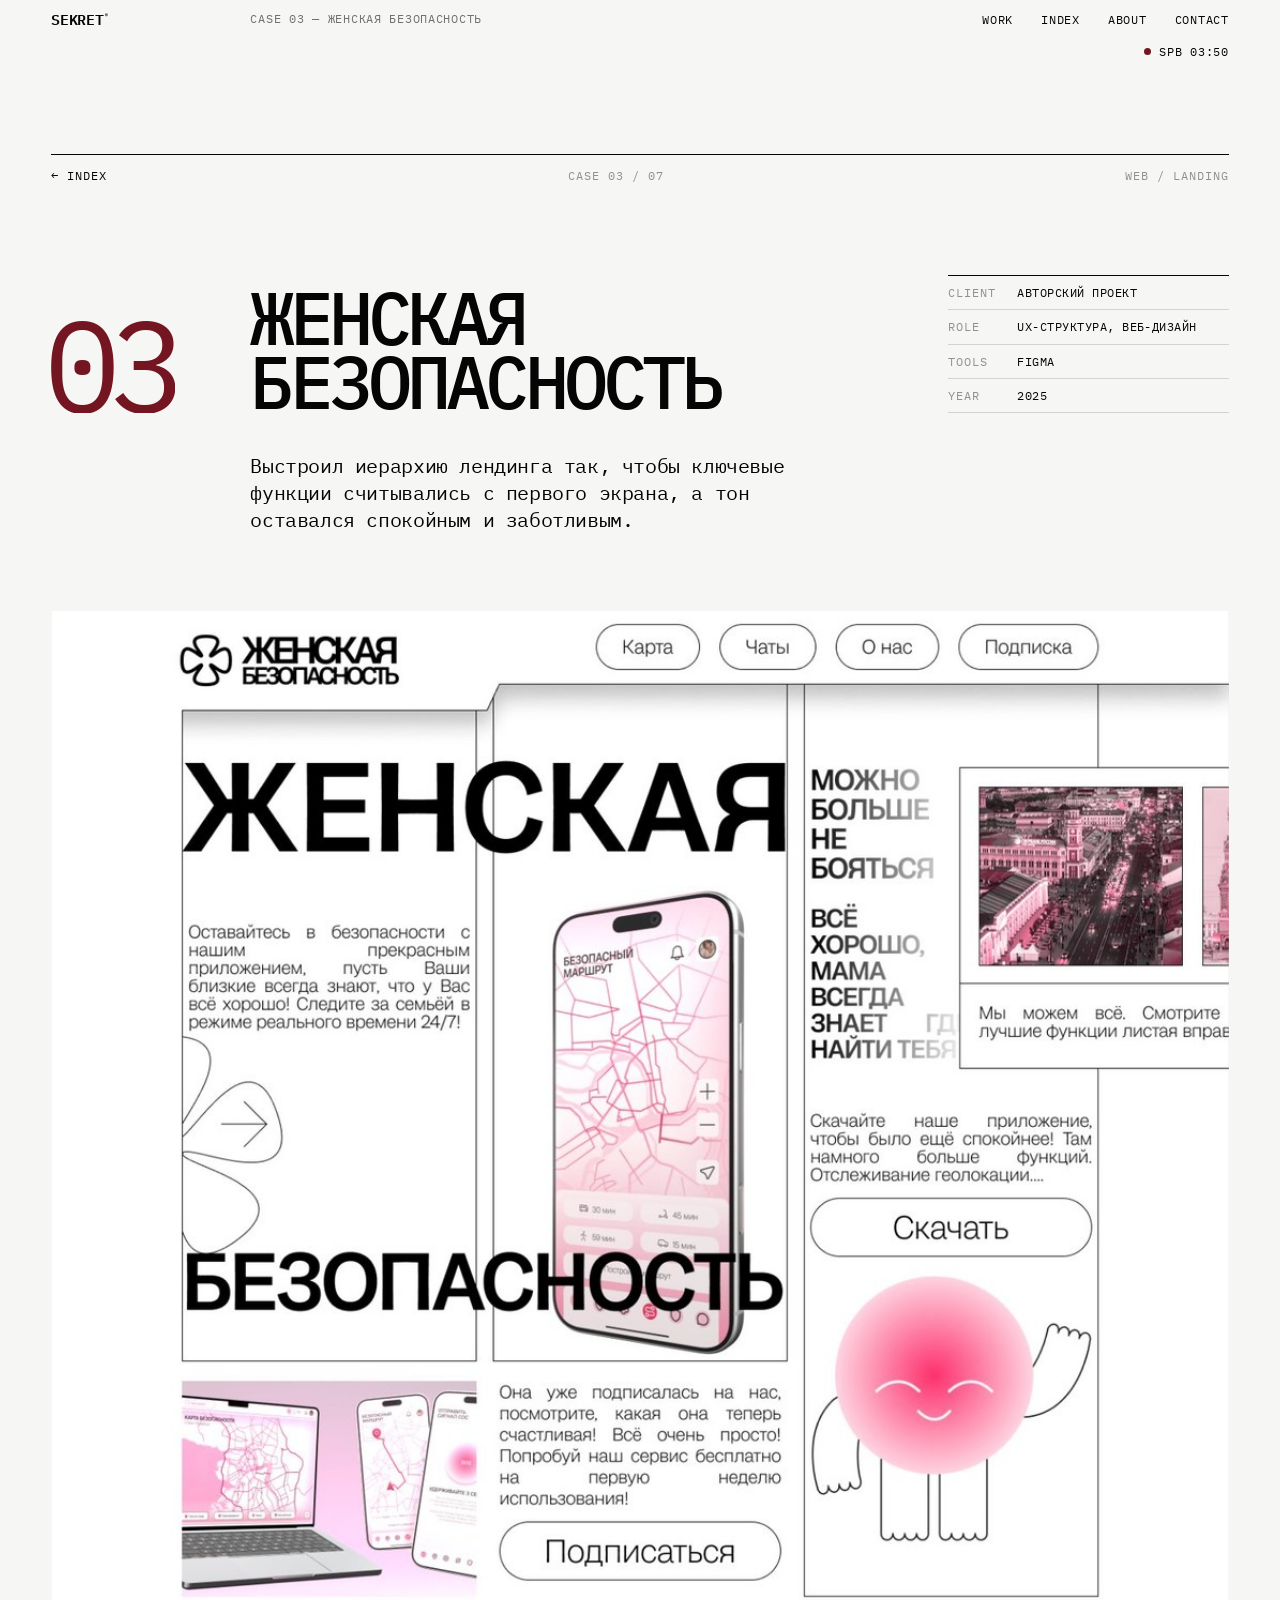
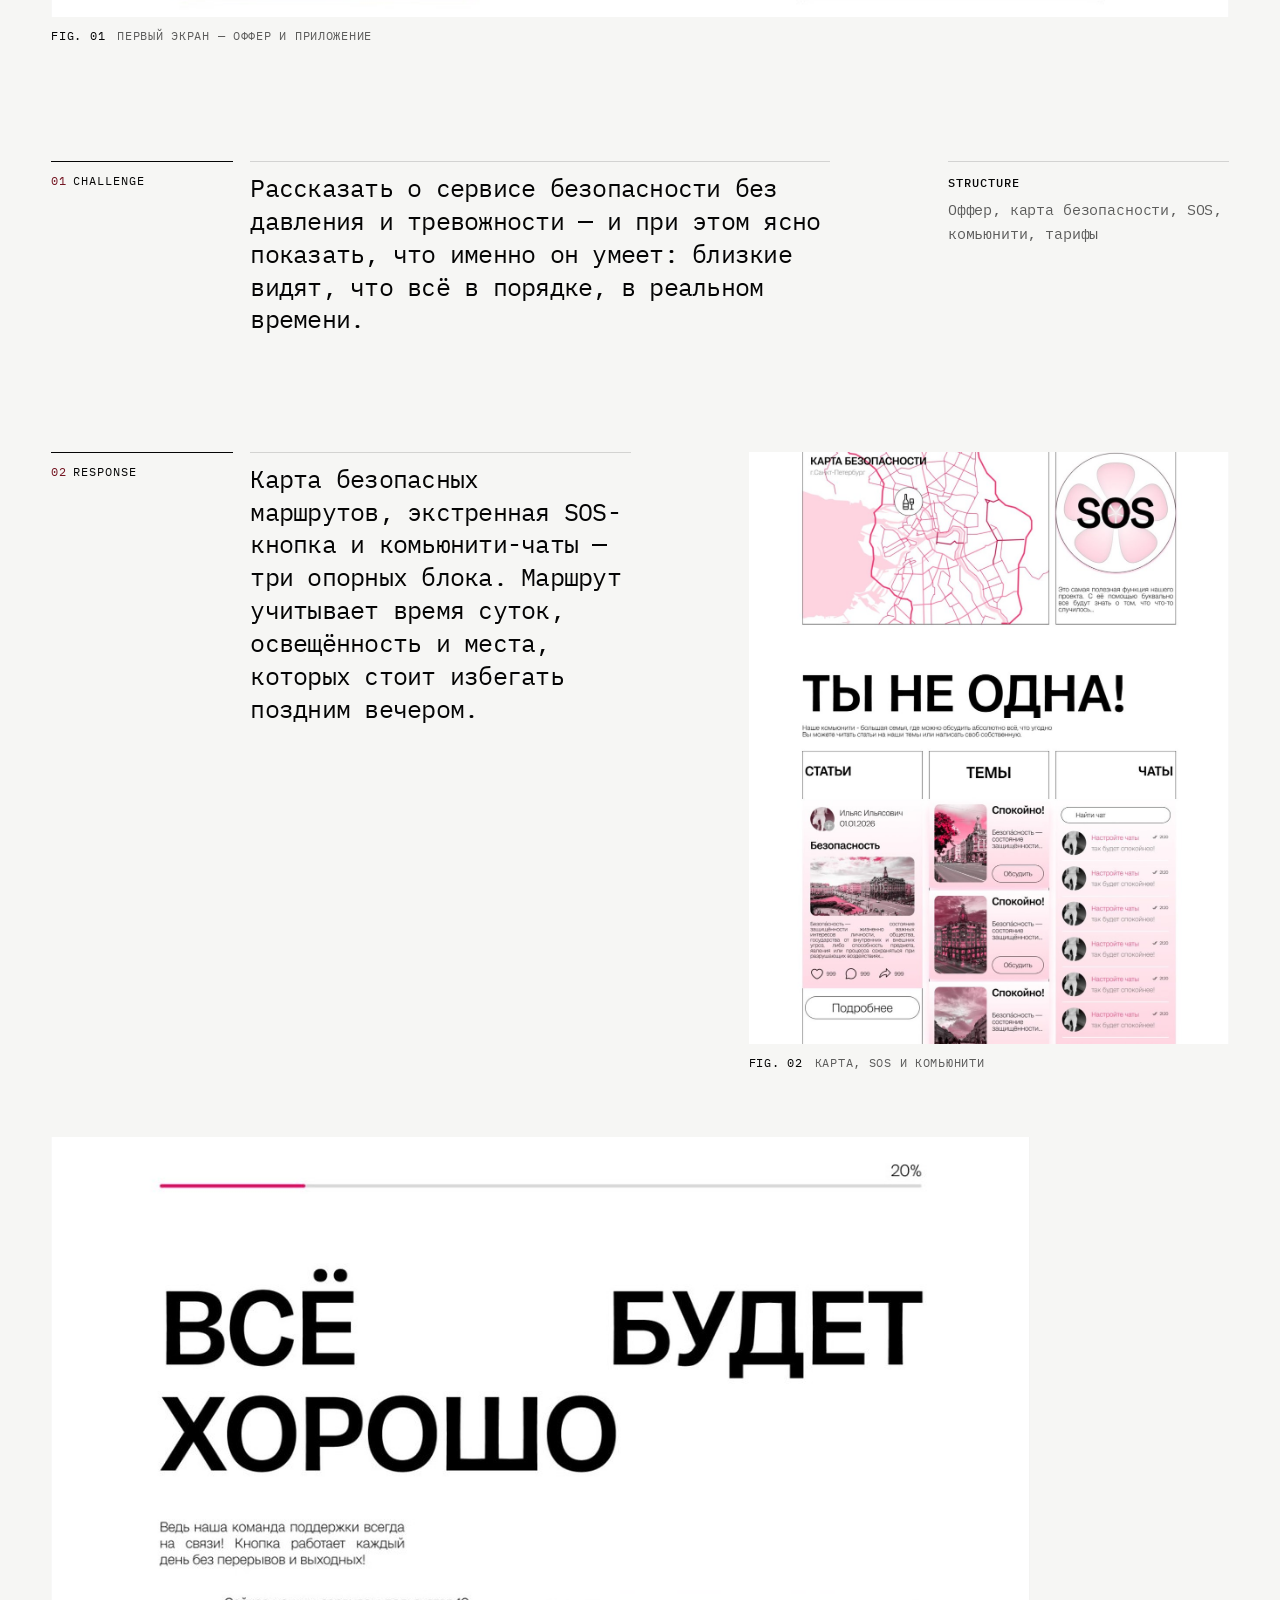
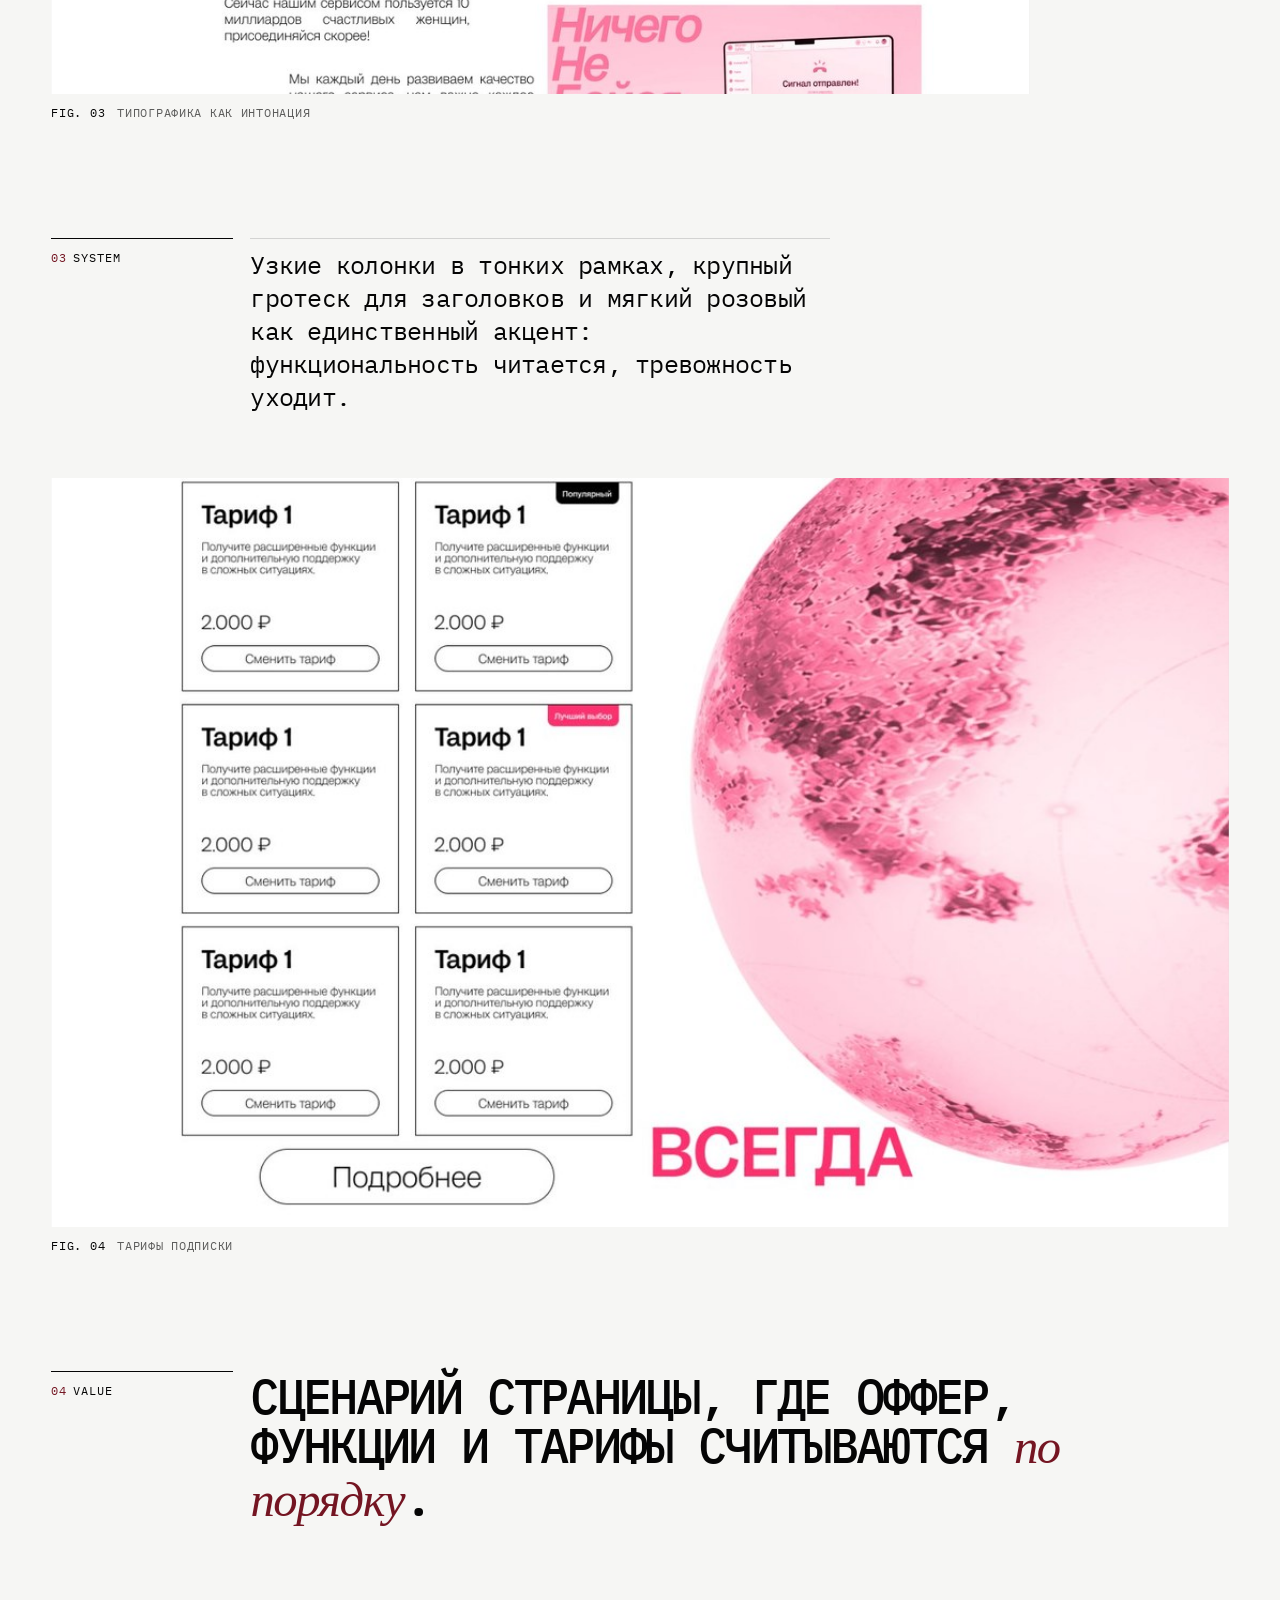
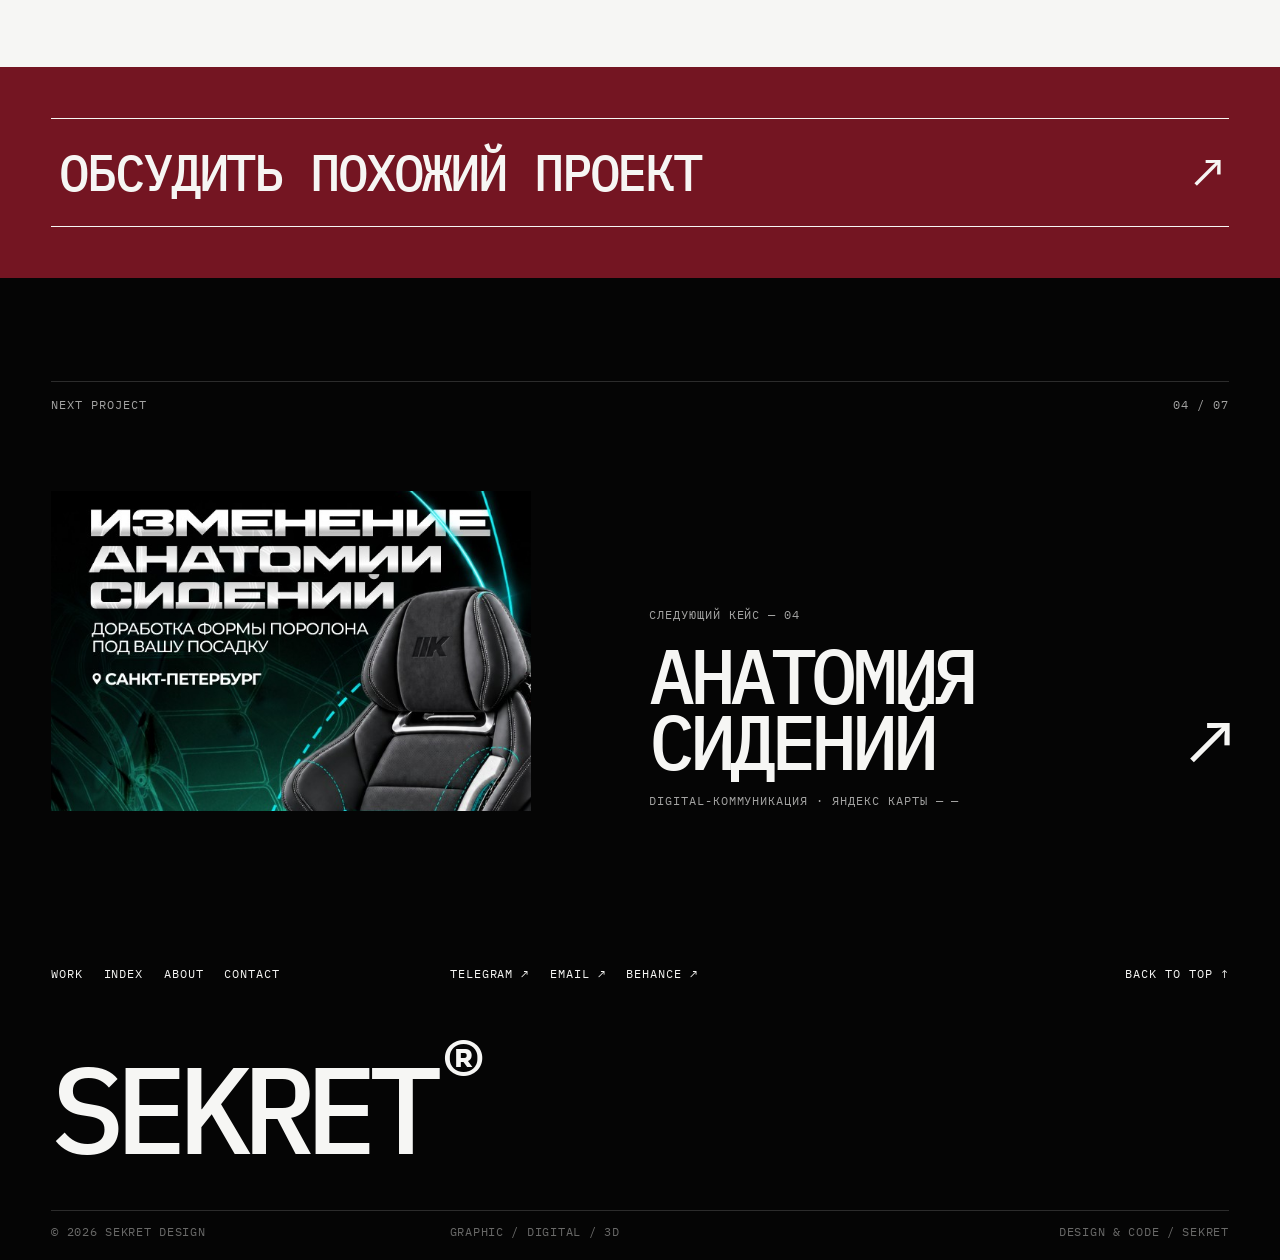
<file: project-5.html>
<!DOCTYPE html>
<html lang="ru">
<head>
<meta charset="UTF-8">
<meta name="viewport" content="width=device-width, initial-scale=1.0">
<title>Женская безопасность — SEKRET®</title>
<meta name="description" content="Лендинг мобильного приложения «Женская безопасность»: карта безопасных маршрутов, SOS и комьюнити-чаты.">
<meta name="theme-color" content="#F6F6F4">
<script>document.documentElement.classList.add('js');</script>
<link rel="preconnect" href="https://fonts.googleapis.com">
<link rel="preconnect" href="https://fonts.gstatic.com" crossorigin>
<link href="https://fonts.googleapis.com/css2?family=IBM+Plex+Mono:ital,wght@0,300;0,400;0,500;0,600;1,400&display=swap" rel="stylesheet">
<link rel="stylesheet" href="styles/style.css">
</head>
<body class="page-case" data-project="safety">

<a class="skip" href="#main">Перейти к содержанию</a>

<div class="curtain" id="curtain" aria-hidden="true">
  <div class="site-shell grid-12 curtain-inner">
    <span class="cu-label" id="cuLabel">SEKRET®</span>
    <span class="cu-title" id="cuTitle">Женская безопасность</span>
    <span class="cu-count" id="cuCount"></span>
  </div>
</div>

<header class="hdr" id="hdr">
  <div class="site-shell grid-12 hdr-row">
    <a class="hdr-brand" href="index.html#top" aria-label="SEKRET — на главную">SEKRET<sup>®</sup></a>
    <p class="hdr-section" aria-hidden="true"><span id="hdrSection">Case 03</span></p>
    <nav class="hdr-nav" aria-label="Основная навигация">
      <a href="index.html#work">Work</a>
      <a href="index.html#index">Index</a>
      <a href="index.html#about">About</a>
      <a href="index.html#contact">Contact</a>
    </nav>
    <p class="hdr-status"><span class="dot" aria-hidden="true"></span>SPB <time id="clock">--:--</time></p>
    <button class="hdr-menu" id="menuBtn" aria-expanded="false" aria-controls="menu">Menu</button>
  </div>
  <i class="hdr-progress" id="progress" aria-hidden="true"></i>
</header>

<nav class="menu" id="menu" aria-label="Мобильное меню" hidden>
  <div class="site-shell menu-inner">
    <a href="index.html#work"><span>01</span>Work</a>
    <a href="index.html#index"><span>02</span>Index</a>
    <a href="index.html#about"><span>05</span>About</a>
    <a href="index.html#contact"><span>06</span>Contact</a>
    <p class="menu-foot">Санкт-Петербург — удалённо<br><a href="https://t.me/sekretiktg" target="_blank" rel="noopener noreferrer">Telegram ↗</a></p>
  </div>
</nav>

<main id="main" data-theme="light" data-label="Case 03 — Женская безопасность">
  <header class="ch site-shell grid-12" data-case-head><!-- строится из scripts/projects.js --></header>

  <div class="ch-media site-shell">
    <figure class="fig m-full"><div class="frame frame--paper" data-reveal="media"><span class="crop" style="--sw:1100;--sh:1037;--x:0;--y:0;--w:1100;--h:940"><img src="assets/work/landing-cover.jpg" alt="Первый экран лендинга «Женская безопасность»" decoding="async"></span></div><figcaption><span>Fig. 01</span>Первый экран — оффер и приложение</figcaption></figure>
  </div>
  <section class="cs" data-theme="light" data-label="Case 03 — Story">
    <div class="cs-block site-shell grid-12">
      <p class="cs-label"><span>01</span>Challenge</p>
      <p class="cs-text" data-reveal="fade">Рассказать о сервисе безопасности без давления и тревожности — и при этом ясно показать, что именно он умеет: близкие видят, что всё в порядке, в реальном времени.</p>
      <p class="cs-note" data-reveal="fade"><b>Structure</b>Оффер, карта безопасности, SOS, комьюнити, тарифы</p>
    </div>
    <div class="cs-block cs-split site-shell grid-12">
      <p class="cs-label"><span>02</span>Response</p>
      <p class="cs-text" data-reveal="fade">Карта безопасных маршрутов, экстренная SOS-кнопка и комьюнити-чаты — три опорных блока. Маршрут учитывает время суток, освещённость и места, которых стоит избегать поздним вечером.</p>
      <figure class="fig m-right"><div class="frame frame--paper" data-reveal="media"><span class="crop" style="--sw:1100;--sh:1357;--x:0;--y:0;--w:1100;--h:1357"><img src="assets/work/landing-01.jpg" alt="Карта безопасности, SOS и комьюнити-чаты" loading="lazy" decoding="async"></span></div><figcaption><span>Fig. 02</span>Карта, SOS и комьюнити</figcaption></figure>
    </div>
    <div class="cs-media site-shell grid-12">
      <figure class="fig m-wide-l"><div class="frame frame--paper" data-reveal="media"><span class="crop" style="--sw:1100;--sh:917;--x:0;--y:290;--w:1100;--h:627"><img src="assets/work/landing-02.jpg" alt="Блок «Всё будет хорошо»" loading="lazy" decoding="async"></span></div><figcaption><span>Fig. 03</span>Типографика как интонация</figcaption></figure>
    </div>
    <div class="cs-block site-shell grid-12">
      <p class="cs-label"><span>03</span>System</p>
      <p class="cs-text" data-reveal="fade">Узкие колонки в тонких рамках, крупный гротеск для заголовков и мягкий розовый как единственный акцент: функциональность читается, тревожность уходит.</p>
      
    </div>
    <div class="cs-media site-shell grid-12">
      <figure class="fig m-full"><div class="frame frame--paper" data-reveal="media"><span class="crop" style="--sw:1100;--sh:758;--x:0;--y:0;--w:1100;--h:700"><img src="assets/work/landing-03.jpg" alt="Блок тарифов подписки" loading="lazy" decoding="async"></span></div><figcaption><span>Fig. 04</span>Тарифы подписки</figcaption></figure>
    </div>
    <div class="cs-block site-shell grid-12">
      <p class="cs-label"><span>04</span>Value</p>
      <p class="cs-value" data-reveal="fade">Сценарий страницы, где оффер, функции и тарифы считываются <em>по порядку</em>.</p>
    </div>
  </section>
</main>

<section class="case-cta" data-theme="accent" data-label="Contact">
  <a class="site-shell contact-cta" href="https://t.me/sekretiktg" target="_blank" rel="noopener noreferrer" data-cursor="write">
    <span class="cc-text">Обсудить похожий проект</span>
    <span class="cc-arrow" aria-hidden="true"><i class="cc-line"></i>↗</span>
  </a>
</section>

<section class="next" data-theme="dark" data-label="Next project" data-case-next><!-- строится из scripts/projects.js --></section>

<footer class="footer" data-theme="dark" data-label="Footer">
  <div class="site-shell">
    <div class="footer-top grid-12">
      <nav class="ft-col ft-col--nav" aria-label="Навигация в подвале">
        <a href="index.html#work">Work</a><a href="index.html#index">Index</a><a href="index.html#about">About</a><a href="index.html#contact">Contact</a>
      </nav>
      <div class="ft-col ft-col--social">
        <a href="https://t.me/sekretiktg" target="_blank" rel="noopener noreferrer">Telegram ↗</a><a href="mailto:mail@example.com">Email ↗</a><a href="#" target="_blank" rel="noopener noreferrer">Behance ↗</a>
      </div>
      <a class="ft-top" href="#main">Back to top <b>↑</b></a>
    </div>
    <p class="footer-mark" data-reveal="track" aria-hidden="true">SEKRET<sup>®</sup></p>
    <div class="footer-bottom grid-12">
      <span>© 2026 Sekret Design</span>
      <span>Graphic / Digital / 3D</span>
      <span class="fb-r">Design &amp; code / SEKRET</span>
    </div>
  </div>
</footer>

<script src="scripts/projects.js"></script>
<script src="scripts/script.js"></script>
</body>
</html>
</file>
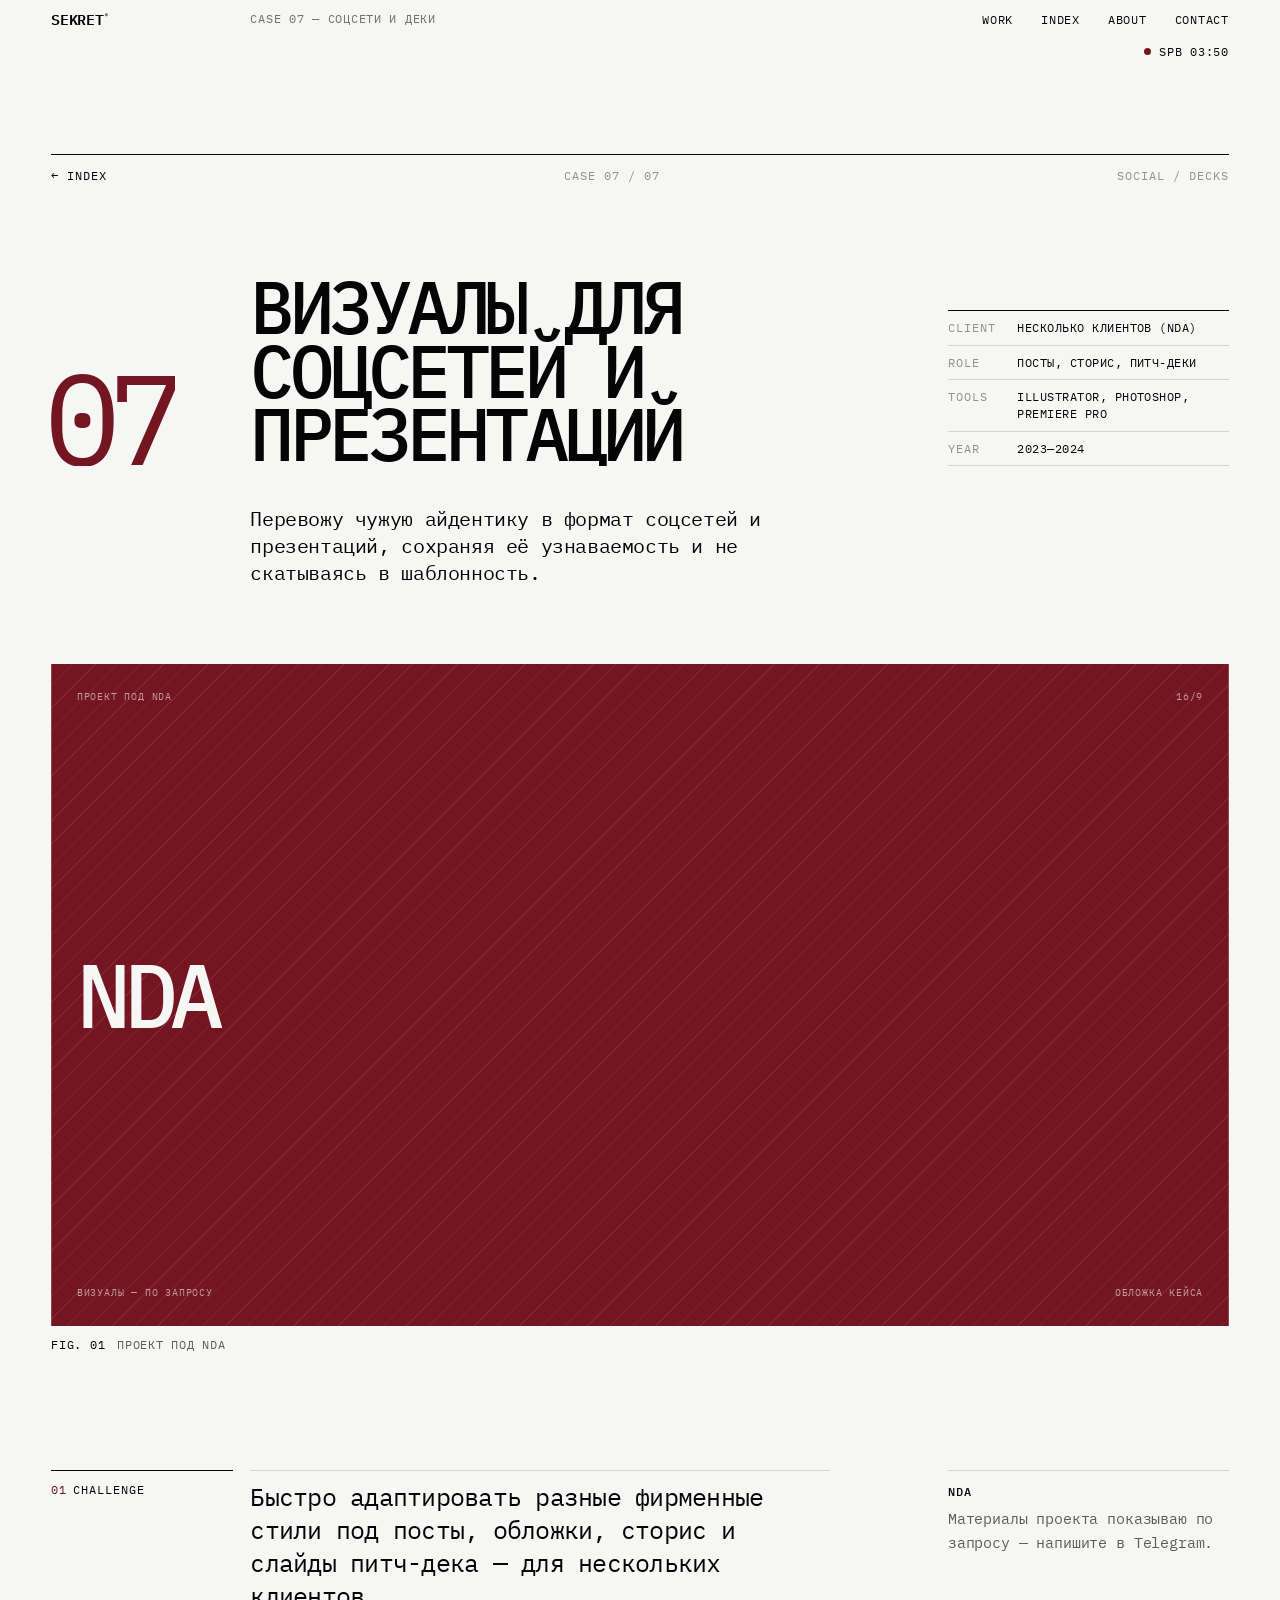
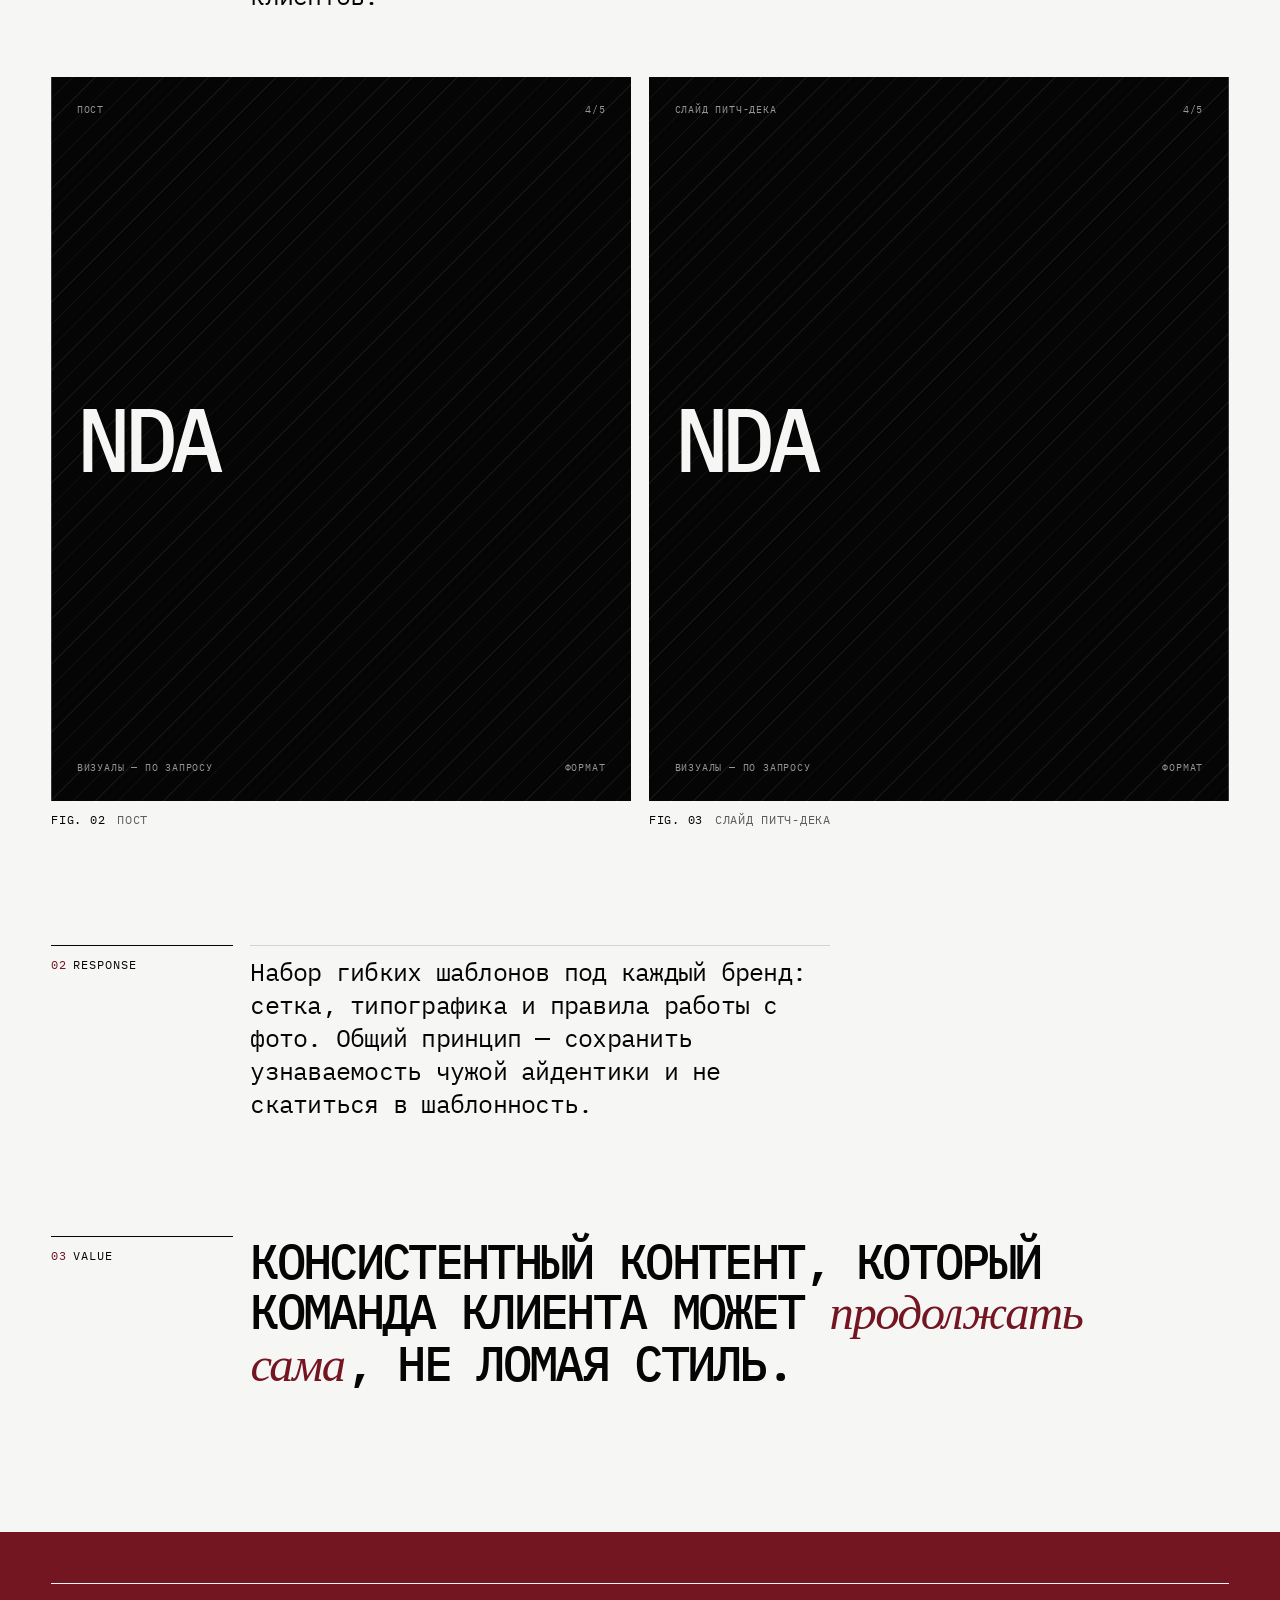
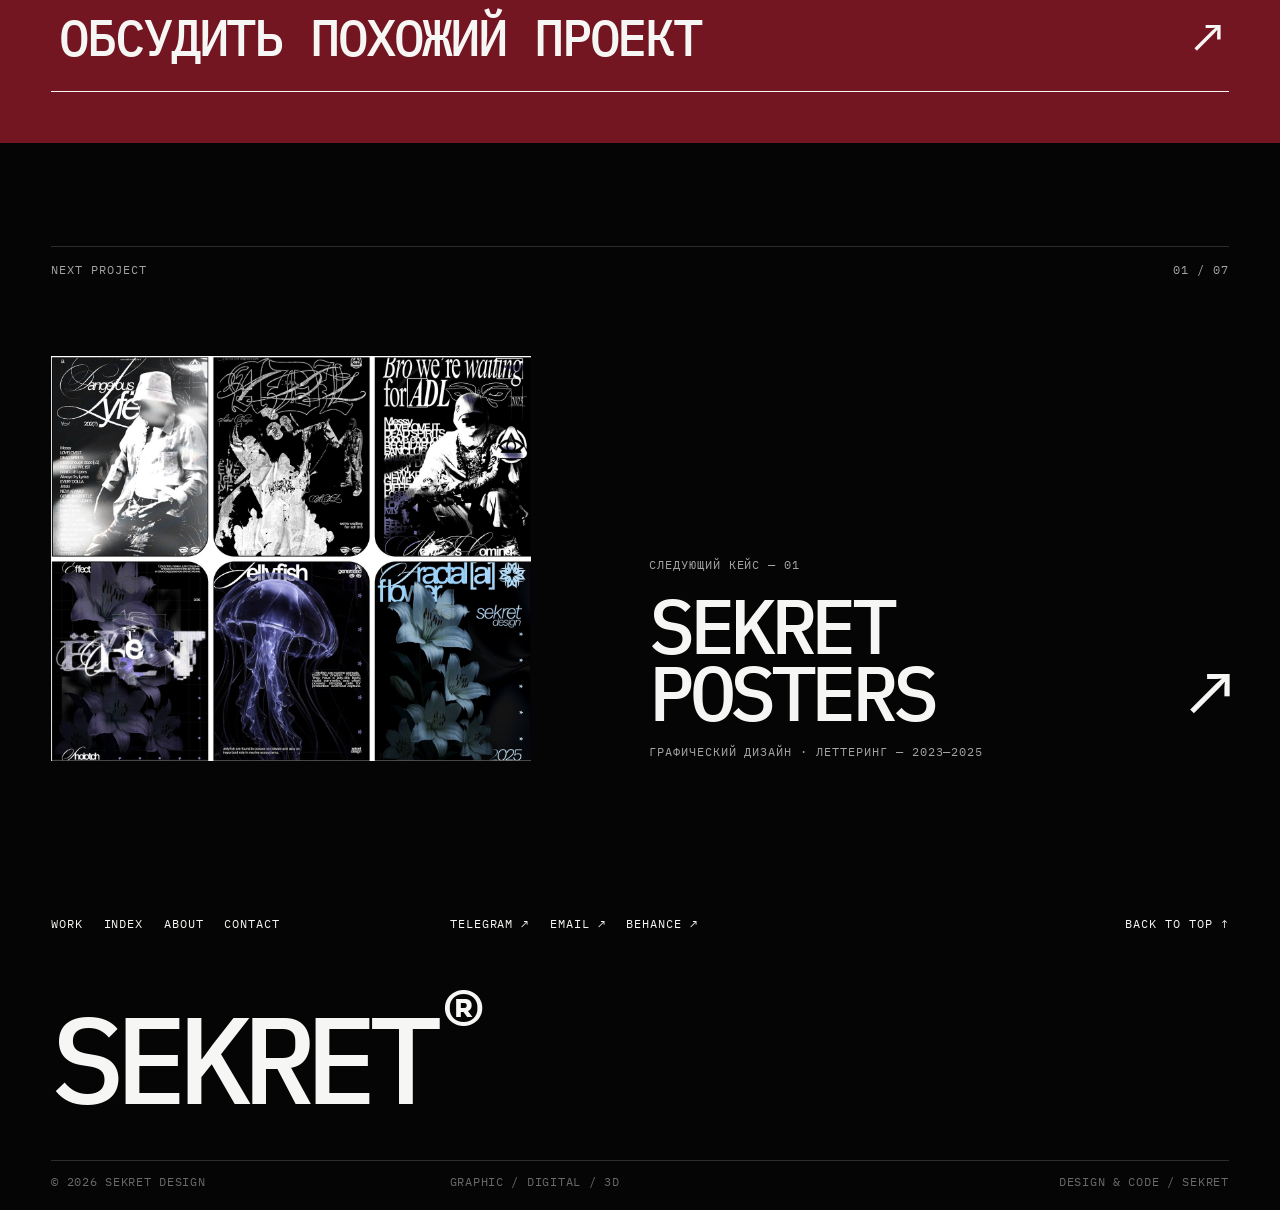
<file: project-6.html>
<!DOCTYPE html>
<html lang="ru">
<head>
<meta charset="UTF-8">
<meta name="viewport" content="width=device-width, initial-scale=1.0">
<title>Визуалы для соцсетей и презентаций — SEKRET®</title>
<meta name="description" content="Визуальный контент для соцсетей и презентаций разных клиентов: посты, обложки, шаблоны сторис и слайды питч-деков.">
<meta name="theme-color" content="#F6F6F4">
<script>document.documentElement.classList.add('js');</script>
<link rel="preconnect" href="https://fonts.googleapis.com">
<link rel="preconnect" href="https://fonts.gstatic.com" crossorigin>
<link href="https://fonts.googleapis.com/css2?family=IBM+Plex+Mono:ital,wght@0,300;0,400;0,500;0,600;1,400&display=swap" rel="stylesheet">
<link rel="stylesheet" href="styles/style.css">
</head>
<body class="page-case" data-project="social">

<a class="skip" href="#main">Перейти к содержанию</a>

<div class="curtain" id="curtain" aria-hidden="true">
  <div class="site-shell grid-12 curtain-inner">
    <span class="cu-label" id="cuLabel">SEKRET®</span>
    <span class="cu-title" id="cuTitle">Соцсети и деки</span>
    <span class="cu-count" id="cuCount"></span>
  </div>
</div>

<header class="hdr" id="hdr">
  <div class="site-shell grid-12 hdr-row">
    <a class="hdr-brand" href="index.html#top" aria-label="SEKRET — на главную">SEKRET<sup>®</sup></a>
    <p class="hdr-section" aria-hidden="true"><span id="hdrSection">Case 07</span></p>
    <nav class="hdr-nav" aria-label="Основная навигация">
      <a href="index.html#work">Work</a>
      <a href="index.html#index">Index</a>
      <a href="index.html#about">About</a>
      <a href="index.html#contact">Contact</a>
    </nav>
    <p class="hdr-status"><span class="dot" aria-hidden="true"></span>SPB <time id="clock">--:--</time></p>
    <button class="hdr-menu" id="menuBtn" aria-expanded="false" aria-controls="menu">Menu</button>
  </div>
  <i class="hdr-progress" id="progress" aria-hidden="true"></i>
</header>

<nav class="menu" id="menu" aria-label="Мобильное меню" hidden>
  <div class="site-shell menu-inner">
    <a href="index.html#work"><span>01</span>Work</a>
    <a href="index.html#index"><span>02</span>Index</a>
    <a href="index.html#about"><span>05</span>About</a>
    <a href="index.html#contact"><span>06</span>Contact</a>
    <p class="menu-foot">Санкт-Петербург — удалённо<br><a href="https://t.me/sekretiktg" target="_blank" rel="noopener noreferrer">Telegram ↗</a></p>
  </div>
</nav>

<main id="main" data-theme="light" data-label="Case 07 — Соцсети и деки">
  <header class="ch site-shell grid-12" data-case-head><!-- строится из scripts/projects.js --></header>

  <div class="ch-media site-shell">
    <figure class="fig m-full"><div class="frame" data-reveal="media"><span class="nda-frame nda-frame--accent" style="--ar:16 / 9"><small><span>Проект под NDA</span><span>16/9</span></small><strong>NDA</strong><small><span>Визуалы — по запросу</span><span>Обложка кейса</span></small></span></div><figcaption><span>Fig. 01</span>Проект под NDA</figcaption></figure>
  </div>
  <!-- Замените NDA-кадры на реальные изображения, когда материалы можно будет показать:
       <figure class="fig m-full"><div class="frame" data-reveal="media"><img src="assets/work/....jpg" alt="..."></div></figure> -->
  <section class="cs" data-theme="light" data-label="Case 07 — Story">
    <div class="cs-block site-shell grid-12">
      <p class="cs-label"><span>01</span>Challenge</p>
      <p class="cs-text" data-reveal="fade">Быстро адаптировать разные фирменные стили под посты, обложки, сторис и слайды питч-дека — для нескольких клиентов.</p>
      <p class="cs-note" data-reveal="fade"><b>NDA</b>Материалы проекта показываю по запросу — напишите в Telegram.</p>
    </div>
    <div class="cs-media site-shell grid-12">
      <figure class="fig m-left"><div class="frame" data-reveal="media"><span class="nda-frame" style="--ar:4 / 5"><small><span>Пост</span><span>4/5</span></small><strong>NDA</strong><small><span>Визуалы — по запросу</span><span>Формат</span></small></span></div><figcaption><span>Fig. 02</span>Пост</figcaption></figure>
      <figure class="fig m-right"><div class="frame" data-reveal="media"><span class="nda-frame" style="--ar:4 / 5"><small><span>Слайд питч-дека</span><span>4/5</span></small><strong>NDA</strong><small><span>Визуалы — по запросу</span><span>Формат</span></small></span></div><figcaption><span>Fig. 03</span>Слайд питч-дека</figcaption></figure>
    </div>
    <div class="cs-block site-shell grid-12">
      <p class="cs-label"><span>02</span>Response</p>
      <p class="cs-text" data-reveal="fade">Набор гибких шаблонов под каждый бренд: сетка, типографика и правила работы с фото. Общий принцип — сохранить узнаваемость чужой айдентики и не скатиться в шаблонность.</p>
      
    </div>
    <div class="cs-block site-shell grid-12">
      <p class="cs-label"><span>03</span>Value</p>
      <p class="cs-value" data-reveal="fade">Консистентный контент, который команда клиента может <em>продолжать сама</em>, не ломая стиль.</p>
    </div>
  </section>
</main>

<section class="case-cta" data-theme="accent" data-label="Contact">
  <a class="site-shell contact-cta" href="https://t.me/sekretiktg" target="_blank" rel="noopener noreferrer" data-cursor="write">
    <span class="cc-text">Обсудить похожий проект</span>
    <span class="cc-arrow" aria-hidden="true"><i class="cc-line"></i>↗</span>
  </a>
</section>

<section class="next" data-theme="dark" data-label="Next project" data-case-next><!-- строится из scripts/projects.js --></section>

<footer class="footer" data-theme="dark" data-label="Footer">
  <div class="site-shell">
    <div class="footer-top grid-12">
      <nav class="ft-col ft-col--nav" aria-label="Навигация в подвале">
        <a href="index.html#work">Work</a><a href="index.html#index">Index</a><a href="index.html#about">About</a><a href="index.html#contact">Contact</a>
      </nav>
      <div class="ft-col ft-col--social">
        <a href="https://t.me/sekretiktg" target="_blank" rel="noopener noreferrer">Telegram ↗</a><a href="mailto:mail@example.com">Email ↗</a><a href="#" target="_blank" rel="noopener noreferrer">Behance ↗</a>
      </div>
      <a class="ft-top" href="#main">Back to top <b>↑</b></a>
    </div>
    <p class="footer-mark" data-reveal="track" aria-hidden="true">SEKRET<sup>®</sup></p>
    <div class="footer-bottom grid-12">
      <span>© 2026 Sekret Design</span>
      <span>Graphic / Digital / 3D</span>
      <span class="fb-r">Design &amp; code / SEKRET</span>
    </div>
  </div>
</footer>

<script src="scripts/projects.js"></script>
<script src="scripts/script.js"></script>
</body>
</html>
</file>
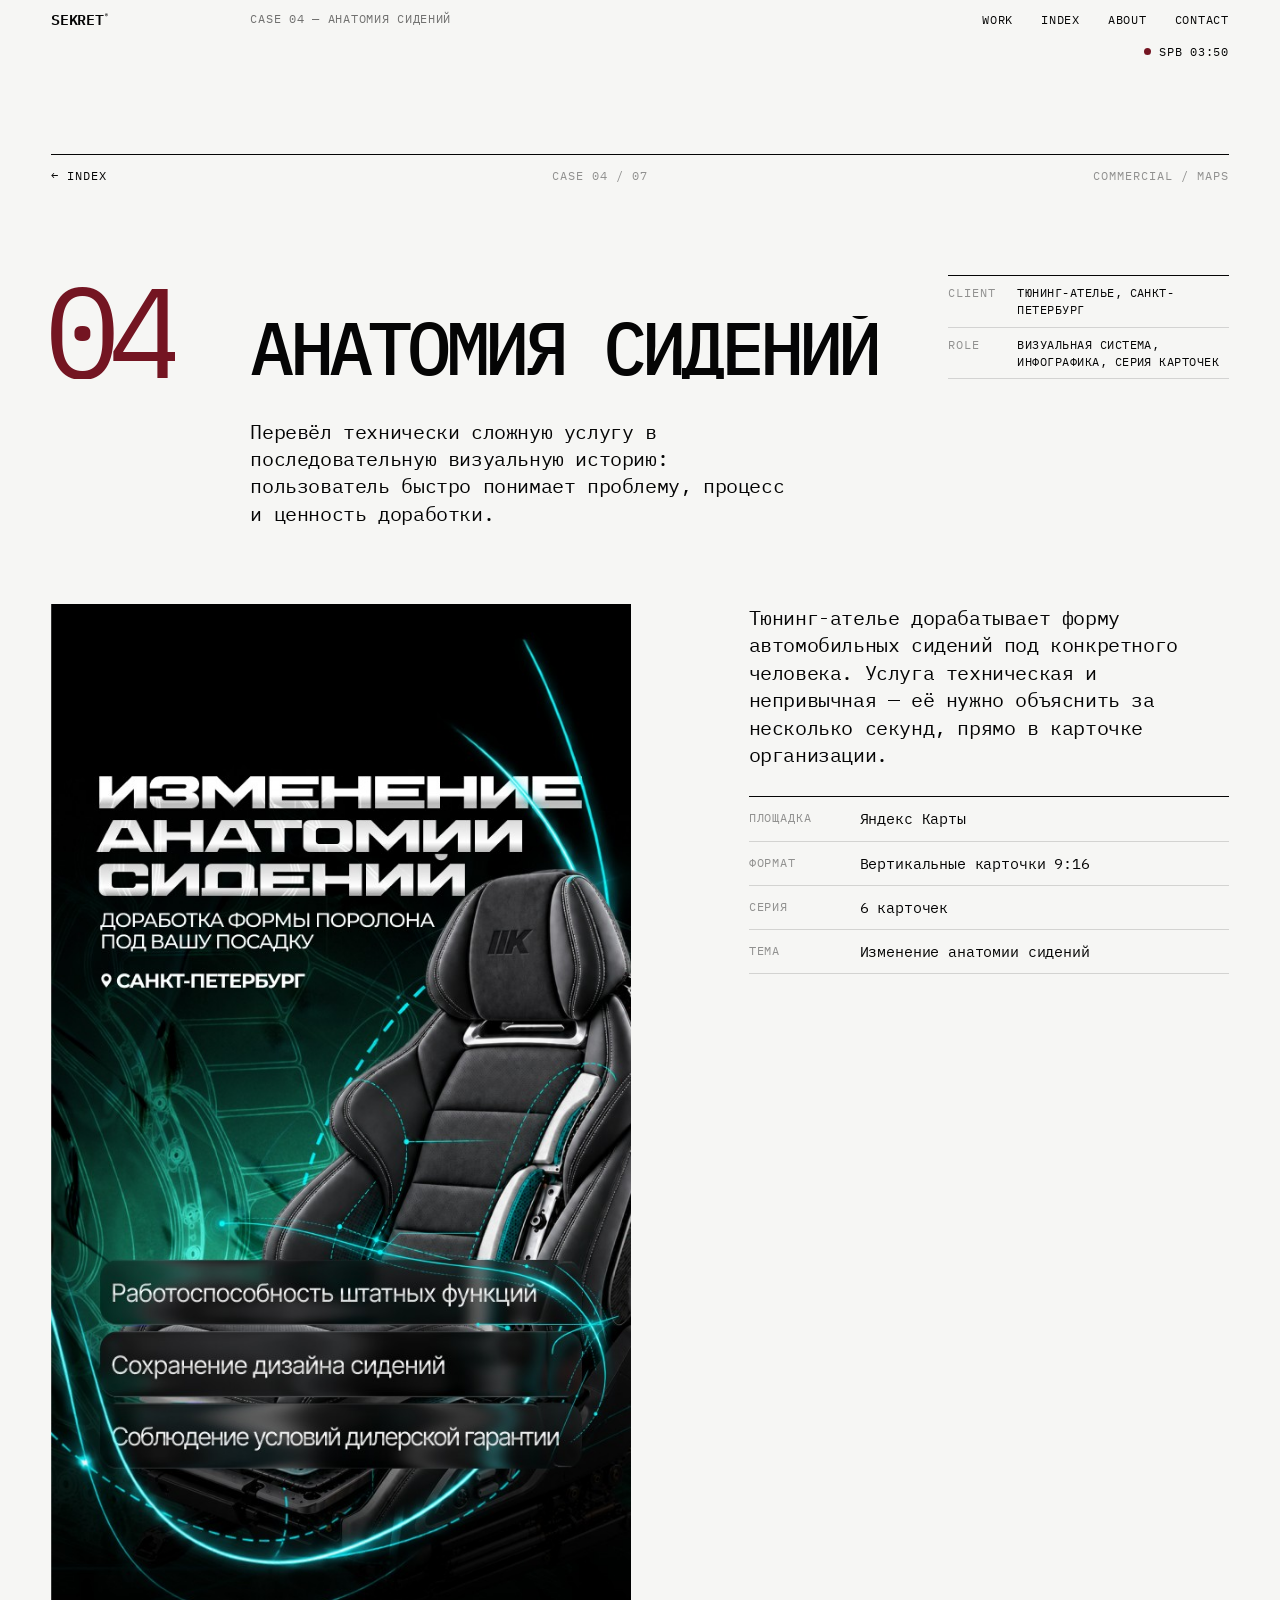
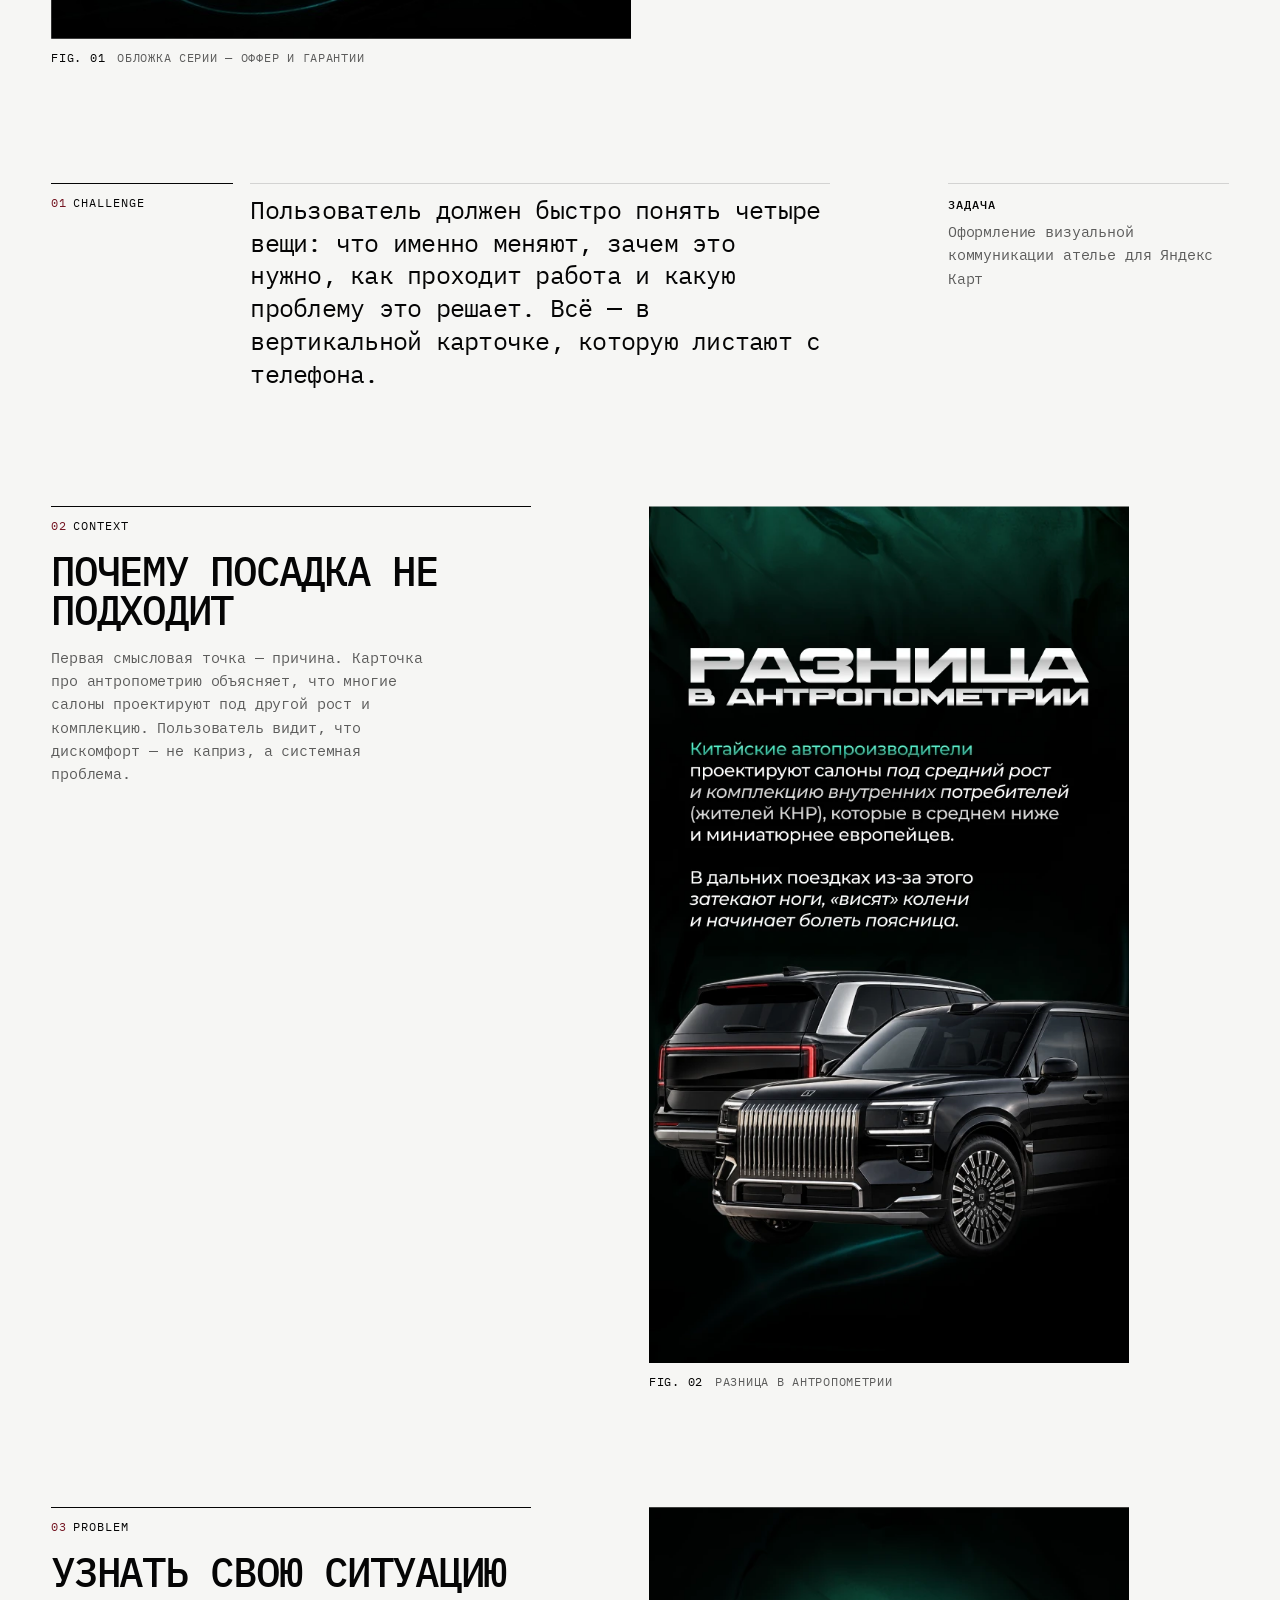
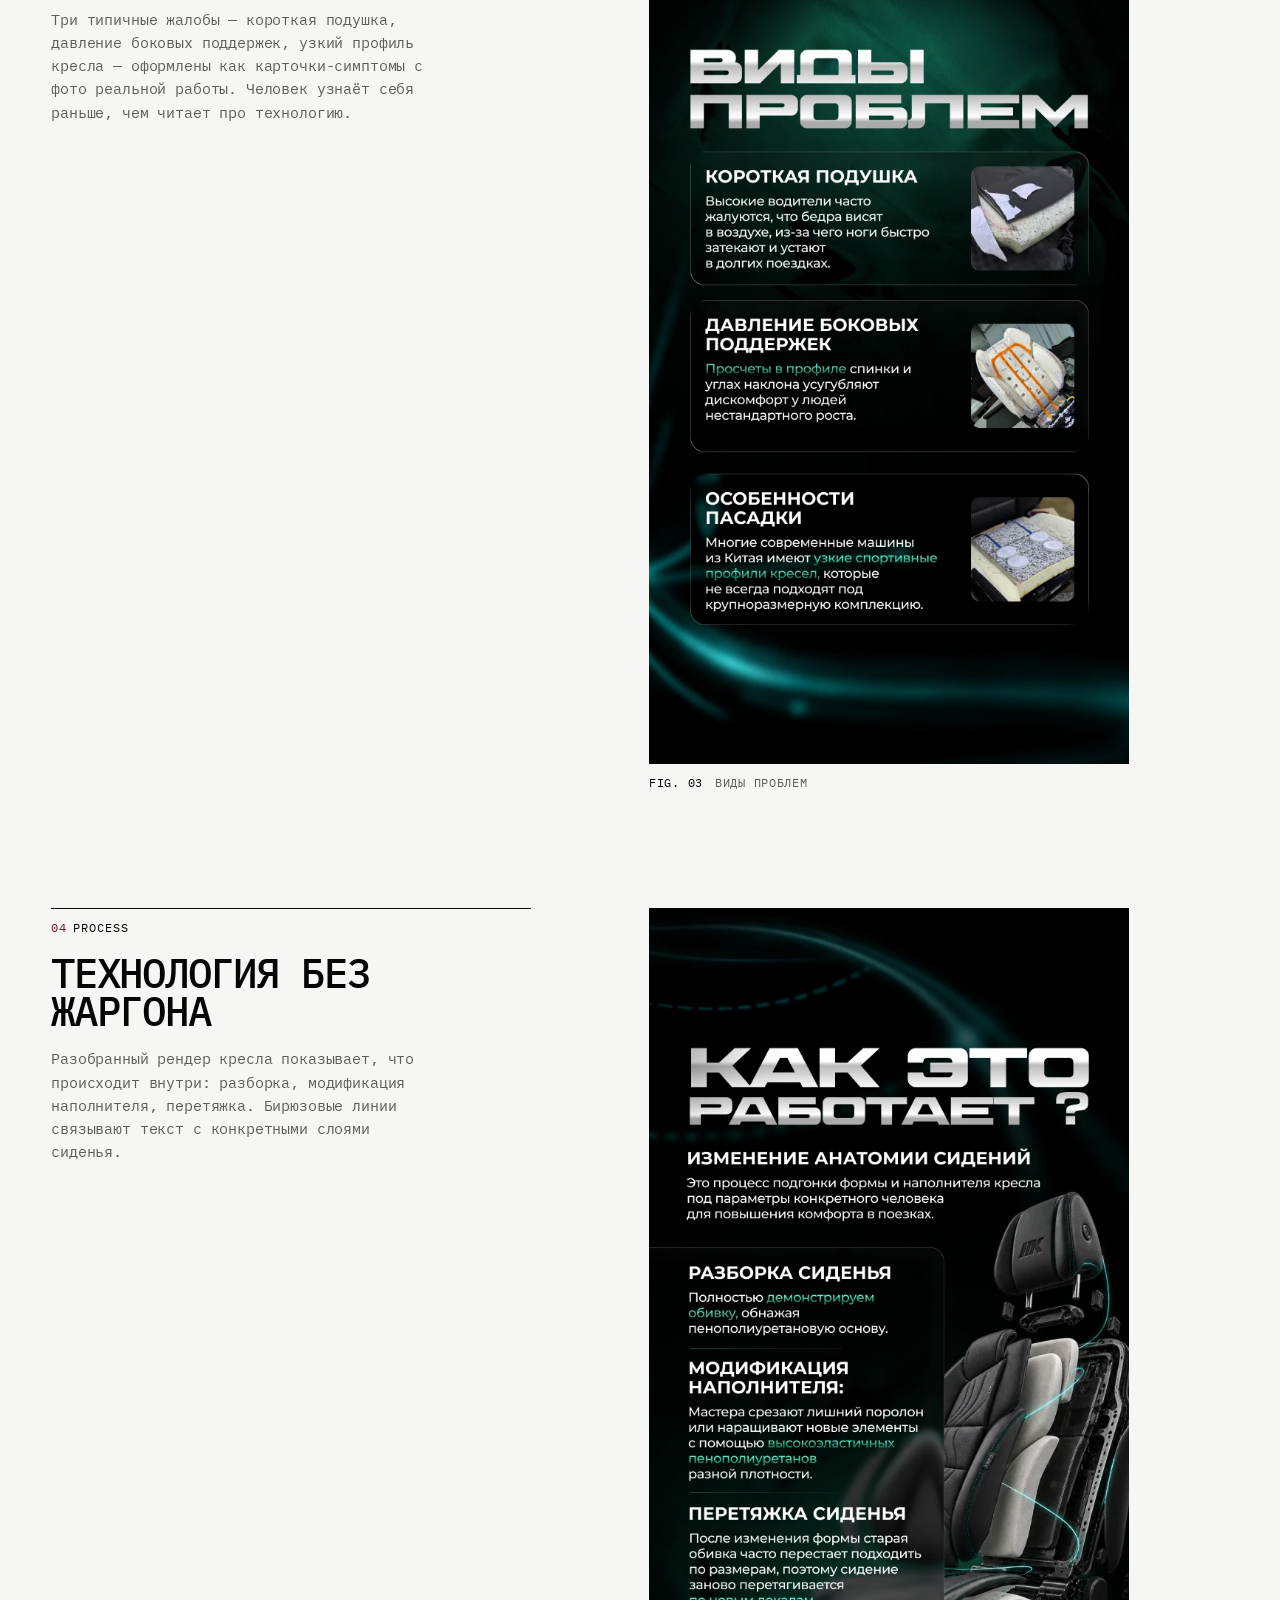
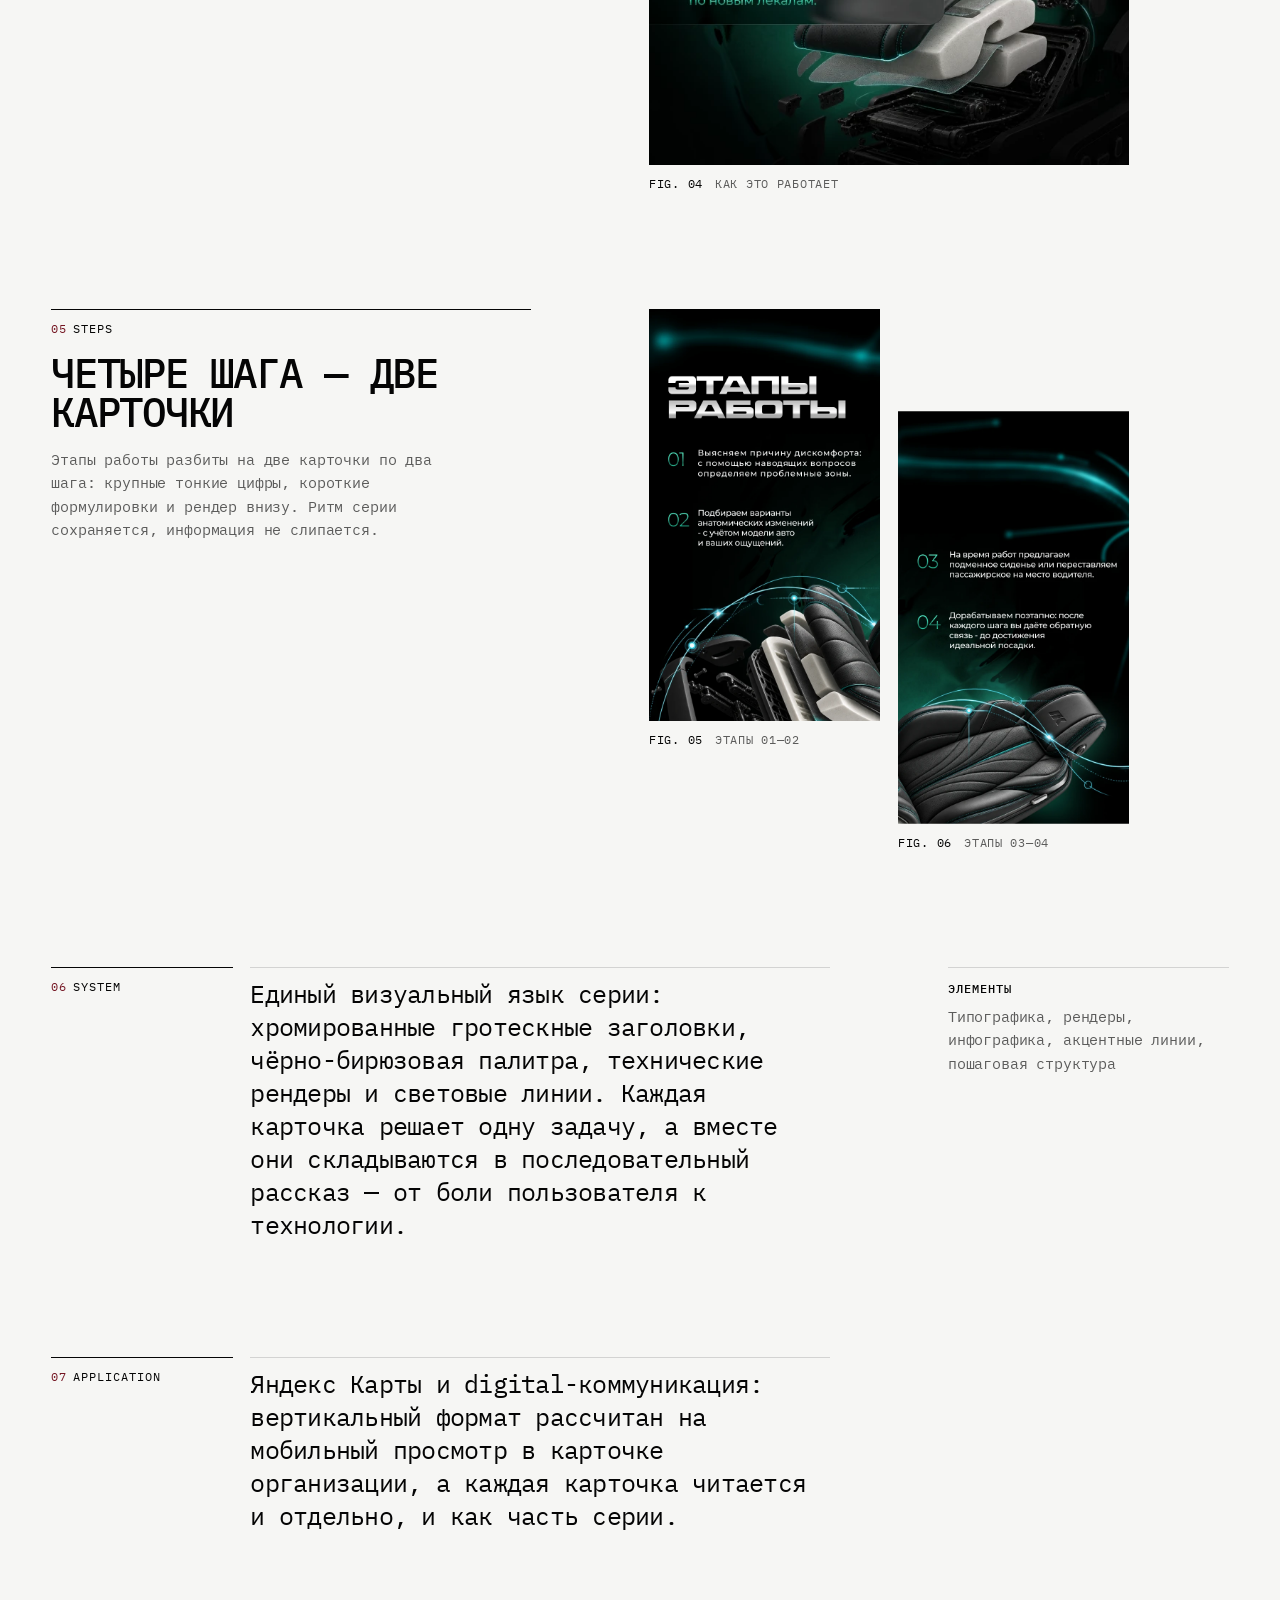
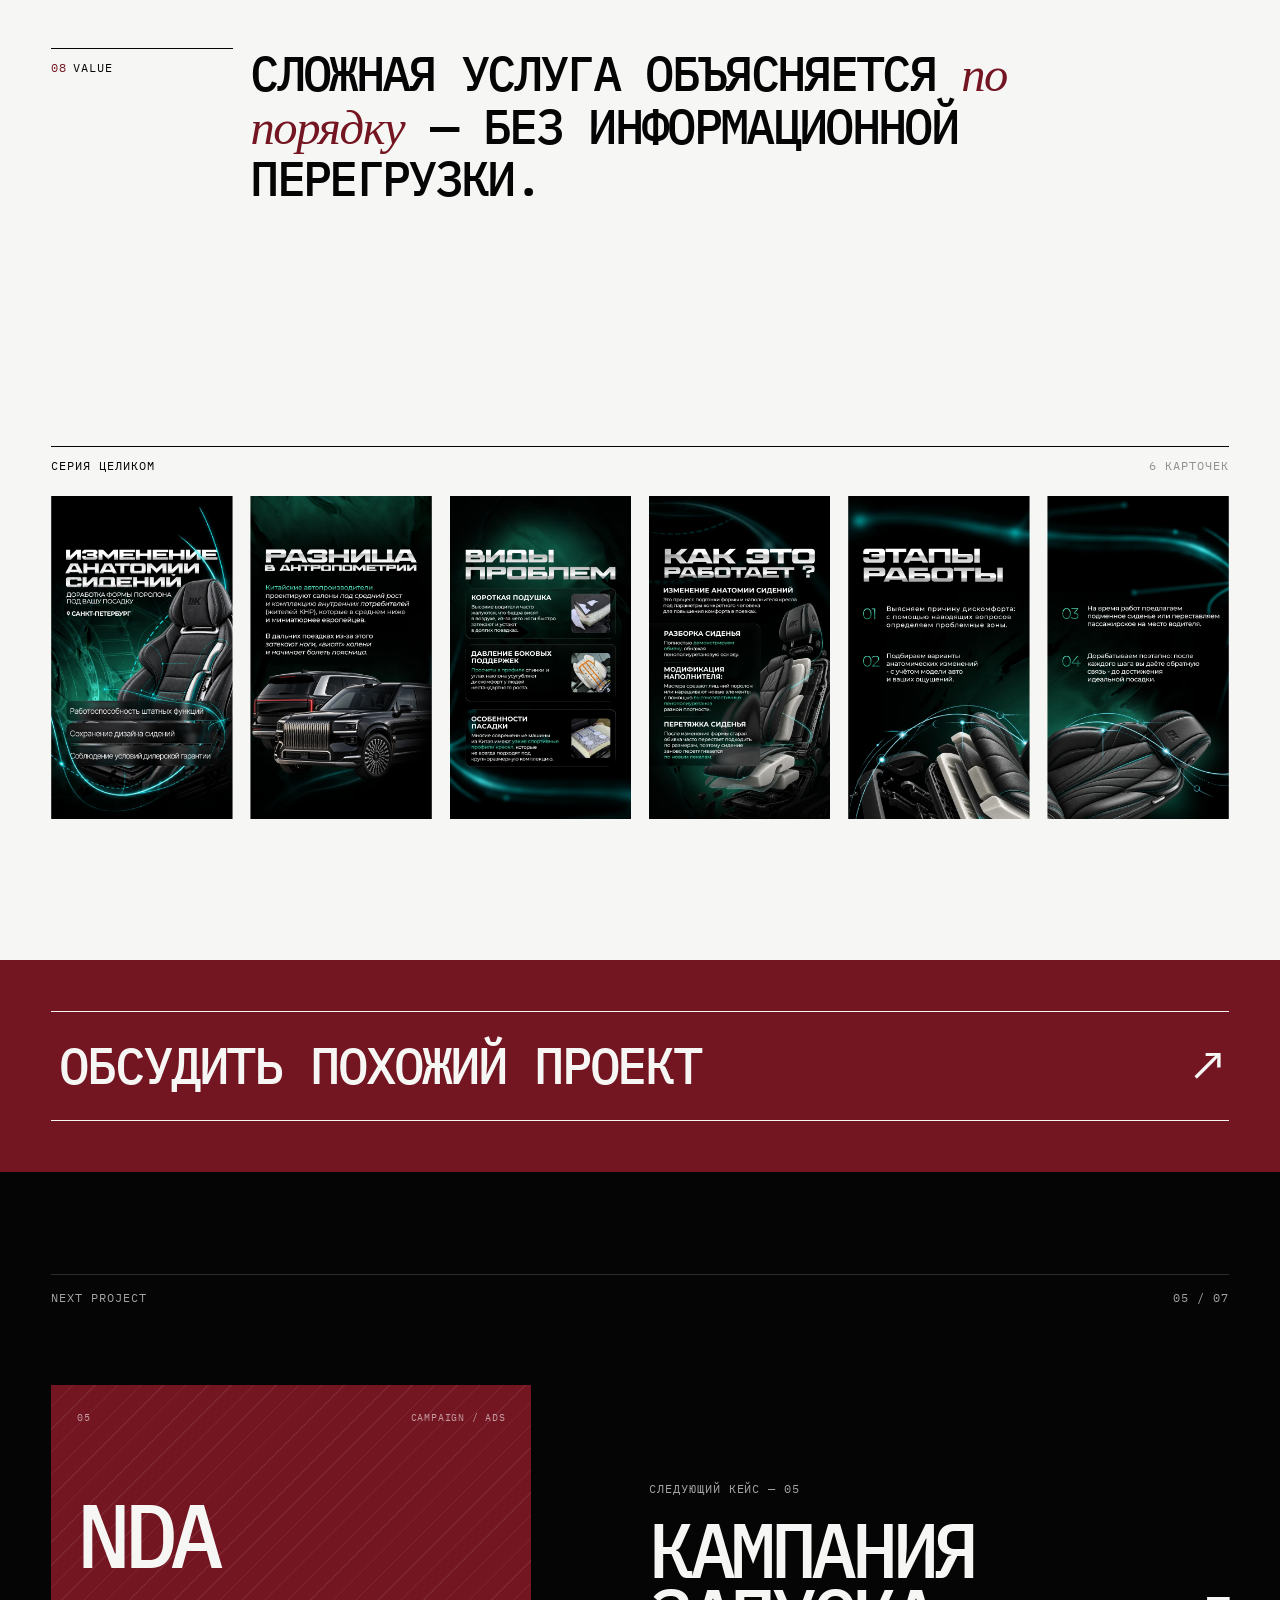
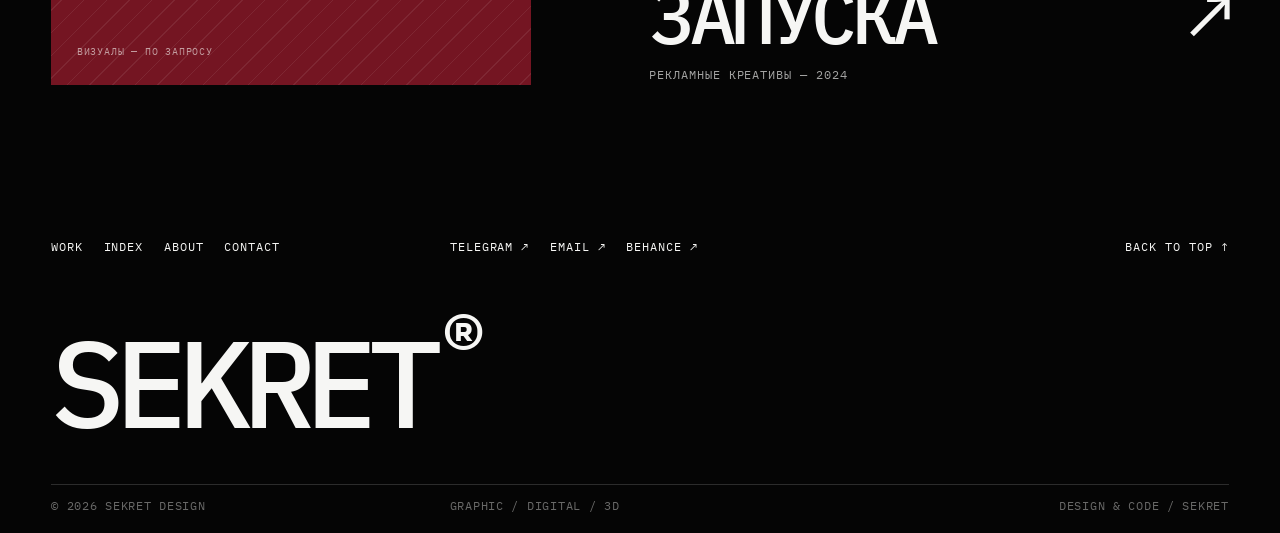
<file: project-7.html>
<!DOCTYPE html>
<html lang="ru">
<head>
<meta charset="UTF-8">
<meta name="viewport" content="width=device-width, initial-scale=1.0">
<title>Анатомия сидений — SEKRET®</title>
<meta name="description" content="Серия карточек для Яндекс Карт тюнинг-ателье: изменение анатомии автомобильных сидений — проблема, технология и этапы работы.">
<meta name="theme-color" content="#F6F6F4">
<script>document.documentElement.classList.add('js');</script>
<link rel="preconnect" href="https://fonts.googleapis.com">
<link rel="preconnect" href="https://fonts.gstatic.com" crossorigin>
<link href="https://fonts.googleapis.com/css2?family=IBM+Plex+Mono:ital,wght@0,300;0,400;0,500;0,600;1,400&display=swap" rel="stylesheet">
<link rel="stylesheet" href="styles/style.css">
</head>
<body class="page-case" data-project="tuning">

<a class="skip" href="#main">Перейти к содержанию</a>

<div class="curtain" id="curtain" aria-hidden="true">
  <div class="site-shell grid-12 curtain-inner">
    <span class="cu-label" id="cuLabel">SEKRET®</span>
    <span class="cu-title" id="cuTitle">Анатомия сидений</span>
    <span class="cu-count" id="cuCount"></span>
  </div>
</div>

<header class="hdr" id="hdr">
  <div class="site-shell grid-12 hdr-row">
    <a class="hdr-brand" href="index.html#top" aria-label="SEKRET — на главную">SEKRET<sup>®</sup></a>
    <p class="hdr-section" aria-hidden="true"><span id="hdrSection">Case 04</span></p>
    <nav class="hdr-nav" aria-label="Основная навигация">
      <a href="index.html#work">Work</a>
      <a href="index.html#index">Index</a>
      <a href="index.html#about">About</a>
      <a href="index.html#contact">Contact</a>
    </nav>
    <p class="hdr-status"><span class="dot" aria-hidden="true"></span>SPB <time id="clock">--:--</time></p>
    <button class="hdr-menu" id="menuBtn" aria-expanded="false" aria-controls="menu">Menu</button>
  </div>
  <i class="hdr-progress" id="progress" aria-hidden="true"></i>
</header>

<nav class="menu" id="menu" aria-label="Мобильное меню" hidden>
  <div class="site-shell menu-inner">
    <a href="index.html#work"><span>01</span>Work</a>
    <a href="index.html#index"><span>02</span>Index</a>
    <a href="index.html#about"><span>05</span>About</a>
    <a href="index.html#contact"><span>06</span>Contact</a>
    <p class="menu-foot">Санкт-Петербург — удалённо<br><a href="https://t.me/sekretiktg" target="_blank" rel="noopener noreferrer">Telegram ↗</a></p>
  </div>
</nav>

<main id="main" data-theme="light" data-label="Case 04 — Анатомия сидений">
  <header class="ch site-shell grid-12" data-case-head><!-- строится из scripts/projects.js --></header>

  <div class="ch-media site-shell grid-12 tn-hero">
    <figure class="fig tn-hero-card"><div class="frame" data-reveal="media"><img src="assets/work/tuning/1.jpg" alt="Карточка «Изменение анатомии сидений»: оффер, Санкт-Петербург и три гарантии" width="650" height="1160" decoding="async"></div><figcaption><span>Fig. 01</span>Обложка серии — оффер и гарантии</figcaption></figure>
    <aside class="tn-aside">
      <p class="tn-lead" data-reveal="fade">Тюнинг-ателье дорабатывает форму автомобильных сидений под конкретного человека. Услуга техническая и непривычная — её нужно объяснить за несколько секунд, прямо в карточке организации.</p>
      <dl class="tn-facts">
        <div><dt>Площадка</dt><dd>Яндекс Карты</dd></div>
        <div><dt>Формат</dt><dd>Вертикальные карточки 9:16</dd></div>
        <div><dt>Серия</dt><dd>6 карточек</dd></div>
        <div><dt>Тема</dt><dd>Изменение анатомии сидений</dd></div>
      </dl>
    </aside>
  </div>
  <section class="cs cs--story" data-theme="light" data-label="Case 04 — Story">
    <div class="cs-block site-shell grid-12">
      <p class="cs-label"><span>01</span>Challenge</p>
      <p class="cs-text" data-reveal="fade">Пользователь должен быстро понять четыре вещи: что именно меняют, зачем это нужно, как проходит работа и какую проблему это решает. Всё — в вертикальной карточке, которую листают с телефона.</p>
      <p class="cs-note" data-reveal="fade"><b>Задача</b>Оформление визуальной коммуникации ателье для Яндекс Карт</p>
    </div>
    <div class="st-step site-shell grid-12">
      <div class="st-text">
        <p class="cs-label"><span>02</span>Context</p>
        <h3 class="st-title">Почему посадка не подходит</h3>
        <p class="st-copy">Первая смысловая точка — причина. Карточка про антропометрию объясняет, что многие салоны проектируют под другой рост и комплекцию. Пользователь видит, что дискомфорт — не каприз, а системная проблема.</p>
      </div>
      <div class="st-media"><figure class="fig "><div class="frame" data-reveal="media"><img src="assets/work/tuning/6.webp" alt="Карточка «Разница в антропометрии» с автомобилями" width="650" height="1160" loading="lazy" decoding="async"></div><figcaption><span>Fig. 02</span>Разница в антропометрии</figcaption></figure></div>
    </div>
    <div class="st-step site-shell grid-12">
      <div class="st-text">
        <p class="cs-label"><span>03</span>Problem</p>
        <h3 class="st-title">Узнать свою ситуацию</h3>
        <p class="st-copy">Три типичные жалобы — короткая подушка, давление боковых поддержек, узкий профиль кресла — оформлены как карточки-симптомы с фото реальной работы. Человек узнаёт себя раньше, чем читает про технологию.</p>
      </div>
      <div class="st-media"><figure class="fig "><div class="frame" data-reveal="media"><img src="assets/work/tuning/2.webp" alt="Карточка «Виды проблем»: три симптома с фото" width="650" height="1160" loading="lazy" decoding="async"></div><figcaption><span>Fig. 03</span>Виды проблем</figcaption></figure></div>
    </div>
    <div class="st-step site-shell grid-12">
      <div class="st-text">
        <p class="cs-label"><span>04</span>Process</p>
        <h3 class="st-title">Технология без жаргона</h3>
        <p class="st-copy">Разобранный рендер кресла показывает, что происходит внутри: разборка, модификация наполнителя, перетяжка. Бирюзовые линии связывают текст с конкретными слоями сиденья.</p>
      </div>
      <div class="st-media"><figure class="fig "><div class="frame" data-reveal="media"><img src="assets/work/tuning/3.webp" alt="Карточка «Как это работает?»: разобранное кресло и три шага" width="650" height="1160" loading="lazy" decoding="async"></div><figcaption><span>Fig. 04</span>Как это работает</figcaption></figure></div>
    </div>
    <div class="st-step site-shell grid-12">
      <div class="st-text">
        <p class="cs-label"><span>05</span>Steps</p>
        <h3 class="st-title">Четыре шага — две карточки</h3>
        <p class="st-copy">Этапы работы разбиты на две карточки по два шага: крупные тонкие цифры, короткие формулировки и рендер внизу. Ритм серии сохраняется, информация не слипается.</p>
      </div>
      <div class="st-media"><div class="tn-pair"><figure class="fig "><div class="frame" data-reveal="media"><img src="assets/work/tuning/4.webp" alt="Карточка «Этапы работы», шаги 01–02" width="650" height="1160" loading="lazy" decoding="async"></div><figcaption><span>Fig. 05</span>Этапы 01—02</figcaption></figure><figure class="fig "><div class="frame" data-reveal="media"><img src="assets/work/tuning/5.webp" alt="Карточка «Этапы работы», шаги 03–04" width="650" height="1160" loading="lazy" decoding="async"></div><figcaption><span>Fig. 06</span>Этапы 03—04</figcaption></figure></div></div>
    </div>
    <div class="cs-block site-shell grid-12">
      <p class="cs-label"><span>06</span>System</p>
      <p class="cs-text" data-reveal="fade">Единый визуальный язык серии: хромированные гротескные заголовки, чёрно-бирюзовая палитра, технические рендеры и световые линии. Каждая карточка решает одну задачу, а вместе они складываются в последовательный рассказ — от боли пользователя к технологии.</p>
      <p class="cs-note" data-reveal="fade"><b>Элементы</b>Типографика, рендеры, инфографика, акцентные линии, пошаговая структура</p>
    </div>
    <div class="cs-block site-shell grid-12">
      <p class="cs-label"><span>07</span>Application</p>
      <p class="cs-text" data-reveal="fade">Яндекс Карты и digital-коммуникация: вертикальный формат рассчитан на мобильный просмотр в карточке организации, а каждая карточка читается и отдельно, и как часть серии.</p>
      
    </div>
    <div class="cs-block site-shell grid-12">
      <p class="cs-label"><span>08</span>Value</p>
      <p class="cs-value" data-reveal="fade">Сложная услуга объясняется <em>по порядку</em> — без информационной перегрузки.</p>
    </div>
  </section>
  <section class="tn-series site-shell" data-theme="light" data-label="Case 04 — Series">
    <p class="tn-series-k"><span>Серия целиком</span><span>6 карточек</span></p>
    <div class="tn-row"><div class="tn-thumb" data-reveal="media"><img src="assets/work/tuning/1.jpg" alt="" width="650" height="1160" loading="lazy" decoding="async"></div><div class="tn-thumb" data-reveal="media"><img src="assets/work/tuning/6.webp" alt="" width="650" height="1160" loading="lazy" decoding="async"></div><div class="tn-thumb" data-reveal="media"><img src="assets/work/tuning/2.webp" alt="" width="650" height="1160" loading="lazy" decoding="async"></div><div class="tn-thumb" data-reveal="media"><img src="assets/work/tuning/3.webp" alt="" width="650" height="1160" loading="lazy" decoding="async"></div><div class="tn-thumb" data-reveal="media"><img src="assets/work/tuning/4.webp" alt="" width="650" height="1160" loading="lazy" decoding="async"></div><div class="tn-thumb" data-reveal="media"><img src="assets/work/tuning/5.webp" alt="" width="650" height="1160" loading="lazy" decoding="async"></div></div>
  </section>
</main>

<section class="case-cta" data-theme="accent" data-label="Contact">
  <a class="site-shell contact-cta" href="https://t.me/sekretiktg" target="_blank" rel="noopener noreferrer" data-cursor="write">
    <span class="cc-text">Обсудить похожий проект</span>
    <span class="cc-arrow" aria-hidden="true"><i class="cc-line"></i>↗</span>
  </a>
</section>

<section class="next" data-theme="dark" data-label="Next project" data-case-next><!-- строится из scripts/projects.js --></section>

<footer class="footer" data-theme="dark" data-label="Footer">
  <div class="site-shell">
    <div class="footer-top grid-12">
      <nav class="ft-col ft-col--nav" aria-label="Навигация в подвале">
        <a href="index.html#work">Work</a><a href="index.html#index">Index</a><a href="index.html#about">About</a><a href="index.html#contact">Contact</a>
      </nav>
      <div class="ft-col ft-col--social">
        <a href="https://t.me/sekretiktg" target="_blank" rel="noopener noreferrer">Telegram ↗</a><a href="mailto:mail@example.com">Email ↗</a><a href="#" target="_blank" rel="noopener noreferrer">Behance ↗</a>
      </div>
      <a class="ft-top" href="#main">Back to top <b>↑</b></a>
    </div>
    <p class="footer-mark" data-reveal="track" aria-hidden="true">SEKRET<sup>®</sup></p>
    <div class="footer-bottom grid-12">
      <span>© 2026 Sekret Design</span>
      <span>Graphic / Digital / 3D</span>
      <span class="fb-r">Design &amp; code / SEKRET</span>
    </div>
  </div>
</footer>

<script src="scripts/projects.js"></script>
<script src="scripts/script.js"></script>
</body>
</html>
</file>
<file: styles/style.css>
/* =========================================================
   SEKRET® — portfolio
   Art direction: editorial / Swiss grid / controlled experiment
   Color: BLACK · WHITE · BURGUNDY (Discipline OS logic)
   Type:  IBM Plex Mono — всё.
          Times New Roman Italic — только редкий editorial-акцент.
   ========================================================= */

/* ---------- 1. Tokens ---------- */
:root{
  --black: #050505;
  --white: #F6F6F4;
  --accent: #741522;
  --motion-ui: 300ms cubic-bezier(.2, .7, .2, 1);

  --mono: 'IBM Plex Mono', ui-monospace, SFMono-Regular, Menlo, Consolas, monospace;
  --serif: 'Times New Roman', Times, 'Liberation Serif', serif;

  /* Единая сетка */
  --page-max: 1600px;
  --page-gutter: clamp(20px, 4vw, 72px);
  --grid-gap: clamp(12px, 1.4vw, 24px);
  /* отступ от края окна до левого края .site-shell — для full-bleed лент */
  --shell-pad: max(var(--page-gutter), calc((100% - var(--page-max)) / 2));

  --header-h: 64px;
  --sec-pad: clamp(96px, 11vw, 200px);

  --fs-xs: 12px;
  --fs-s: 15px;
  --fs-m: 15px;
  --fs-l: clamp(18px, 1.55vw, 24px);
  --fs-h2: clamp(48px, 7.6vw, 132px);
  --fs-d: min(13.6vw, 21svh);

  --ease: cubic-bezier(.16, 1, .3, 1);
  --ease-io: cubic-bezier(.76, 0, .24, 1);

  /* тема по умолчанию — light */
  --bg: var(--white);
  --fg: var(--black);
  --fg-2: rgba(5,5,5,.64);
  --fg-3: rgba(5,5,5,.42);
  --rule: rgba(5,5,5,.14);
}

[data-theme="light"]{ --bg: var(--white); --fg: var(--black); --fg-2: rgba(5,5,5,.64); --fg-3: rgba(5,5,5,.42); --rule: rgba(5,5,5,.14); }
[data-theme="dark"]{ --bg: var(--black); --fg: var(--white); --fg-2: rgba(246,246,244,.66); --fg-3: rgba(246,246,244,.42); --rule: rgba(246,246,244,.16); }
[data-theme="accent"]{ --bg: var(--accent); --fg: var(--white); --fg-2: rgba(246,246,244,.78); --fg-3: rgba(246,246,244,.56); --rule: rgba(246,246,244,.3); }

/* ---------- 2. Base ---------- */
*, *::before, *::after{ box-sizing: border-box; }
html{ -webkit-text-size-adjust: 100%; }
body{
  margin: 0;
  background: var(--white);
  color: var(--black);
  font-family: var(--mono);
  font-size: var(--fs-m);
  line-height: 1.55;
  letter-spacing: -0.01em;
  -webkit-font-smoothing: antialiased;
  text-rendering: optimizeLegibility;
  overflow-x: clip;
}
img{ display: block; max-width: 100%; }
a{ color: inherit; text-decoration: none; }
p, h1, h2, h3, dl, dd, ol, ul, figure{ margin: 0; padding: 0; }
ol, ul{ list-style: none; }
button{ font: inherit; color: inherit; background: none; border: 0; padding: 0; cursor: pointer; letter-spacing: inherit; }
b{ font-weight: 500; }
::selection{ background: var(--accent); color: var(--white); }
:focus-visible{ outline: 1px solid currentColor; outline-offset: 4px; }
[hidden]{ display: none !important; }

.skip{
  position: fixed; left: 12px; top: 12px; z-index: 300;
  background: var(--black); color: var(--white); padding: 10px 14px;
  font-size: var(--fs-xs); text-transform: uppercase; letter-spacing: .06em;
  transform: translateY(-200%);
}
.skip:focus{ transform: none; }

/* ---------- 3. Grid ---------- */
.site-shell{
  width: min(calc(100% - 2 * var(--page-gutter)), var(--page-max));
  margin-inline: auto;
}
.grid-12{
  display: grid;
  grid-template-columns: repeat(12, minmax(0, 1fr));
  column-gap: var(--grid-gap);
}

/* Кадрирование в пикселях исходника (см. scripts/projects.js) */
.crop{
  position: relative;
  display: block;
  overflow: hidden;
  width: 100%;
  aspect-ratio: calc(var(--w) / var(--h));
}
.crop > img{
  position: absolute;
  max-width: none;
  width: calc(var(--sw) / var(--w) * 100%);
  height: calc(var(--sh) / var(--h) * 100%);
  left: calc(var(--x) / var(--w) * -100%);
  top: calc(var(--y) / var(--h) * -100%);
}

/* Общие типографические элементы */
.lm{ display: inline-block; overflow: hidden; vertical-align: top; }
.lm--serif{ padding: 0 .1em .06em .02em; margin-right: -.1em; }
.li{ display: inline-block; }
.dot{
  display: inline-block; width: 7px; height: 7px; border-radius: 50%;
  background: var(--accent); margin-right: 8px; vertical-align: 1px;
  animation: blink 2.4s steps(2, jump-none) infinite;
}
@keyframes blink{ 50%{ opacity: .25; } }

/* Section head — единый для всех секций */
.sec-head{
  padding-top: var(--sec-pad);
  padding-bottom: clamp(40px, 5vw, 88px);
  align-items: end;
  row-gap: 0;
}
.sec-num{
  grid-column: 1 / 3;
  font-size: var(--fs-s);
  color: var(--fg-2);
  align-self: start;
  padding-top: .4em;
}
.sec-title{
  grid-column: 3 / 10;
  font-size: var(--fs-h2);
  font-weight: 500;
  line-height: .84;
  letter-spacing: -.07em;
  text-transform: uppercase;
  margin-left: -.04em;
}
.sec-meta{
  grid-column: 10 / 13;
  font-size: var(--fs-xs);
  line-height: 1.6;
  text-transform: uppercase;
  letter-spacing: .06em;
  color: var(--fg-2);
  text-align: right;
}
.sec-rule{
  grid-column: 1 / -1;
  display: block;
  height: 1px;
  background: var(--fg);
  opacity: .9;
  margin-top: clamp(20px, 2.4vw, 36px);
}

/* Shared UI links: restrained movement, no decorative underline. */
.case-link, .se-link{
  position: relative;
  display: inline-flex;
  align-items: center;
  gap: 10px;
  font-size: var(--fs-xs);
  text-transform: uppercase;
  letter-spacing: .08em;
  padding: 6px 0;
}
.case-link, .se-link{ transition: transform var(--motion-ui); }
.case-link b, .se-link b{ display: inline-block; font-weight: 400; transition: transform var(--motion-ui); }
.case-link:hover, .se-link:hover{ transform: translateX(4px); }
.case-link:hover b, .se-link:hover b{ transform: translate(3px, -3px); }

/* ---------- 4. Header ---------- */
.hdr{
  position: fixed; inset: 0 0 auto 0; z-index: 60;
  color: var(--black);
  background: var(--white);
  transition: transform .6s var(--ease), color .35s linear;
}
.hdr[data-on="dark"], .hdr[data-on="accent"], .menu-open .hdr{ color: var(--white); }
.hdr[data-on="dark"], .menu-open .hdr{ background: var(--black); }
.hdr[data-on="accent"]{ background: var(--accent); }
.hdr[data-on="split"]{ background: var(--white); }
.hdr[data-on="split"]::before{ content: ""; position: absolute; inset: 0 50% 0 0; background: var(--accent); z-index: -1; }
.hdr.is-hidden{ transform: translateY(-101%); }
.hdr[data-on="dark"] .hdr-progress, .hdr[data-on="accent"] .hdr-progress{ background: var(--white); }
.hdr-row{
  height: var(--header-h);
  align-items: center;
  font-size: var(--fs-xs);
  text-transform: uppercase;
  letter-spacing: .06em;
}
.hdr-brand{
  grid-column: 1 / 3;
  font-size: 15px;
  font-weight: 600;
  letter-spacing: -.02em;
}
.brand-symbol{ display: block; width: 40px; height: 34px; object-fit: contain; }
.hdr[data-on="dark"] .brand-symbol, .hdr[data-on="accent"] .brand-symbol, .menu-open .brand-symbol{ filter: invert(1); }
/* The CONTACT header spans two differently coloured surfaces. */
.hdr[data-on="split"]{ color: var(--white); }
.hdr[data-on="split"] .brand-symbol{ filter: invert(1); }
.hdr[data-on="split"] .hdr-nav{ color: var(--black); }
.hdr-brand sup{ font-size: .55em; font-weight: 400; margin-left: 1px; }
.hdr-section{
  grid-column: 3 / 7;
  overflow: hidden;
  opacity: .55;
  height: 1.6em;
}
.hdr-section span{ display: block; transition: transform .45s var(--ease), opacity .3s; }
.hdr-section span.is-swap{ transform: translateY(-100%); opacity: 0; transition: none; }
.hdr-nav{
  grid-column: 8 / 13; justify-content: flex-end;
  display: flex;
  gap: clamp(16px, 2.2vw, 36px);
}
.hdr-nav a{ position: relative; padding: 8px 0; transition: opacity var(--motion-ui); }
.hdr-nav a::after{ content: ""; position: absolute; width: 4px; height: 4px; left: 50%; bottom: 0; background: currentColor; opacity: 0; }
.hdr-nav a.is-current::after{ opacity: 1; }
.hdr-nav a:hover{ opacity: .6; }
.hdr-status{ grid-column: 11 / 13; text-align: right; }
.hdr[data-on="dark"] .hdr-status .dot, .hdr[data-on="accent"] .hdr-status .dot{ background: var(--white); }
.hdr-menu{ display: none; }
.hdr-progress{
  position: absolute; left: 0; bottom: 0; height: 1px; width: 100%;
  background: var(--accent);
  transform: scaleX(0); transform-origin: left;
}

/* Mobile menu */
.menu{
  position: fixed; inset: 0; z-index: 55;
  background: var(--black); color: var(--white);
  display: flex; align-items: flex-end;
  padding-bottom: 32px;
}
.menu-inner{ display: flex; flex-direction: column; }
.menu-inner > a{
  display: flex; align-items: baseline; gap: 14px;
  font-size: clamp(44px, 13vw, 72px); line-height: 1; letter-spacing: -.06em;
  text-transform: uppercase; font-weight: 500;
  padding: 10px 0; border-bottom: 1px solid rgba(246,246,244,.16);
}
.menu-inner > a span{ font-size: 12px; letter-spacing: 0; color: rgba(246,246,244,.5); font-weight: 400; }
.menu-foot{ margin-top: 28px; font-size: 12px; text-transform: uppercase; letter-spacing: .06em; color: rgba(246,246,244,.6); }
.menu-foot a{ color: var(--white); }

/* ---------- 5. Curtain (loader + page transition) ---------- */
.curtain{ display: none; }
.js .curtain{
  display: block;
  position: fixed; inset: 0; z-index: 100;
  background: var(--black); color: var(--white);
  pointer-events: none;
}
.curtain--accent{ background: var(--accent) !important; }
.curtain.is-lift{ transform: translateY(-100%); transition: transform .75s var(--ease-io); }
.curtain.is-gone{ visibility: hidden; }
.curtain.is-below{ transform: translateY(100%); visibility: visible; }
.curtain.is-cover{ transform: translateY(0); transition: transform .55s var(--ease-io); }
.curtain-inner{
  height: 100%;
  align-content: end;
  align-items: end;
  padding-bottom: clamp(24px, 4vw, 48px);
}
.cu-label{ grid-column: 1 / 4; font-size: var(--fs-xs); text-transform: uppercase; letter-spacing: .08em; }
.cu-title{
  grid-column: 4 / 11;
  font-size: clamp(36px, 6.4vw, 112px); line-height: .88; letter-spacing: -.065em;
  text-transform: uppercase; font-weight: 500;
}
.cu-count{ grid-column: 11 / 13; text-align: right; font-size: var(--fs-xs); letter-spacing: .08em; }
.curtain .cu-title, .curtain .cu-label, .curtain .cu-count{ transition: opacity .3s, transform .6s var(--ease); }
.curtain.is-lift .cu-title{ transform: translateY(-40%); opacity: 0; }

/* ---------- 6. Cursor ---------- */
.has-cursor, .has-cursor *{ cursor: none !important; }
.cursor, .cursor-label{ position: fixed; left: 0; top: 0; pointer-events: none; z-index: 200; will-change: transform; }
.cursor{ mix-blend-mode: difference; color: #fff; transition: opacity .2s; }
.cursor-cross{ position: absolute; width: 13px; height: 13px; left: -6px; top: -6px; transition: transform .35s var(--ease), opacity .2s; }
.cursor-cross::before, .cursor-cross::after{ content: ""; position: absolute; background: currentColor; }
.cursor-cross::before{ left: 6px; top: 0; width: 1px; height: 13px; }
.cursor-cross::after{ top: 6px; left: 0; height: 1px; width: 13px; }
.cursor.is-link .cursor-cross{ transform: rotate(45deg) scale(1.3); }
.cursor.is-label .cursor-cross{ opacity: 0; }
.cursor.is-out, .cursor-label.is-out{ opacity: 0; }
.cl-in{
  position: absolute; left: 14px; top: -14px;
  display: block; white-space: nowrap;
  background: var(--accent); color: var(--white);
  font-size: 10px; letter-spacing: .1em; text-transform: uppercase;
  padding: 8px 10px 7px;
  transform: scale(0); transform-origin: 0 50%;
  transition: transform .35s var(--ease);
}
.cursor-label.is-on .cl-in{ transform: scale(1); }
[data-theme="accent"] .cl-in{ background: var(--black); }
.cursor-label.on-accent .cl-in{ background: var(--black); }

/* Debug grid (Shift + G) */
.grid-debug{ position: fixed; inset: 0; z-index: 400; pointer-events: none; display: none; }
.grid-debug.is-on{ display: block; }
.grid-debug .site-shell{ height: 100%; }
.grid-debug i{ background: color-mix(in srgb, var(--accent) 12%, transparent); border-inline: 1px solid color-mix(in srgb, var(--accent) 35%, transparent); height: 100%; }

/* ---------- 7. Reveal system ---------- */
.js [data-reveal="text"] .li{ transform: translateY(110%); transition: transform 1.1s var(--ease); transition-delay: calc(var(--i, 0) * 80ms); }
.js [data-reveal="text"].is-in .li{ transform: none; }
.js [data-reveal="media"]{ clip-path: inset(100% 0 0 0); transition: clip-path 1.25s var(--ease-io); }
.js [data-reveal="media"] > .crop{ transform: scale(1.06); transition: transform 1.8s var(--ease); }
.js [data-reveal="media"].is-in{ clip-path: inset(0 0 0 0); }
.js [data-reveal="media"].is-in > .crop{ transform: none; }
.js [data-reveal="line"]{ transform: scaleX(0); transform-origin: left; transition: transform 1.3s var(--ease); }
.js [data-reveal="line"].is-in{ transform: none; }
.js [data-reveal="fade"]{ opacity: 0; transform: translateY(18px); transition: opacity .9s var(--ease), transform 1s var(--ease); transition-delay: calc(var(--d, 0) * 1ms); }
.js [data-reveal="fade"].is-in{ opacity: 1; transform: none; }

/* ---------- 8. HERO — Rotary Case Index ---------- */
.hero{
  position: sticky; top: 0; z-index: 0;
  height: 100svh; min-height: 640px;
  overflow: hidden;
}
.hero.is-covered{ visibility: hidden; }
.hero-stage{
  position: absolute; inset: 0;
  background: var(--white);
  transform-origin: 50% 0;
  will-change: transform;
}
.hero-cols{ position: absolute; inset: 0; height: 100%; pointer-events: none; }
.hero-cols i{
  display: block; height: 100%;
  border-left: 1px solid rgba(5,5,5,.055);
  transform-origin: top;
}
.hero-cols i:not(:first-child):not(:nth-child(8)):not(:last-child){ visibility: hidden; }
.hero-inner{
  position: relative;
  height: 100%;
  display: grid;
  grid-template-rows: auto minmax(0, 1fr) auto;
  padding-top: calc(var(--header-h) + 8px);
  padding-bottom: clamp(18px, 3vh, 34px);
}
.hero-top{
  border-top: 1px solid var(--black);
  padding-top: 12px;
  font-size: var(--fs-xs);
  text-transform: uppercase;
  letter-spacing: .06em;
  line-height: 1.5;
}
.ht-meta{ grid-column: span 4; display: flex; flex-direction: column; }
.ht-meta span:first-child{ color: var(--fg-2); }
.ht-meta--d{ text-align: right; }
.ht-meta b{ font-weight: 500; }

.hero-main{ align-items: center; min-height: 0; }
.hero-left{
  grid-column: 1 / 8;
  display: flex; flex-direction: column; justify-content: center;
  gap: clamp(32px, 6vh, 72px);
  position: relative; z-index: 2;
}
.hero-title{
  font-size: min(10.5vw, 16.5svh, 180px);
  font-weight: 500;
  line-height: .82;
  letter-spacing: -.075em;
  text-transform: uppercase;
  white-space: nowrap;
  margin-left: -.05em;
  will-change: transform;
}
.htl{ display: flex; align-items: baseline; }
.htl--2{ padding-left: 17%; }
.hero-title .lm--serif{
  font-family: var(--serif);
  font-style: italic;
  font-weight: 400;
  text-transform: none;
  letter-spacing: -.035em;
  font-size: 1.16em;
  line-height: .84;
  color: var(--accent);
  margin-left: .2em;
}
.hero-title em{ font-style: italic; }

/* активный кейс слева — синхронизирован с барабаном */
.hero-case{
  display: grid; grid-template-columns: 1px minmax(0, 1fr); column-gap: 20px;
  max-width: 460px;
}
.hc-line{ grid-row: 1 / span 5; position: relative; background: var(--rule); }
.hc-line i{
  position: absolute; inset: 0; background: var(--accent);
  transform-origin: top; transform: scaleY(var(--p, .143));
  transition: transform .9s var(--ease);
}
.hero-case > :not(.hc-line){ grid-column: 2; }
.hc-count{ display: flex; align-items: baseline; font-size: var(--fs-xs); text-transform: uppercase; letter-spacing: .08em; }
.hc-count .hc-swap{ font-size: 15px; font-weight: 500; letter-spacing: .02em; }
.hc-total{ color: var(--fg-3); white-space: pre; }
.hc-label{ margin-left: auto; color: var(--fg-3); }
.hc-title{ margin-top: 12px; font-size: clamp(22px, 2.2vw, 36px); font-weight: 500; line-height: 1.04; letter-spacing: -.045em; text-transform: uppercase; }
.hc-cat{ margin-top: 8px; font-size: var(--fs-xs); text-transform: uppercase; letter-spacing: .08em; color: var(--fg-2); }
.hc-text{ margin-top: 12px; font-size: var(--fs-s); line-height: 1.5; color: var(--fg-2); max-width: 46ch; min-height: 4.5em; }
.hc-link{ margin-top: 12px; justify-self: start; }
.hc-swap{ position: relative; display: inline-block; overflow: hidden; vertical-align: top; max-width: 100%; }
.hc-title .hc-swap, .hc-cat .hc-swap, .hc-text .hc-swap{ display: block; }
.hc-swap .sw{ display: inline-block; transition: transform .7s var(--ease), opacity .5s var(--ease); }
.hc-swap .sw.is-out{ position: absolute; left: 0; top: 0; width: 100%; transform: translateY(-100%); opacity: 0; }
.hc-swap .sw.is-enter{ transform: translateY(100%); opacity: 0; transition: none; }

/* Case Wheel — CSS 3D барабан */
.wheel{
  grid-column: 8 / 13;
  position: relative;
  height: min(70svh, 700px);
  --card-w: min(30vw, 480px, 56svh);
  touch-action: pan-x;
  outline-offset: 8px;
  will-change: transform;
}
.wheel-stage{
  position: absolute; inset: 0;
  perspective: 1300px;
  -webkit-mask-image: linear-gradient(180deg, transparent 0, #000 13%, #000 87%, transparent 100%);
  mask-image: linear-gradient(180deg, transparent 0, #000 13%, #000 87%, transparent 100%);
}
.wheel-drum{ position: absolute; inset: 0; transform-style: preserve-3d; }
.wc{
  position: absolute; left: 50%; top: 50%;
  width: var(--card-w); aspect-ratio: 3 / 2;
  margin: calc(var(--card-w) / -3) 0 0 calc(var(--card-w) / -2);
  display: block;
  background: #111;
  border: 1px solid rgba(5,5,5,.25);
  backface-visibility: hidden;
  will-change: transform, opacity;
}
.wc.is-active{ border-color: var(--accent); }
.wc.is-active .wc-no{ background: var(--accent); color: var(--white); }
.wc-media, .wc-media.fit{ position: absolute; inset: 0; display: block; }
.wc-media > .crop{ transition: transform var(--motion-ui); }
.wc.is-active:hover .wc-media > .crop{ transform: translate(-50%, -50%) scale(1.02); }
.wc-no{
  position: absolute; left: 10px; top: 10px; z-index: 2;
  background: var(--white); color: var(--black);
  font-size: 10px; letter-spacing: .08em; padding: 4px 6px 3px;
}
.wc-shade{ position: absolute; inset: 0; z-index: 3; background: var(--black); opacity: 0; pointer-events: none; }
.wc-nda{
  position: absolute; inset: 0;
  display: flex; flex-direction: column; justify-content: space-between;
  padding: clamp(12px, 1.2vw, 18px);
  background: var(--black);
  color: var(--white);
}
.wc-nda strong{ font-size: clamp(36px, 4vw, 72px); line-height: .8; letter-spacing: -.08em; font-weight: 500; }
.wc-nda small{ font-size: 10px; text-transform: uppercase; letter-spacing: .08em; padding-left: 34px; }
.wc-nda small:last-child{ padding-left: 0; }
.wheel-ui{
  position: absolute; right: 0; bottom: 0; z-index: 3;
  display: flex; align-items: center; gap: 8px;
  font-size: var(--fs-xs); text-transform: uppercase; letter-spacing: .08em;
}
.wu-hint{ color: var(--fg-3); margin-right: 8px; }
.wu-m{ display: none; }
.wu-btn{ width: 32px; height: 32px; display: grid; place-items: center; border: 1px solid var(--black); font-size: 13px; transition: background .25s, color .25s, opacity .25s; }
.wu-btn:hover{ background: var(--black); color: var(--white); }
.wu-btn:disabled{ opacity: .22; pointer-events: none; }

/* Плоский режим: mobile / portrait tablet / reduced motion */
.wheel--flat{ height: auto; touch-action: auto; }
.wheel--flat .wheel-stage{ position: relative; inset: auto; perspective: none; -webkit-mask-image: none; mask-image: none; }
.wheel--flat .wheel-drum{
  position: relative; inset: auto;
  display: flex; gap: 12px;
  overflow-x: auto; scroll-snap-type: x mandatory; scrollbar-width: none;
  transform: none !important;
}
.wheel--flat .wheel-drum::-webkit-scrollbar{ display: none; }
.wheel--flat .wc{
  position: relative; left: auto; top: auto; margin: 0;
  flex: 0 0 var(--card-w);
  transform: none !important; visibility: visible !important;
  opacity: .5; scroll-snap-align: center;
  transition: opacity .35s linear;
}
.wheel--flat .wc.is-active{ opacity: 1 !important; }
.wheel--flat .wc-shade{ display: none; }
.wheel--flat .wheel-ui{ position: relative; justify-content: flex-end; padding-top: 12px; }

.hero-foot{
  align-items: end;
  font-size: var(--fs-xs);
  text-transform: uppercase;
  letter-spacing: .06em;
  line-height: 1.5;
}
.hero-cue{ grid-column: 1 / 5; display: flex; gap: 14px; align-items: flex-end; }
.cue-arrow{
  display: grid; place-items: center;
  width: 38px; height: 38px; border: 1px solid var(--black);
  font-size: 14px;
  transition: background .3s, color .3s;
}
.hero-cue:hover .cue-arrow{ background: var(--black); color: var(--white); }
.hero-avail{ grid-column: 9 / 13; text-align: right; }
.hero-veil{ position: absolute; inset: 0; background: var(--black); opacity: 0; pointer-events: none; z-index: 3; }

/* Intro choreography (html.is-ready) */
.js .hdr{ transform: translateY(-100%); }
.is-ready .hdr{ transform: none; transition: transform .9s var(--ease), color .35s linear; }
.is-ready .hdr.is-hidden{ transform: translateY(-101%); }
.hdr[data-on="dark"] .hdr-progress, .hdr[data-on="accent"] .hdr-progress{ background: var(--white); }
.js .hero-cols i{ transform: scaleY(0); }
.js .hero-title .li{ transform: translateY(112%); }
.js .wheel-stage{ opacity: 0; transform: scale(.9); }
.js .hero-case, .js .wheel-ui, .js .hero-top > *, .js .hero-foot > *{ opacity: 0; transform: translateY(10px); }
.js .hero-top{ border-top-color: transparent; }

.is-ready .hero-cols i{ transform: none; transition: transform 1.4s var(--ease) calc(60ms + var(--i, 0) * 30ms); }
.is-ready .hero-title .li{ transform: none; transition: transform 1.2s var(--ease); }
.is-ready .htl--1 .li{ transition-delay: 150ms; }
.is-ready .htl--2 .li{ transition-delay: 230ms; }
.is-ready .htl--3 .lm:first-child .li{ transition-delay: 310ms; }
.is-ready .htl--3 .lm--serif .li{ transition-delay: 380ms; transition-duration: 1.5s; }
.is-ready .wheel-stage{ opacity: 1; transform: none; transition: opacity 1s var(--ease) 350ms, transform 1.4s var(--ease) 350ms; }
.is-ready .hero-case, .is-ready .wheel-ui, .is-ready .hero-top > *, .is-ready .hero-foot > *{
  opacity: 1; transform: none;
  transition: opacity .8s var(--ease) calc(700ms + var(--n, 0) * 60ms), transform .9s var(--ease) calc(700ms + var(--n, 0) * 60ms);
}
.is-ready .hero-top{ border-top-color: var(--black); transition: border-color .6s linear 150ms; }

/* ---------- 9. Sections base (перекрывают липкий hero) ---------- */
.selected, .index, .xp, .lab, .about, .contact, .footer, .cs, .next{
  position: relative; z-index: 2;
  background: var(--bg);
  color: var(--fg);
}

/* ---------- 10. SELECTED WORK ---------- */
.selected{ padding-bottom: var(--sec-pad); }
.case{ margin-top: clamp(88px, 11vw, 200px); }
.sec-head + .case{ margin-top: clamp(24px, 3vw, 48px); }

.case-media{ position: relative; display: block; }
.case-frame{ position: relative; display: block; overflow: hidden; background: #0d0d0d; }
.case-overlay{
  position: absolute; inset: 0;
  display: flex; flex-direction: column; justify-content: flex-end; align-items: flex-start;
  gap: 12px;
  padding: clamp(18px, 2.2vw, 36px);
  color: var(--white);
  isolation: isolate;
  pointer-events: none;
}
.case-overlay::after{ content: ""; position: absolute; inset: 0; z-index: -1; background: rgba(5,5,5,.38); opacity: 0; transition: opacity var(--motion-ui); }
.case-overlay > span{ opacity: 0; transform: translateY(4px); transition: opacity var(--motion-ui), transform var(--motion-ui); }
.co-tag{ font-size: var(--fs-xs); text-transform: uppercase; letter-spacing: .08em; }
.co-text{ font-size: var(--fs-s); max-width: 44ch; }
.co-cta{ font-size: var(--fs-xs); text-transform: uppercase; letter-spacing: .08em; }
.co-cta b{ display: inline-block; font-weight: 400; transition: transform var(--motion-ui); }
@media (hover: hover){
  .case-media:hover .case-overlay::after, .case-media:focus-visible .case-overlay::after{ opacity: 1; }
  .case-media:hover .case-overlay > span, .case-media:focus-visible .case-overlay > span{ opacity: 1; transform: none; }
  .case-media:hover .co-cta b{ transform: translate(3px,-3px); }
}

.case-no{
  display: block;
  font-size: clamp(36px, 4.4vw, 72px);
  line-height: .78;
  letter-spacing: -.09em;
  font-weight: 400;
  margin-left: -.06em;
}
.case-title{
  font-size: clamp(26px, 2.5vw, 42px);
  font-weight: 500;
  line-height: 1.02;
  letter-spacing: -.04em;
  text-transform: uppercase;
}
.case-title a{ transition: opacity var(--motion-ui); }
.case-title a:hover{ opacity: .65; }
.case-meta{ border-top: 1px solid var(--rule); }
.case-meta div{
  display: grid; grid-template-columns: 8.5ch 1fr; gap: 12px;
  padding: 7px 0;
  font-size: var(--fs-xs); line-height: 1.45;
}
.case-meta dt{ text-transform: uppercase; letter-spacing: .08em; color: var(--fg-3); }
.case-meta dd{ text-transform: uppercase; letter-spacing: .04em; }
.case-statement{ font-size: var(--fs-s); color: var(--fg-2); line-height: 1.55; }

/* CASE A */
.case--a{ align-items: end; }
.case--a .case-media{ grid-column: 1 / 9; }
.case--a .case-info{ grid-column: 10 / 13; display: flex; flex-direction: column; gap: 22px; }
.case--a .case-no{ margin-bottom: 8px; }

/* CASE B */
.case-headline{
  grid-column: 1 / -1;
  display: grid; grid-template-columns: repeat(12, minmax(0, 1fr)); column-gap: var(--grid-gap);
  align-items: end;
  margin-bottom: clamp(20px, 2.6vw, 40px);
}
.case-headline .case-no{ grid-column: 1 / 3; }
.case-title--xl{
  grid-column: 3 / 11;
  font-size: clamp(36px, 5.4vw, 100px);
  line-height: .84;
  letter-spacing: -.07em;
  white-space: nowrap;
}
.case-kicker{ grid-column: 11 / 13; text-align: right; font-size: var(--fs-xs); text-transform: uppercase; letter-spacing: .08em; color: var(--fg-2); }
.case--b .case-media{ grid-column: 1 / -1; }
.case--b .case-overlay{ align-items: flex-end; text-align: right; }
.case-float{
  grid-column: 2 / 6;
  position: relative; z-index: 2;
  margin-top: clamp(-140px, -8vw, -60px);
  background: var(--white); color: var(--black);
  padding: clamp(20px, 2vw, 32px);
  display: flex; flex-direction: column; gap: 16px;
  --fg-3: rgba(5,5,5,.42);
}
.cf-label{ font-size: var(--fs-xs); text-transform: uppercase; letter-spacing: .08em; color: var(--accent); }
.cf-text{ font-size: clamp(15px, 1.2vw, 18px); line-height: 1.45; letter-spacing: -.015em; }
.case-float .case-link{ align-self: flex-start; }

/* CASE C */
.case--c{ align-items: start; }
.case-sticky{ grid-column: 1 / 7; position: sticky; top: calc(var(--header-h) + 24px); }
.case-story{ grid-column: 8 / 13; display: flex; flex-direction: column; gap: 26px; }
.story-step{ border-top: 1px solid var(--rule); padding-top: 16px; display: grid; grid-template-columns: 12ch 1fr; gap: 16px; font-size: var(--fs-s); line-height: 1.55; color: var(--fg-2); }
.ss-label{ display: flex; align-items: center; gap: 10px; font-size: var(--fs-xs); text-transform: uppercase; letter-spacing: .08em; color: var(--fg); }
.ss-label span{ display: grid; place-items: center; width: 20px; height: 20px; background: var(--accent); color: var(--white); font-size: 10px; }
.case-aux{ width: 72%; margin-left: auto; margin-top: 12px; background: var(--white); }
.case-story .case-link{ align-self: flex-start; }


/* CASE D — триптих вертикальных карточек */
.case--d{ align-items: start; }
.case--d .tri{ display: contents; }
.case--d .case-headline{ grid-row: 1; }
.tri-card{ grid-row: 2; }
.tri-card img{ display: block; width: 100%; height: auto; }
.tri-card .case-frame{ background: var(--black); }
.tri-card--1{ grid-column: 1 / 5; }
.tri-card--2{ grid-column: 5 / 9; margin-top: clamp(80px, 9vw, 170px); }
.tri-card--3{ grid-column: 9 / 13; grid-row: 2 / 4; margin-top: clamp(160px, 18vw, 340px); }
.tri-info{
  grid-column: 1 / 9; grid-row: 3;
  display: grid; grid-template-columns: repeat(2, minmax(0, 1fr)); column-gap: var(--grid-gap); row-gap: 20px;
  margin-top: clamp(32px, 4vw, 64px);
  align-items: start;
}
.tri-statement{ font-size: clamp(16px, 1.35vw, 21px); line-height: 1.4; letter-spacing: -.02em; }
.tri-link{ grid-column: 1; justify-self: start; }

.selected-end{
  margin-top: clamp(96px, 11vw, 200px);
  border-top: 1px solid var(--rule);
  padding-top: 18px;
  align-items: baseline;
}
.se-note{ grid-column: 1 / 7; font-size: var(--fs-xs); text-transform: uppercase; letter-spacing: .06em; color: var(--fg-2); }
.se-link{ grid-column: 9 / 13; justify-self: end; font-size: clamp(16px, 1.5vw, 22px); letter-spacing: -.02em; }
.se-link span{ color: var(--fg-3); }

/* ---------- 11. PROJECT INDEX ---------- */
.index{ padding-bottom: var(--sec-pad); }
.ix-head{
  font-size: var(--fs-xs); text-transform: uppercase; letter-spacing: .08em; color: var(--fg-3);
  padding-bottom: 12px;
}
.ix-c-no{ grid-column: 1 / 2; }
.ix-c-title{ grid-column: 2 / 7; }
.ix-c-cat{ grid-column: 7 / 10; }
.ix-c-year{ grid-column: 10 / 11; }
.ix-c-status{ grid-column: 11 / 13; }
.ix-list{ border-top: 1px solid var(--fg); }
.ix-row{
  position: relative;
  align-items: baseline;
  padding: clamp(18px, 1.7vw, 28px) 0;
  border-bottom: 1px solid var(--rule);
  transition: color .35s linear;
}
.ix-row::after{
  content: none; position: absolute; left: 0; right: 0; bottom: -1px; height: 1px;
  background: var(--accent); transform: scaleX(0); transform-origin: left;
  transition: transform .6s var(--ease);
}
.ix-no{ grid-column: 1 / 2; font-size: var(--fs-s); color: var(--fg-3); }
.ix-title{
  grid-column: 2 / 7;
  font-size: clamp(22px, 2.7vw, 46px);
  font-weight: 500; line-height: 1; letter-spacing: -.055em;
  text-transform: uppercase;
  transition: transform .6s var(--ease), color .3s;
}
.ix-sub{ display: none; }
.ix-cat{ grid-column: 7 / 10; font-size: var(--fs-xs); text-transform: uppercase; letter-spacing: .06em; }
.ix-year{ grid-column: 10 / 11; font-size: var(--fs-xs); letter-spacing: .04em; }
.ix-status{ grid-column: 11 / 12; font-size: var(--fs-xs); text-transform: uppercase; letter-spacing: .08em; }
.ix-status--nda{ color: var(--fg-3); }
.ix-arrow{ grid-column: 12 / 13; justify-self: end; font-size: 20px; line-height: 1; transition: transform .5s var(--ease); }
.ix-thumb{ display: none; }

.ix-list.is-hovering .ix-row:not(.is-hover){ color: var(--fg-3); }
.ix-row.is-hover::after{ transform: scaleX(1); }
.ix-row.is-hover .ix-title{ transform: translateX(5px); color: var(--accent); }
.ix-row.is-hover .ix-arrow{ transform: translate(4px, -4px); color: var(--accent); }

.ix-preview{
  position: fixed; left: 0; top: 0; z-index: 30;
  width: clamp(280px, 24vw, 400px);
  height: 0;
  pointer-events: none;
  opacity: 0; transition: opacity .25s linear;
  will-change: transform;
}
.ix-preview.is-on{ opacity: 1; }
.ix-preview .frame{
  position: absolute; left: 0; bottom: 0; width: 100%;
  clip-path: inset(100% 0 0 0);
  transition: clip-path .24s var(--ease-io);
}
.ix-preview .frame.is-active{ clip-path: inset(0 0 0 0); z-index: 2; }
.ix-preview .frame.is-leaving{ clip-path: inset(0 0 100% 0); z-index: 1; }
.pv-label{
  position: absolute; left: 0; bottom: 0;
  background: var(--black); color: var(--white);
  font-size: 10px; text-transform: uppercase; letter-spacing: .08em; padding: 6px 8px 5px;
}
.frame--nda{
  aspect-ratio: 4 / 5;
  background:
    repeating-linear-gradient(135deg, transparent 0 13px, rgba(246,246,244,.09) 13px 14px),
    var(--accent);
  color: var(--white);
  display: flex; flex-direction: column; justify-content: space-between;
  padding: 18px;
}
.frame--nda strong{ font-size: clamp(64px, 6vw, 104px); line-height: .8; letter-spacing: -.08em; font-weight: 500; }
.frame--nda small{ font-size: 10px; text-transform: uppercase; letter-spacing: .08em; line-height: 1.5; }

/* ---------- 12. EXPERTISE ---------- */
.xp{ padding-bottom: var(--sec-pad); overflow: clip; }
.xp-body{ position: relative; align-items: start; }
.xp-word{
  position: absolute; right: -.04em; top: 46%;
  font-family: var(--serif); font-style: italic; font-weight: 400;
  font-size: clamp(140px, 24vw, 420px); line-height: .8; letter-spacing: -.04em;
  color: var(--accent); opacity: .085;
  white-space: nowrap; pointer-events: none;
  transform: translateY(-50%);
  transition: opacity .4s linear, transform .8s var(--ease);
}
.xp-word.is-swap{ opacity: 0; transform: translateY(-46%); transition: none; }
.xp-aside{ grid-column: 1 / 5; position: sticky; top: calc(var(--header-h) + 24px); z-index: 1; }
.xp-preview{
  position: relative;
  aspect-ratio: 4 / 5;
  background: var(--black);
  overflow: hidden;
  container-type: size;
}
.xp-preview .frame{
  position: absolute; inset: 0;
  display: grid; place-items: center;
  clip-path: inset(100% 0 0 0);
  transition: clip-path .55s var(--ease-io);
}
.xp-preview .frame > img{ position: absolute; }
.xp-preview .frame.is-active{ clip-path: inset(0 0 0 0); z-index: 2; }
.xp-preview .frame.is-leaving{ clip-path: inset(0 0 100% 0); z-index: 1; }
.xp-preview .crop{
  /* contain внутри панели 4:5 */
  position: absolute; left: 50%; top: 50%;
  width: min(84cqw, calc(84cqh * var(--w) / var(--h)));
  transform: translate(-50%, -50%);
}
/* cover-fit для кадра внутри контейнера любой пропорции */
.fit{ position: relative; overflow: hidden; container-type: size; }
.fit > .crop{
  position: absolute; left: 50%; top: 50%;
  width: max(100cqw, calc(100cqh * var(--w) / var(--h)));
  transform: translate(-50%, -50%);
}
.xp-caption{
  display: flex; justify-content: space-between; gap: 12px;
  padding-top: 10px; margin-top: 10px; border-top: 1px solid var(--rule);
  font-size: var(--fs-xs); text-transform: uppercase; letter-spacing: .06em;
}
.xp-caption span:first-child{ color: var(--fg-3); }

.xp-list{ grid-column: 6 / 13; border-top: 1px solid var(--fg); position: relative; z-index: 1; }
.xp-row{ position: relative; border-bottom: 1px solid var(--rule); isolation: isolate; transition: color .35s linear; }
.xp-row::before{
  content: ""; position: absolute; inset: 0; z-index: -1;
  background: var(--black);
  transform: scaleY(0); transform-origin: bottom;
  transition: transform .55s var(--ease);
}
.xp-row.is-active{ color: var(--white); }
.xp-row.is-active::before{ transform: scaleY(1); }
.xp-head{
  width: 100%;
  display: grid; grid-template-columns: 6ch 1fr auto; align-items: baseline; gap: 12px;
  text-align: left;
  padding: clamp(18px, 1.6vw, 26px) clamp(12px, 1.2vw, 20px) 8px;
}
.xp-no{ font-size: var(--fs-s); opacity: .55; }
.xp-name{ font-size: clamp(20px, 2.15vw, 36px); font-weight: 500; line-height: 1.02; letter-spacing: -.05em; text-transform: uppercase; }
.xp-icon::before{ content: "↗"; display: inline-block; font-size: 20px; transition: transform .5s var(--ease), color .3s; }
.xp-row.is-active .xp-icon::before{ transform: translate(4px, -4px) rotate(45deg); }
.xp-detail{ display: grid; grid-template-rows: 1fr; }
.xp-detail-in{
  min-height: 0; overflow: hidden;
  display: grid; grid-template-columns: 6ch minmax(0, 1.6fr) minmax(0, 1fr); gap: 12px;
  padding: 0 clamp(12px, 1.2vw, 20px) clamp(18px, 1.6vw, 26px);
}
.xp-desc{ grid-column: 2; font-size: var(--fs-s); line-height: 1.5; color: var(--fg-2); max-width: 52ch; transition: color .35s; }
.xp-tools{ grid-column: 3; justify-self: end; text-align: right; font-size: var(--fs-xs); text-transform: uppercase; letter-spacing: .08em; opacity: .38; transform: translateX(-8px); transition: opacity .4s, transform .6s var(--ease); }
.xp-row.is-active .xp-desc{ color: rgba(246,246,244,.72); }
.xp-row.is-active .xp-tools{ opacity: 1; transform: none; }
.xp-thumb{ display: none; }

/* ---------- 13. VISUAL LAB ---------- */
.lab{ padding-bottom: var(--sec-pad); }
.lab-bar{ align-items: center; padding-bottom: clamp(18px, 2vw, 28px); font-size: var(--fs-xs); text-transform: uppercase; letter-spacing: .08em; }
.lab-hint{ grid-column: 1 / 4; color: var(--fg-2); }
.lab-hint-m{ display: none; }
.lab-progress{ grid-column: 4 / 11; height: 1px; background: var(--rule); position: relative; overflow: hidden; }
.lab-progress i{ position: absolute; inset: 0; background: var(--fg); transform: scaleX(0); transform-origin: left; }
.lab-count{ grid-column: 11 / 13; text-align: right; color: var(--fg-2); }
.lab-count b{ color: var(--fg); font-weight: 500; }

.lab-track{
  --lab-h: clamp(360px, 60vh, 660px);
  display: flex; align-items: flex-start;
  gap: clamp(18px, 2.4vw, 40px);
  height: calc(var(--lab-h) + 44px);
  overflow-x: auto; overflow-y: hidden;
  padding-inline: var(--shell-pad);
  scrollbar-width: none;
  overscroll-behavior-x: contain;
  user-select: none; -webkit-user-select: none;
  outline-offset: -2px;
}
.lab-track::-webkit-scrollbar{ display: none; }
.lab-track::after{ content: ""; flex: 0 0 1px; }
.lab-track.is-dragging .lab-item{ pointer-events: none; }
.lab-item{ flex: 0 0 auto; display: flex; flex-direction: column; gap: 10px; }
.lab-item--top{ align-self: flex-start; }
.lab-item--bottom{ align-self: flex-end; }
.lab-item--center{ align-self: center; }
.lab-media{ position: relative; overflow: hidden; background: #111; height: var(--lab-h); }
.lab-item--m .lab-media{ height: calc(var(--lab-h) * .7); }
.lab-item--s .lab-media{ height: calc(var(--lab-h) * .46); }
.lab-media--paper{ background: var(--white); }
.lab-media > .crop{ height: 100%; width: auto; }
.lab-media img{ -webkit-user-drag: none; }
.lab-alt{ position: absolute; inset: 0; clip-path: inset(100% 0 0 0); transition: clip-path .7s var(--ease-io); }
.lab-alt img{ width: 100%; height: 100%; object-fit: cover; object-position: 50% 0; }
.lab-tag{
  position: absolute; left: 10px; top: 10px;
  background: var(--black); color: var(--white);
  font-size: 10px; text-transform: uppercase; letter-spacing: .08em; padding: 5px 7px 4px;
  opacity: 0; transform: translateY(-6px);
  transition: opacity .3s, transform .5s var(--ease);
}
.lab-item figcaption{ display: flex; gap: 10px; font-size: var(--fs-xs); text-transform: uppercase; letter-spacing: .06em; white-space: nowrap; }
.lab-item figcaption span{ color: var(--fg-3); }
.lab-item figcaption em{ font-style: normal; color: var(--fg-3); margin-left: auto; padding-left: 16px; }
@media (hover: hover){
  .lab-item:hover .lab-alt{ clip-path: inset(0 0 0 0); }
  .lab-item:hover .lab-tag{ opacity: 1; transform: none; }
}

/* ---------- 14. ABOUT ---------- */
.about{ padding: var(--sec-pad) 0; }
.about-top{ align-items: start; }
.about-kicker{ grid-column: 3 / 13; font-size: var(--fs-xs); text-transform: uppercase; letter-spacing: .08em; color: var(--fg-2); padding-top: .5em; }
.about-statement{
  font-size: clamp(44px, 7.4vw, 136px);
  font-weight: 500;
  line-height: .86;
  letter-spacing: -.07em;
  text-transform: uppercase;
  margin: clamp(48px, 6vw, 104px) 0 clamp(64px, 8vw, 140px);
  white-space: nowrap;
}
.as{ display: flex; align-items: baseline; }
.as--1{ grid-column: 1 / -1; }
.as--2{ grid-column: 4 / -1; }
.as--3{ grid-column: 2 / -1; }
.as--4{ grid-column: 1 / -1; }
.about-statement .lm--serif{
  font-family: var(--serif); font-style: italic; font-weight: 400;
  text-transform: none; letter-spacing: -.035em;
  font-size: 1.16em; line-height: .86;
  color: var(--accent);
  margin-left: .2em;
}
.about-body{ align-items: start; }
.about-text{ grid-column: 3 / 8; display: flex; flex-direction: column; gap: 18px; font-size: var(--fs-s); color: var(--fg-2); }
.about-lead{ font-size: var(--fs-l); line-height: 1.38; letter-spacing: -.02em; color: var(--fg); }
.about-meta{ grid-column: 9 / 13; border-top: 1px solid var(--fg); }
.about-meta div{ display: grid; grid-template-columns: 10ch 1fr; gap: 12px; padding: 12px 0; border-bottom: 1px solid var(--rule); font-size: var(--fs-s); line-height: 1.45; }
.about-meta dt{ font-size: var(--fs-xs); text-transform: uppercase; letter-spacing: .08em; color: var(--fg-3); padding-top: 2px; }
.approach{ margin-top: clamp(80px, 9vw, 160px); row-gap: 32px; }
.approach li{ grid-column: span 3; border-top: 1px solid var(--fg); padding-top: 14px; display: flex; flex-direction: column; gap: 8px; font-size: var(--fs-s); color: var(--fg-2); line-height: 1.5; }
.approach li span{ font-size: var(--fs-xs); color: var(--accent); letter-spacing: .06em; }
.approach li b{ font-size: clamp(18px, 1.5vw, 22px); font-weight: 500; letter-spacing: -.035em; text-transform: uppercase; color: var(--fg); }

/* ---------- 15. CONTACT ---------- */
/* wipe reveal: строка открывается слева, Times — позже и мягче */
.js [data-reveal="wipe"] .li{ clip-path: inset(0 100% 0 0); transition: clip-path 1.1s var(--ease-io); }
.js [data-reveal="wipe"] .lm--serif .li{ transform: translateX(-4%); transition: clip-path 1.5s var(--ease-io) .35s, transform 1.6s var(--ease) .35s; }
.js [data-reveal="wipe"].is-in .li{ clip-path: inset(0 0 0 0); transform: none; }

.contact-cta{
  position: relative; isolation: isolate; overflow: hidden;
  display: flex; justify-content: space-between; align-items: center; gap: 24px;
  border-top: 1px solid var(--white); border-bottom: 1px solid rgba(246,246,244,.45);
  padding: clamp(18px, 2.2vw, 34px) clamp(4px, .6vw, 10px);
  font-size: clamp(26px, 4vw, 68px); font-weight: 500; letter-spacing: -.06em; line-height: 1;
  text-transform: uppercase;
}
.contact-cta::before{
  content: ""; position: absolute; inset: 0; z-index: -1;
  background: rgba(5,5,5,.2);
  transform: scaleY(0); transform-origin: bottom;
  transition: transform .6s var(--ease);
}
.contact-cta::after{
  content: ""; position: absolute; left: 0; right: 0; bottom: -1px; height: 1px;
  background: var(--white); transform: scaleX(0); transform-origin: left;
  transition: transform .8s var(--ease);
}
.cc-text{ transition: transform var(--motion-ui); }
.cc-arrow{ display: flex; align-items: center; gap: 12px; font-weight: 400; transition: transform .6s var(--ease); }
.cc-line{ display: none; }
.contact-cta:hover::before, .contact-cta:focus-visible::before{ transform: scaleY(1); }
.contact-cta:hover::after, .contact-cta:focus-visible::after{ transform: scaleX(1); }
.contact-cta:hover .cc-text, .contact-cta:focus-visible .cc-text{ transform: translateX(4px); }
.contact-cta:hover .cc-arrow, .contact-cta:focus-visible .cc-arrow{ transform: translate(6px, -6px); }
.contact-cta:hover .cc-line, .contact-cta:focus-visible .cc-line{ width: clamp(80px, 11vw, 190px); }
/* ---------- 16. FOOTER — компактное закрытие ---------- */
.footer{ padding: clamp(36px, 4vw, 56px) 0 18px; overflow: hidden; }
.footer-top{ font-size: var(--fs-xs); text-transform: uppercase; letter-spacing: .08em; align-items: start; }
.ft-col{ display: flex; flex-wrap: wrap; column-gap: clamp(14px, 1.6vw, 28px); row-gap: 6px; }
.ft-col a{ transition: color .25s; }
.ft-col a:hover, .ft-top:hover{ color: var(--fg-3); }
.ft-col--nav{ grid-column: 1 / 5; }
.ft-col--social{ grid-column: 5 / 9; }
.ft-top{ grid-column: 10 / 13; justify-self: end; transition: color .25s; }
.ft-top b{ display: inline-block; font-weight: 400; transition: transform .45s var(--ease); }
.ft-top:hover b{ transform: translateY(-4px); }
.footer-mark{ font-size: min(9.6vw, 170px); font-weight: 500; line-height: 1; margin: 40px 0; }
.footer-brand{ display: flex; justify-content: space-between; align-items: flex-end; gap: 32px; padding: clamp(48px,7vw,100px) 0; }
.footer-brand img{ width: clamp(180px,32vw,520px); height: auto; filter: invert(1); }
.footer-brand p{ font-size: var(--fs-xs); text-transform: uppercase; letter-spacing: .08em; color: var(--fg-2); }
@media(max-width:760px){ .footer-brand{ align-items: flex-start; flex-direction: column; } }
.js [data-reveal="track"]{ letter-spacing: .04em; opacity: 0; transition: letter-spacing 1.6s var(--ease), opacity .9s var(--ease); }
.js [data-reveal="track"].is-in{ letter-spacing: -.085em; opacity: 1; }
.footer-bottom{ border-top: 1px solid var(--rule); padding-top: 12px; font-size: var(--fs-xs); text-transform: uppercase; letter-spacing: .06em; color: var(--fg-3); }
.footer-bottom span{ grid-column: span 4; }
.footer-bottom .fb-r{ text-align: right; }

/* ---------- 17. CASE PAGES ---------- */
.page-case main{ background: var(--white); }
.ch{ padding-top: calc(var(--header-h) + clamp(48px, 7vw, 120px)); align-items: end; }
.ch-top{
  grid-column: 1 / -1;
  display: flex; justify-content: space-between; gap: 16px;
  border-top: 1px solid var(--black); padding-top: 12px;
  margin-bottom: clamp(48px, 7vw, 120px);
  font-size: var(--fs-xs); text-transform: uppercase; letter-spacing: .08em;
}
.ch-top a{ position: relative; }
.ch-top a:hover{ color: var(--accent); }
.ch-top span{ color: var(--fg-3); }
.ch-no{
  grid-column: 1 / 3;
  font-size: clamp(72px, 10vw, 184px); line-height: .76; letter-spacing: -.09em;
  color: var(--accent); margin-left: -.06em;
}
.ch-title{
  grid-column: 3 / 10;
  font-size: clamp(38px, 5.8vw, 104px); font-weight: 500;
  line-height: .86; letter-spacing: -.065em; text-transform: uppercase;
}
.ch-title .li{ display: inline; }
.ch-meta{ grid-column: 10 / 13; border-top: 1px solid var(--black); }
.ch-meta div{ display: grid; grid-template-columns: 8.5ch 1fr; gap: 10px; padding: 8px 0; border-bottom: 1px solid var(--rule); font-size: var(--fs-xs); line-height: 1.45; text-transform: uppercase; letter-spacing: .04em; }
.ch-meta dt{ color: var(--fg-3); letter-spacing: .08em; }
.ch-lead{
  grid-column: 3 / 10; margin-top: clamp(28px, 3vw, 48px);
  font-size: var(--fs-l); line-height: 1.38; letter-spacing: -.02em; max-width: 46ch;
}
.ch-media{ margin-top: clamp(48px, 6vw, 96px); }

.cs{ padding-bottom: var(--sec-pad); }
.cs-block{ padding-top: clamp(72px, 9vw, 160px); align-items: start; }
.cs-label{
  grid-column: 1 / 3;
  font-size: var(--fs-xs); text-transform: uppercase; letter-spacing: .08em;
  border-top: 1px solid var(--black); padding-top: 10px;
}
.cs-label span{ color: var(--accent); margin-right: 6px; }
.cs-text{
  grid-column: 3 / 9;
  font-size: clamp(20px, 1.95vw, 30px); line-height: 1.32; letter-spacing: -.03em;
  border-top: 1px solid var(--rule); padding-top: 10px;
}
.cs-note{ grid-column: 10 / 13; font-size: var(--fs-s); color: var(--fg-2); border-top: 1px solid var(--rule); padding-top: 12px; }
.cs-note b{ display: block; font-size: var(--fs-xs); text-transform: uppercase; letter-spacing: .08em; color: var(--fg); margin-bottom: 6px; font-weight: 500; }
.cs-value{
  grid-column: 3 / 12;
  font-size: clamp(28px, 3.8vw, 64px); font-weight: 500; line-height: 1.02; letter-spacing: -.055em; text-transform: uppercase;
}
.cs-value em{ font-family: var(--serif); font-style: italic; font-weight: 400; text-transform: none; color: var(--accent); letter-spacing: -.03em; }

.cs-media{ padding-top: clamp(40px, 5vw, 80px); align-items: end; }
.fig{ position: relative; }
.fig .frame{ display: block; overflow: hidden; background: #0d0d0d; }
.fig .frame--paper{ background: var(--white); outline: 1px solid var(--rule); outline-offset: -1px; }
.fig figcaption{ display: flex; gap: 12px; padding-top: 10px; font-size: var(--fs-xs); text-transform: uppercase; letter-spacing: .06em; color: var(--fg-2); }
.fig figcaption span{ color: var(--fg); }
.m-full{ grid-column: 1 / -1; }
.m-left{ grid-column: 1 / 7; }
.m-right{ grid-column: 7 / 13; }
.m-wide-r{ grid-column: 3 / 13; }
.m-wide-l{ grid-column: 1 / 11; }
.m-center{ grid-column: 4 / 10; }
.m-port-r{ grid-column: 8 / 12; }
.m-port-l{ grid-column: 2 / 6; }
.m-sticky{ position: sticky; top: calc(var(--header-h) + 24px); align-self: start; }
.cs-bleed{ padding-top: clamp(72px, 9vw, 160px); }
.cs-bleed .frame{ display: block; background: var(--white); }

.nda-frame{
  display: flex; flex-direction: column; justify-content: space-between;
  aspect-ratio: var(--ar, 16 / 10);
  padding: clamp(16px, 2vw, 28px);
  background:
    repeating-linear-gradient(135deg, transparent 0 15px, rgba(246,246,244,.06) 15px 16px),
    var(--black);
  color: var(--white);
}
.nda-frame strong{ font-size: clamp(48px, 7vw, 128px); line-height: .8; letter-spacing: -.08em; font-weight: 500; }
.nda-frame small{ display: flex; justify-content: space-between; gap: 12px; flex-wrap: wrap; font-size: 10px; text-transform: uppercase; letter-spacing: .08em; color: rgba(246,246,244,.6); }
.nda-frame--accent{ background: repeating-linear-gradient(135deg, transparent 0 15px, rgba(246,246,244,.08) 15px 16px), var(--accent); }
.nda-note{
  grid-column: 3 / 10; margin-top: clamp(28px, 3vw, 48px);
  display: flex; gap: 12px; align-items: baseline;
  font-size: var(--fs-xs); text-transform: uppercase; letter-spacing: .08em;
  border: 1px solid var(--accent); color: var(--accent); padding: 10px 12px;
}

/* Next project */
.next{ padding: clamp(72px, 8vw, 140px) 0; }
.next a{ display: block; }
.nx-top{ border-top: 1px solid var(--rule); padding: 14px 0 0; font-size: var(--fs-xs); text-transform: uppercase; letter-spacing: .08em; color: var(--fg-2); }
.nx-top span:last-child{ grid-column: 10 / 13; text-align: right; }
.nx-top span:first-child{ grid-column: 1 / 7; }
.nx-body{ padding-top: clamp(48px, 6vw, 96px); align-items: end; }
.nx-media{ grid-column: 1 / 6; overflow: hidden; }
.nx-media .crop, .nx-media .nda-frame{ transition: transform 1.2s var(--ease); }
.nx-text{ grid-column: 7 / 13; display: flex; flex-direction: column; gap: 18px; }
.nx-kicker{ font-family: var(--serif); font-style: italic; font-size: clamp(28px, 3vw, 48px); line-height: 1; letter-spacing: -.02em; color: var(--fg-2); }
.nx-title{
  font-size: clamp(40px, 6vw, 108px); font-weight: 500; line-height: .86; letter-spacing: -.07em; text-transform: uppercase;
  display: flex; justify-content: space-between; align-items: flex-end; gap: 16px;
}
.nx-title b{ font-weight: 400; transition: transform .6s var(--ease); }
.nx-cat{ font-size: var(--fs-xs); text-transform: uppercase; letter-spacing: .08em; color: var(--fg-2); }
.next a:hover .nx-media .crop, .next a:hover .nx-media .nda-frame{ transform: scale(1.02); }
.next a:hover .nx-title b{ transform: translate(4px, -4px); }

/* ---------- 18. Responsive: tablet ---------- */
@media (max-width: 1100px){
  .hdr-section{ display: none; }
  .hdr-nav{ grid-column: 5 / 10; }
  .hdr-status{ grid-column: 10 / 13; }
  .case--a .case-media{ grid-column: 1 / 8; }
  .case--a .case-info{ grid-column: 8 / 13; }
  .xp-aside{ grid-column: 1 / 5; }
  .xp-list{ grid-column: 5 / 13; }
  .about-text{ grid-column: 1 / 7; }
  .about-meta{ grid-column: 8 / 13; }
  .approach li{ grid-column: span 6; }
  .ch-title{ grid-column: 3 / 13; }
  .ch-meta{ grid-column: 3 / 13; margin-top: 32px; display: grid; grid-template-columns: repeat(2, 1fr); column-gap: var(--grid-gap); }
  .ch-lead{ grid-column: 3 / 13; }
  .cs-text{ grid-column: 3 / 12; }
  .cs-note{ grid-column: 3 / 12; margin-top: 24px; }
}

/* ---------- 19. Responsive: mobile ---------- */
@media (max-width: 760px){
  :root{
    --header-h: 56px;
    --page-gutter: 20px;
    --grid-gap: 12px;
    --sec-pad: 96px;
    --fs-h2: clamp(46px, 15vw, 84px);
  }
  body{ font-size: 14px; }

  .hdr-section, .hdr-nav, .hdr-status{ display: none; }
  .hdr-brand{ grid-column: 1 / 7; }
  .hdr-menu{ display: block; grid-column: 7 / 13; justify-self: end; font-size: var(--fs-xs); text-transform: uppercase; letter-spacing: .08em; padding: 10px 0; }

  .sec-num{ grid-column: 1 / -1; padding: 0 0 14px; }
  .sec-title{ grid-column: 1 / -1; }
  .sec-meta{ grid-column: 1 / -1; text-align: left; margin-top: 18px; }

  /* hero */

  /* selected */
  .case--a .case-media, .case--a .case-info, .case-sticky, .case-story{ grid-column: 1 / -1; }
  .case--a .case-info{ margin-top: 20px; gap: 18px; }
  .case-sticky{ position: static; }
  .case-story{ margin-top: 20px; }
  .case-headline .case-no{ grid-column: 1 / 5; }
  .case-title--xl{ grid-column: 1 / -1; order: 3; margin-top: 14px; white-space: nowrap; font-size: clamp(28px, 8.6vw, 58px); }
  .case-kicker{ grid-column: 5 / 13; }
  .case-float{ grid-column: 1 / -1; margin: -28px 16px 0; }
  .case-overlay{ display: none; }
  .case-no{ font-size: clamp(36px, 10vw, 56px); }
  .story-step{ grid-template-columns: 1fr; gap: 8px; }
  .case-aux{ width: 100%; }
  .se-note, .se-link{ grid-column: 1 / -1; justify-self: start; }
  .se-link{ margin-top: 12px; }

  /* index */
  .ix-head{ display: none; }
  .ix-list{ border-top: 0; }
  .ix-row{ align-items: center; padding: 14px 0; row-gap: 0; }
  .ix-thumb{ display: block; grid-column: 1 / 4; grid-row: 1 / 3; aspect-ratio: 1; background: #111; }
  .ix-thumb--nda{ display: grid; place-items: center; background: var(--accent); color: var(--white); font-size: 13px; letter-spacing: .02em; }
  .ix-no, .ix-cat, .ix-year, .ix-status{ display: none; }
  .ix-title{ grid-column: 4 / 12; font-size: clamp(18px, 5.4vw, 26px); }
  .ix-sub{ display: block; grid-column: 4 / 12; grid-row: 2; font-size: 10px; text-transform: uppercase; letter-spacing: .08em; color: var(--fg-3); margin-top: 6px; align-self: start; }
  .ix-title{ grid-row: 1; align-self: end; }
  .ix-arrow{ grid-column: 12 / 13; grid-row: 1 / 3; }
  .ix-preview{ display: none; }

  /* expertise */
  .xp-aside, .xp-word{ display: none; }
  .xp-list{ grid-column: 1 / -1; }
  .xp-row::before{ display: none; }
  .xp-row.is-active{ color: inherit; }
  .xp-head{ grid-template-columns: 4ch 1fr 20px; padding: 18px 0; align-items: center; }
  .xp-name{ font-size: clamp(18px, 5.2vw, 24px); }
  .xp-icon{ position: relative; width: 16px; height: 16px; }
  .xp-icon::before, .xp-icon::after{ content: ""; position: absolute; left: 0; top: 7.5px; width: 16px; height: 1px; background: currentColor; font-size: 0; transform: none; transition: transform .45s var(--ease); }
  .xp-icon::after{ transform: rotate(90deg); }
  .xp-row.is-active .xp-icon::before{ transform: none; }
  .xp-row.is-open .xp-icon::after{ transform: rotate(0); }
  .xp-detail{ grid-template-rows: 0fr; transition: grid-template-rows .55s var(--ease); }
  .xp-row.is-open .xp-detail{ grid-template-rows: 1fr; }
  .xp-detail-in{ grid-template-columns: 1fr; padding: 0; gap: 12px; }
  .xp-detail-in > :last-child{ margin-bottom: 22px; }
  .xp-desc, .xp-tools{ grid-column: 1; justify-self: start; text-align: left; }
  .xp-row.is-active .xp-desc{ color: var(--fg-2); }
  .xp-tools{ opacity: 1; transform: none; }
  .xp-thumb{ display: block; width: 62%; background: var(--black); padding: 8%; }
  .xp-thumb .crop{ width: 100%; }

  /* lab */
  .lab-hint-d{ display: none; }
  .lab-hint-m{ display: inline; }
  .lab-hint{ grid-column: 1 / 5; }
  .lab-progress{ grid-column: 5 / 10; }
  .lab-count{ grid-column: 10 / 13; }
  /* mobile: размер кадра задаётся шириной, а не высотой — ни один кадр не шире экрана */
  .lab-track{ height: auto; align-items: flex-start; scroll-snap-type: x proximity; gap: 14px; padding-bottom: 4px; }
  .lab-track .lab-item{ align-self: flex-start; scroll-snap-align: start; scroll-margin-left: var(--page-gutter); }
  .lab-media, .lab-item--m .lab-media, .lab-item--s .lab-media{ height: auto; width: 74vw; }
  .lab-item--m .lab-media{ width: 64vw; }
  .lab-item--s .lab-media{ width: 48vw; }
  .lab-media > .crop{ width: 100%; height: auto; }
  .lab-item--bottom{ margin-top: 56px; }
  .lab-item--center{ margin-top: 28px; }
  .lab-item figcaption em{ display: none; }

  /* about */
  .about-kicker{ grid-column: 1 / -1; padding-top: 0; }
  .about-statement{ font-size: clamp(36px, 11.6vw, 64px); white-space: normal; }
  .as--2{ grid-column: 2 / -1; }
  .as--3{ grid-column: 1 / -1; }
  .as--4{ flex-wrap: wrap; }
  .about-statement .lm--serif{ margin-left: 0; flex-basis: 100%; padding-left: 16%; }
  .about-text, .about-meta{ grid-column: 1 / -1; }
  .about-meta{ margin-top: 40px; }
  .approach li{ grid-column: 1 / -1; }

  /* footer */
  .ft-col--nav{ grid-column: 1 / -1; }
  .ft-col--social{ grid-column: 1 / -1; margin-top: 10px; }
  .ft-top{ grid-column: 1 / -1; justify-self: start; margin-top: 14px; }
  .footer-mark{ font-size: 21vw; margin-top: 28px; }
  .footer-bottom{ row-gap: 6px; }
  .footer-bottom span{ grid-column: 1 / -1; }
  .footer-bottom .fb-r{ text-align: left; }

  /* case pages */
  .ch-top{ margin-bottom: 48px; }
  .ch-no{ grid-column: 1 / -1; font-size: clamp(72px, 26vw, 120px); margin-bottom: 18px; }
  .ch-title, .ch-lead, .ch-meta{ grid-column: 1 / -1; }
  .ch-meta{ grid-template-columns: 1fr; }
  .cs-label{ grid-column: 1 / -1; margin-bottom: 14px; }
  .cs-text, .cs-note, .cs-value{ grid-column: 1 / -1; }
  .m-left, .m-right, .m-wide-r, .m-wide-l, .m-center, .m-port-r, .m-port-l{ grid-column: 1 / -1; }
  .m-right{ margin-top: 20px; }
  .m-sticky{ position: static; }
  .nda-note{ grid-column: 1 / -1; }
  .nx-top span:first-child{ grid-column: 1 / 8; }
  .nx-top span:last-child{ grid-column: 8 / 13; }
  .nx-media, .nx-text{ grid-column: 1 / -1; }
  .nx-text{ margin-top: 24px; }
  .nx-title{ font-size: clamp(36px, 11vw, 60px); }
}

/* ---------- 20. Reduced motion ---------- */
@media (prefers-reduced-motion: reduce){
  *, *::before, *::after{ animation: none !important; transition-duration: .001ms !important; transition-delay: 0ms !important; }
  .js [data-reveal] , .js [data-reveal] .li, .js [data-reveal] > .crop{ clip-path: none !important; transform: none !important; opacity: 1 !important; }
}
/* Static test: ?static — выключает всю анимацию */
.is-static *, .is-static *::before, .is-static *::after{ transition: none !important; animation: none !important; }

/* ---------- 21. Case layouts: split + 3-up ---------- */
.cs-split{ align-items: start; }
.cs-split .cs-text{ grid-column: 3 / 7; position: sticky; top: calc(var(--header-h) + 24px); }
.cs-split .fig{ grid-column: 8 / 13; }
.m-third{ grid-column: span 4; }
@media (max-width: 760px){
  .cs-split .cs-text{ grid-column: 1 / -1; position: static; }
  .cs-split .fig{ grid-column: 1 / -1; margin-top: 32px; }
  .m-third{ grid-column: span 6; }
  .m-third:last-child{ grid-column: 4 / 10; margin-top: 16px; }
}

/* ---------- 22. Hero stacked: mobile + portrait tablet ---------- */
@media (max-width: 760px), (max-width: 1100px) and (orientation: portrait){
  .hero{ position: relative; height: auto; min-height: 100svh; }
  .hero-stage{ position: relative; inset: auto; min-height: 100svh; }
  .hero-inner{ height: auto; min-height: 100svh; grid-template-rows: auto 1fr auto; }
  .hero-main{ align-content: center; padding: 5vh 0 4vh; }
  .hero-left{ display: contents; }
  .hero-title{ grid-column: 1 / -1; order: 1; font-size: min(14vw, 11svh); }
  .wheel{ grid-column: 1 / -1; order: 2; margin: clamp(28px, 5vh, 56px) calc(var(--page-gutter) * -1) 0; --card-w: min(62vw, 520px); }
  .wheel--flat .wheel-drum{ padding-inline: var(--page-gutter); scroll-padding-inline: var(--page-gutter); }
  .wheel--flat .wheel-ui{ padding-right: var(--page-gutter); }
  .wu-d{ display: none; }
  .wu-m{ display: inline; }
  .hero-case{ grid-column: 1 / -1; order: 3; margin-top: 22px; max-width: none; }
  .hc-text{ min-height: 0; }
}
@media (max-width: 760px){
  .hero-top .ht-meta--c{ display: none; }
  .ht-meta--a{ grid-column: 1 / 7; }
  .ht-meta--d{ grid-column: 7 / 13; }
  .hero-title{ font-size: 19vw; }
  .htl--2{ padding-left: 18%; }
  .hero-title .lm--serif{ font-size: 1.04em; margin-left: .16em; }
  .wheel{ --card-w: 78vw; }
  .hero-cue{ display: none; }
  .hero-avail{ grid-column: 1 / -1; text-align: left; }

  .case--d .tri{
    display: flex; grid-column: 1 / -1; grid-row: 2;
    gap: 12px; overflow-x: auto; scroll-snap-type: x mandatory; scrollbar-width: none;
    margin-inline: calc(var(--page-gutter) * -1); padding-inline: var(--page-gutter);
  }
  .case--d .tri::-webkit-scrollbar{ display: none; }
  .tri-card{ flex: 0 0 74vw; margin-top: 0 !important; scroll-snap-align: center; }
  .tri-info{ grid-column: 1 / -1; grid-template-columns: 1fr; margin-top: 24px; }
  .contact-cta{ font-size: clamp(20px, 6.2vw, 30px); padding-inline: 0; }
  .cc-line{ width: 24px; }
  .footer-bottom span{ grid-column: 1 / -1; }
}

/* ---------- 23. Case: tuning atelier — sticky story ---------- */
.tn-hero{ align-items: start; }
.tn-hero-card{ grid-column: 1 / 7; }
.tn-hero-card img, .st-media img, .tn-thumb img{ display: block; width: 100%; height: auto; }
.tn-aside{ grid-column: 8 / 13; position: sticky; top: calc(var(--header-h) + 24px); display: flex; flex-direction: column; gap: 28px; }
.tn-lead{ font-size: var(--fs-l); line-height: 1.38; letter-spacing: -.02em; }
.tn-facts{ border-top: 1px solid var(--black); }
.tn-facts div{ display: grid; grid-template-columns: 11ch 1fr; gap: 12px; padding: 10px 0; border-bottom: 1px solid var(--rule); font-size: var(--fs-s); }
.tn-facts dt{ font-size: var(--fs-xs); text-transform: uppercase; letter-spacing: .08em; color: var(--fg-3); padding-top: 2px; }

.st-step{ padding-top: clamp(72px, 9vw, 160px); align-items: start; }
.st-text{ grid-column: 1 / 6; position: sticky; top: calc(var(--header-h) + 32px); display: flex; flex-direction: column; gap: 16px; }
.st-text .cs-label{ grid-column: auto; }
.st-title{ font-size: clamp(28px, 3.2vw, 52px); font-weight: 500; line-height: .95; letter-spacing: -.055em; text-transform: uppercase; }
.st-copy{ font-size: var(--fs-m); line-height: 1.55; color: var(--fg-2); max-width: 44ch; }
.st-media{ grid-column: 7 / 12; }
.tn-pair{ display: grid; grid-template-columns: 1fr 1fr; gap: var(--grid-gap); align-items: start; }
.tn-pair .fig:last-child{ margin-top: clamp(60px, 8vw, 140px); }

.tn-series{ padding: clamp(72px, 8vw, 140px) 0 var(--sec-pad); }
.tn-series-k{ display: flex; justify-content: space-between; border-top: 1px solid var(--black); padding-top: 10px; margin-bottom: 20px; font-size: var(--fs-xs); text-transform: uppercase; letter-spacing: .08em; }
.tn-series-k span:last-child{ color: var(--fg-3); }
.tn-row{ display: grid; grid-template-columns: repeat(6, minmax(0, 1fr)); gap: var(--grid-gap); }
.tn-thumb{ background: var(--black); }

.case-cta{ position: relative; z-index: 2; background: var(--bg); color: var(--fg); padding: clamp(32px, 4vw, 64px) 0; }
.case-cta .contact-cta{ border-bottom-color: var(--white); }

@media (max-width: 760px){
  .tn-hero-card, .tn-aside{ grid-column: 1 / -1; }
  .tn-aside{ position: static; margin-top: 32px; }
  .st-text{ grid-column: 1 / -1; position: static; }
  .st-media{ grid-column: 1 / -1; margin-top: 28px; }
  .tn-pair{ grid-template-columns: 1fr; }
  .tn-pair .fig:last-child{ margin-top: 20px; }
  .tn-row{ grid-template-columns: repeat(3, minmax(0, 1fr)); }
}
</file>
<file: styles/contact-form.css>
/* CONTACT: two full-width surfaces, with a single stacked flow on mobile. */
.contact .contact-inner {
  display: grid;
  grid-template-columns: repeat(2, minmax(0, 1fr));
  min-height: 100svh;
  border-bottom: 1px solid var(--black);
}
.brief-intro {
  display: flex;
  flex-direction: column;
  justify-content: space-between;
  gap: 72px;
  min-width: 0;
  padding: 48px clamp(28px, 4vw, 72px) 48px var(--shell-pad);
  background: var(--accent);
  color: var(--white);
}
.contact-top {
  display: flex;
  justify-content: space-between;
  border-top: 1px solid rgba(246,246,244,.35);
  padding-top: 14px;
  font-size: var(--fs-xs);
  letter-spacing: .08em;
  text-transform: uppercase;
}
.contact-title {
  font-size: clamp(44px, 5.8vw, 104px);
  font-weight: 500;
  line-height: .95;
  letter-spacing: -.075em;
  text-transform: uppercase;
}
.contact-title .ctl { display: block; }
.contact-title .ctl--2 { margin-top: 24px; }
.contact-title .lm--serif {
  font: italic 400 1.25em/.95 var(--serif);
  letter-spacing: -.045em;
  text-transform: none;
  padding-right: .08em;
}
.contact-title .lm--serif .li { padding: 0 .1em .1em 0; }
.brief-intro-foot { display: flex; flex-direction: column; gap: 24px; font-size: var(--fs-xs); text-transform: uppercase; letter-spacing: .06em; }
.brief-intro-foot p { color: rgba(246,246,244,.75); }
.brief-alternative { display: inline-flex; align-items: center; align-self: flex-start; gap: 20px; transition: transform var(--motion-ui); }
.brief-alternative b { font-size: 22px; font-weight: 400; transition: transform var(--motion-ui); }
.brief-alternative:hover { transform: translateX(4px); }
.brief-alternative:hover b { transform: translate(3px,-3px); }
.brief-panel { min-width: 0; background: var(--white); color: var(--black); padding: 48px var(--shell-pad) 36px clamp(28px,4vw,72px); }
.contact-form { min-width: 0; max-width: 720px; margin-inline: auto; }
.brief-caption { font-size: var(--fs-xs); text-transform: uppercase; letter-spacing: .08em; color: var(--fg-2); }
.brief-title { margin-top: 32px; font-size: clamp(32px,3.5vw,62px); font-weight: 500; line-height: 1.04; letter-spacing: -.065em; }
.brief-note { margin: 20px 0 40px; max-width: 38ch; font-size: 15px; line-height: 1.6; color: var(--fg-2); }
.brief-fields { border: 0; padding: 0; margin: 0; min-width: 0; display: grid; grid-template-columns: repeat(2,minmax(0,1fr)); gap: 28px 24px; }
.brief-field { position: relative; min-width: 0; border-bottom: 1px solid rgba(5,5,5,.22); padding-bottom: 10px; transition: border-color var(--motion-ui); }
.brief-field--wide { grid-column: 1 / -1; }
.brief-field label { display: block; font-size: 12px; letter-spacing: .06em; text-transform: uppercase; margin-bottom: 10px; }
.brief-field input, .brief-field select, .brief-field textarea { display: block; width: 100%; min-width: 0; border: 0; border-radius: 0; background: transparent; color: var(--black); font: inherit; font-size: clamp(16px,1.25vw,20px); line-height: 1.5; padding: 4px 0; box-shadow: none; }
.brief-field input::placeholder, .brief-field textarea::placeholder { color: rgba(5,5,5,.52); opacity: 1; }
.brief-field textarea { resize: vertical; min-height: 132px; max-height: 360px; }
.brief-field select { appearance: none; -webkit-appearance: none; color-scheme: light; cursor: pointer; padding-right: 24px; text-overflow: ellipsis; }
.brief-field:has(select)::after { content: ""; position: absolute; width: 6px; height: 6px; right: 3px; top: 42px; border-right: 1px solid currentColor; border-bottom: 1px solid currentColor; transform: rotate(45deg); pointer-events: none; }
.brief-field option { background: var(--white); color: var(--black); }
.brief-field:focus-within { border-color: var(--accent); }
.brief-field :is(input,select,textarea):focus-visible { outline: 1px solid var(--accent); outline-offset: 5px; }
.brief-field input:-webkit-autofill { -webkit-text-fill-color: var(--black); box-shadow: 0 0 0 1000px var(--white) inset; }
.brief-field:has([aria-invalid="true"]) { border-color: var(--accent); }
.brief-error { display: block; font-size: 12px; line-height: 1.5; color: var(--accent); }
.brief-error:not(:empty) { padding-top: 8px; }
.brief-count { display: block; text-align: right; font-size: 11px; color: var(--fg-2); }
.brief-actions { display: flex; align-items: center; justify-content: space-between; gap: 16px; margin-top: 36px; }
.brief-required { font-size: 11px; color: var(--fg-2); }
.brief-submit { background: var(--black); color: var(--white); padding: 19px 22px; min-height: 56px; text-align: center; font-size: 13px; line-height: 1.5; letter-spacing: .02em; transition: background var(--motion-ui), transform var(--motion-ui); }
.brief-submit:hover:not(:disabled) { background: var(--accent); transform: translateY(-3px); }
.brief-submit:disabled { cursor: wait; opacity: .65; }
.brief-status { min-height: 3em; margin-top: 16px; font-size: 13px; line-height: 1.5; overflow-wrap: anywhere; }
.brief-sr { position: absolute; width: 1px; height: 1px; padding: 0; overflow: hidden; clip-path: inset(50%); white-space: nowrap; }
@media(max-width:1000px) {
  .contact .contact-inner { grid-template-columns: minmax(0,1fr); }
  .brief-intro { min-height: 580px; padding: 40px var(--page-gutter); gap: 64px; }
  .contact-title { font-size: clamp(56px,9vw,90px); }
  .brief-panel { padding: 48px var(--page-gutter) 32px; }
  .brief-intro-foot { flex-direction: row; align-items: center; justify-content: space-between; flex-wrap: wrap; }
  .brief-title { font-size: clamp(36px,6vw,56px); }
  .hdr[data-on="accent"] .hdr-nav { color: var(--white); }
}
@media(max-width:540px) {
  .brief-intro { min-height: 510px; }
  .contact-title { font-size: clamp(42px,12vw,64px); }
  .brief-fields { grid-template-columns: minmax(0,1fr); gap: 28px; }
  .brief-actions { flex-direction: column; align-items: stretch; gap: 16px; }
  .brief-submit { width: 100%; }
  .brief-note { margin-bottom: 32px; }
}
@media(prefers-reduced-motion:reduce) {
  .contact *, .contact *::before, .contact *::after { transition: none !important; }
}
</file>
